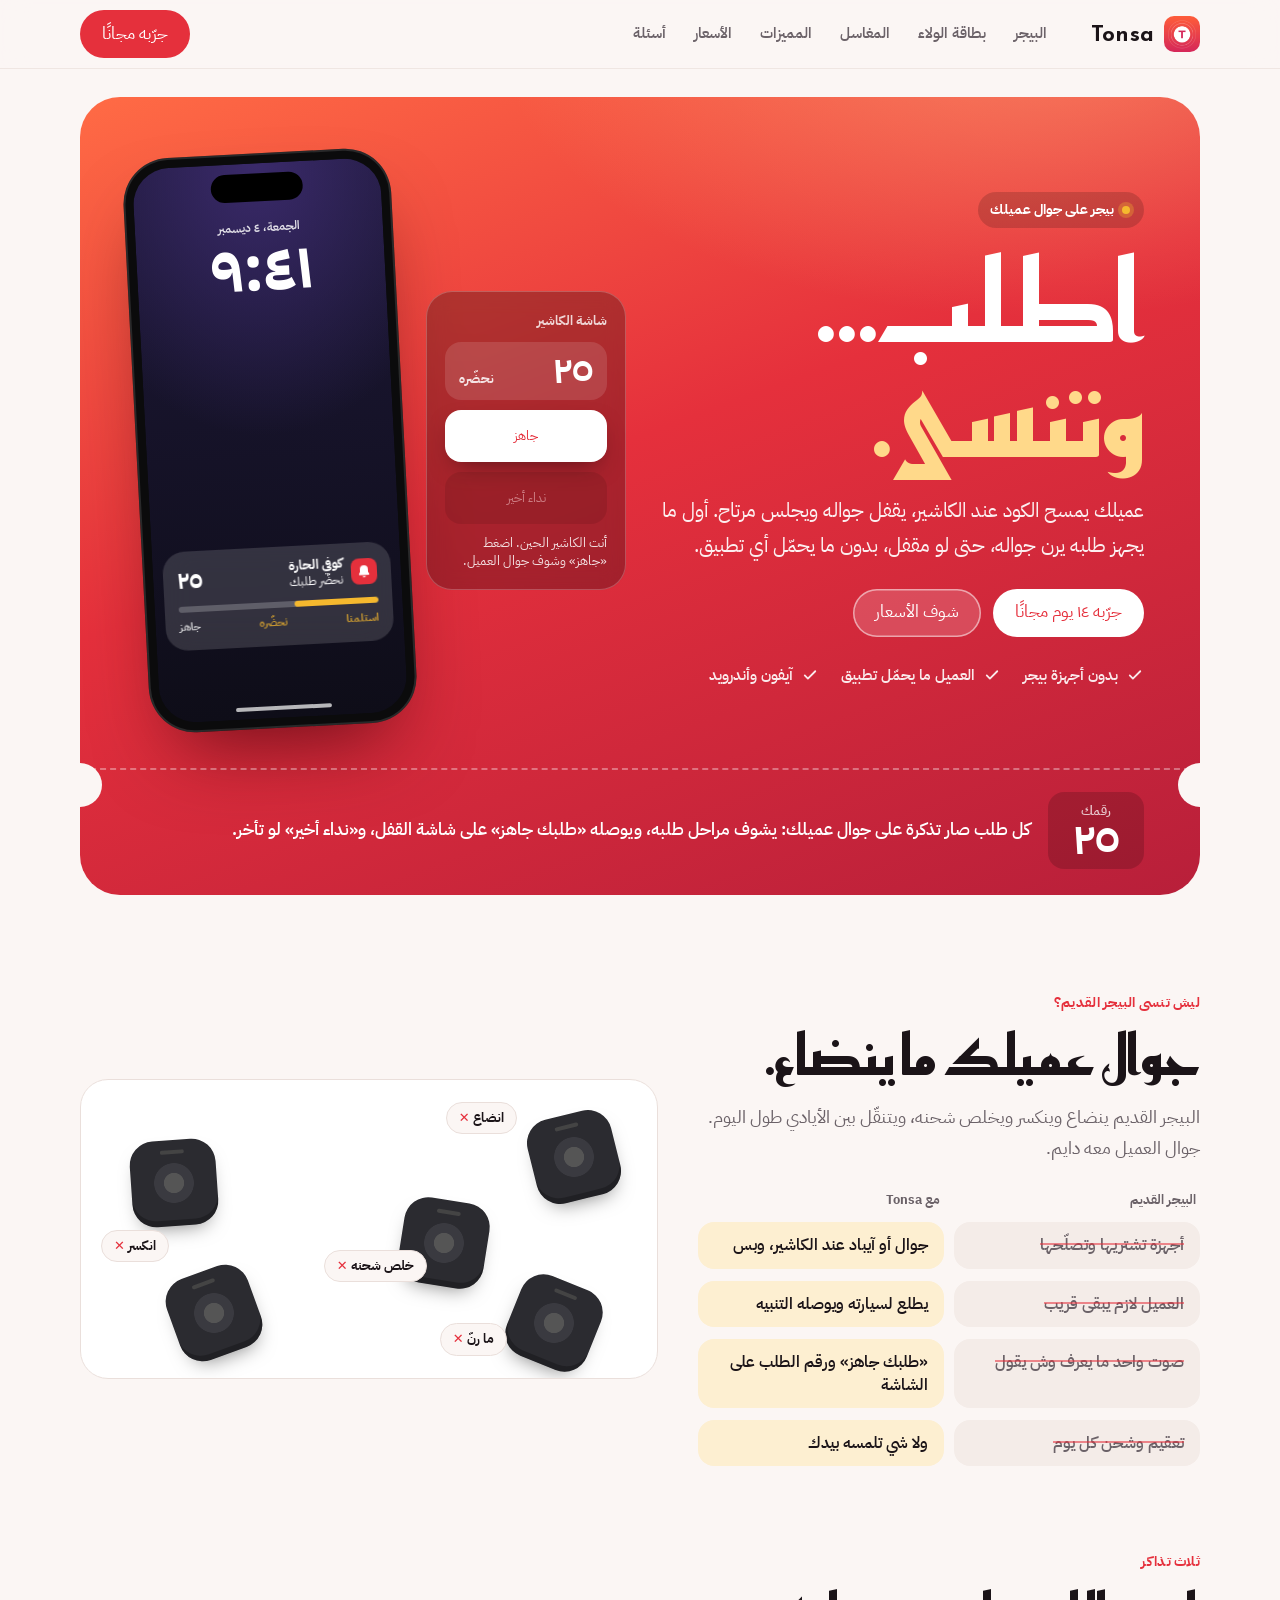
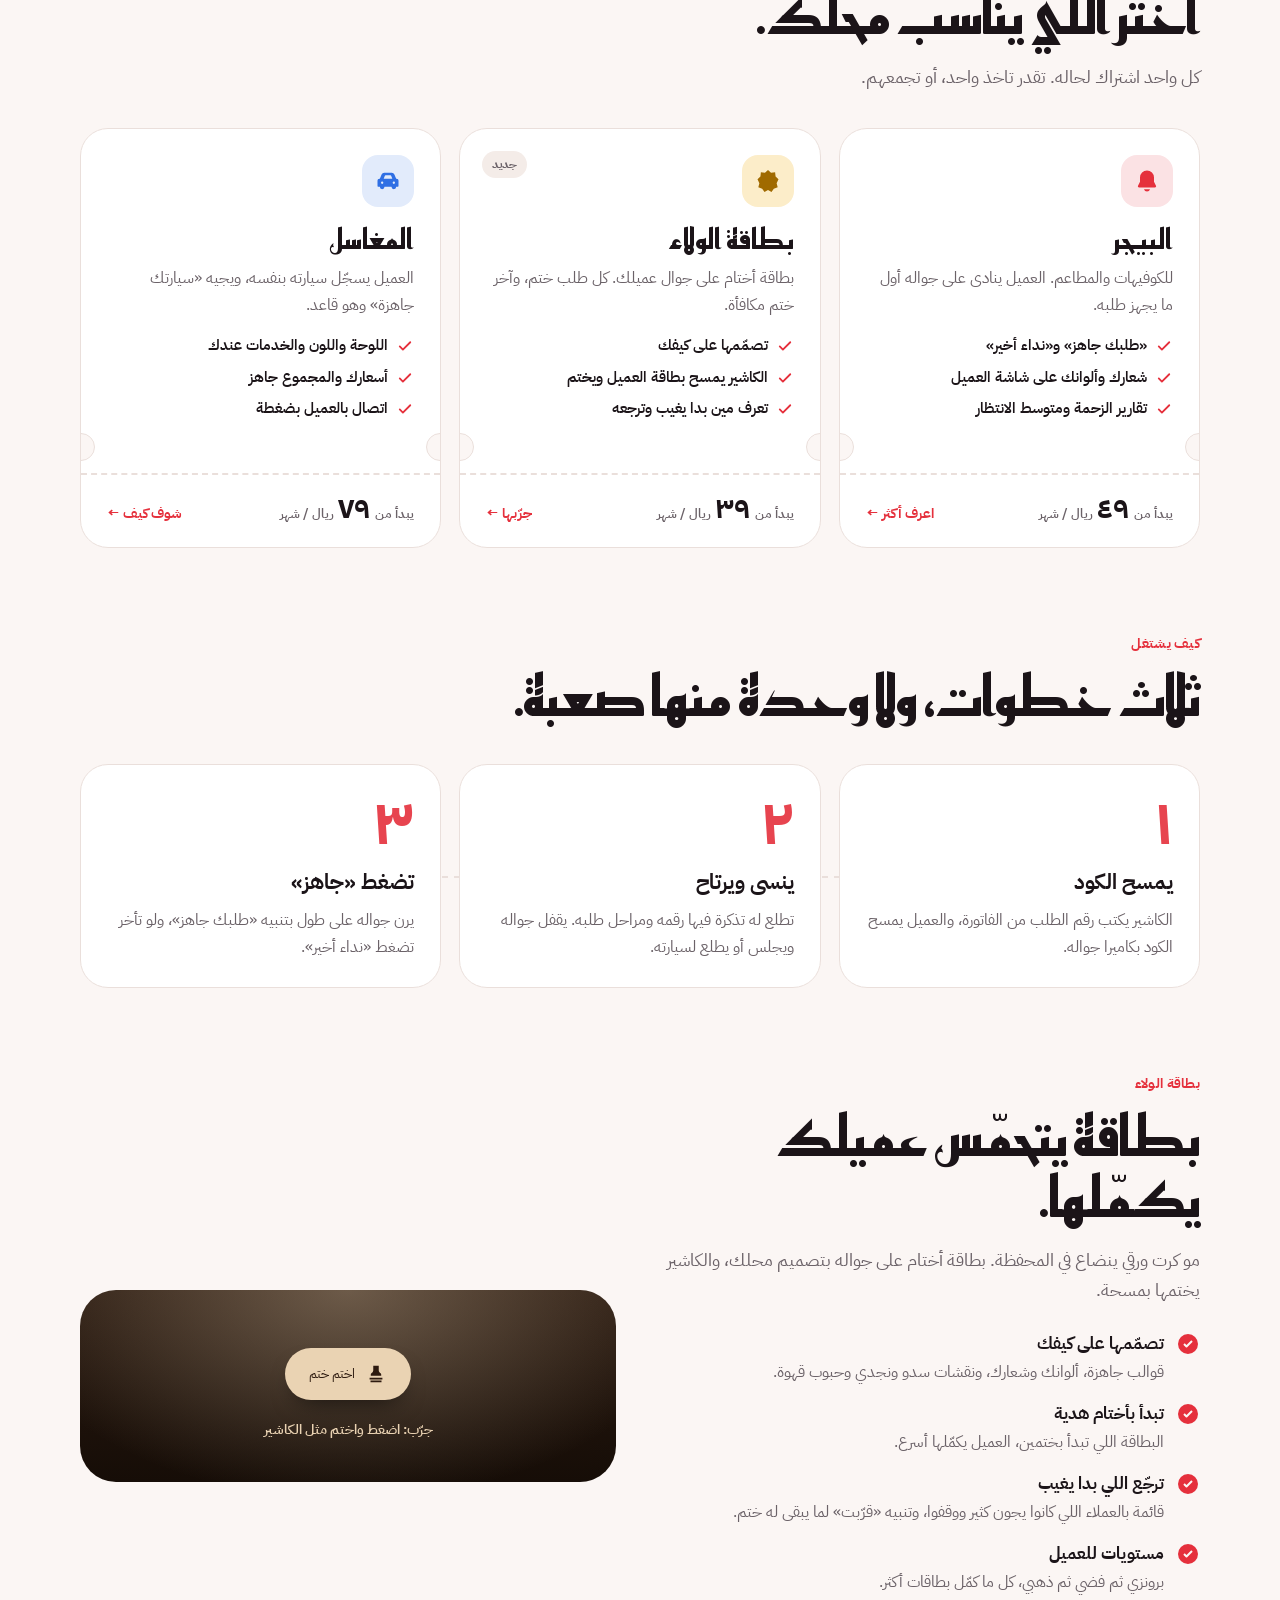
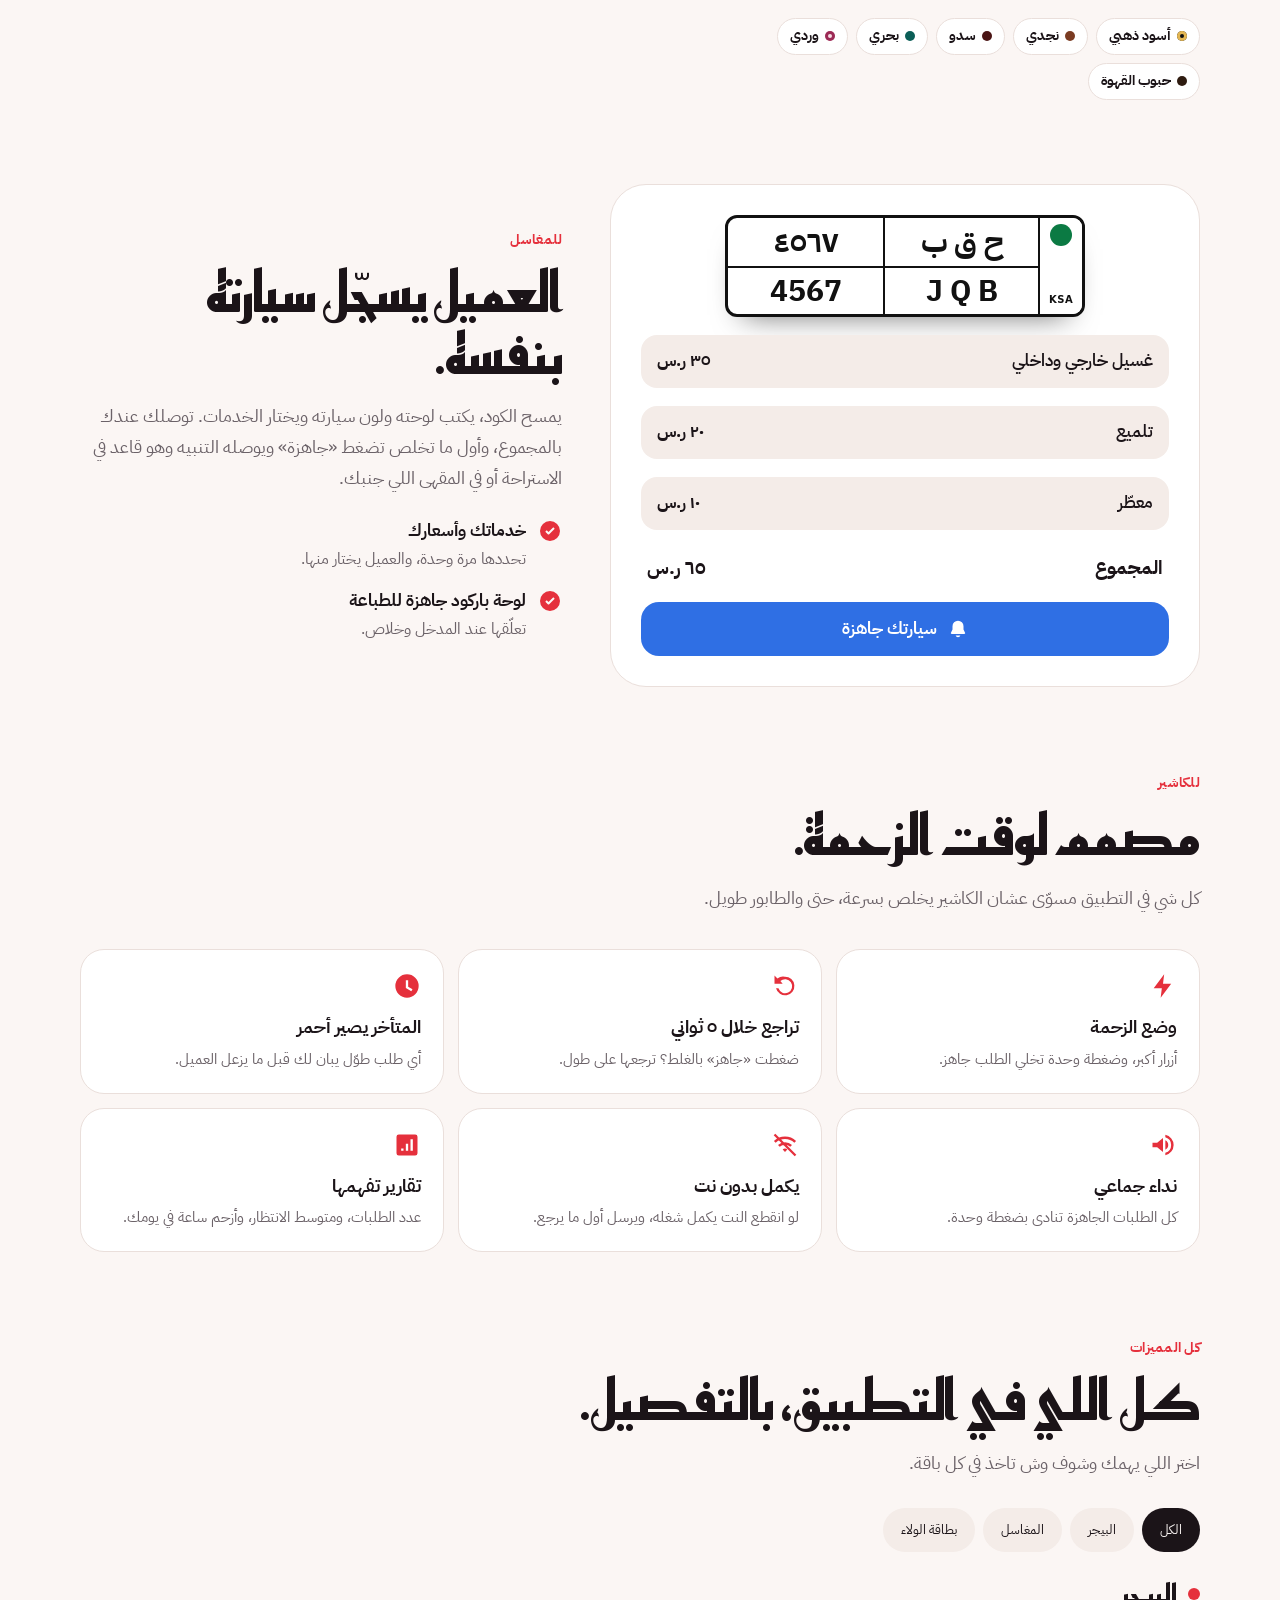
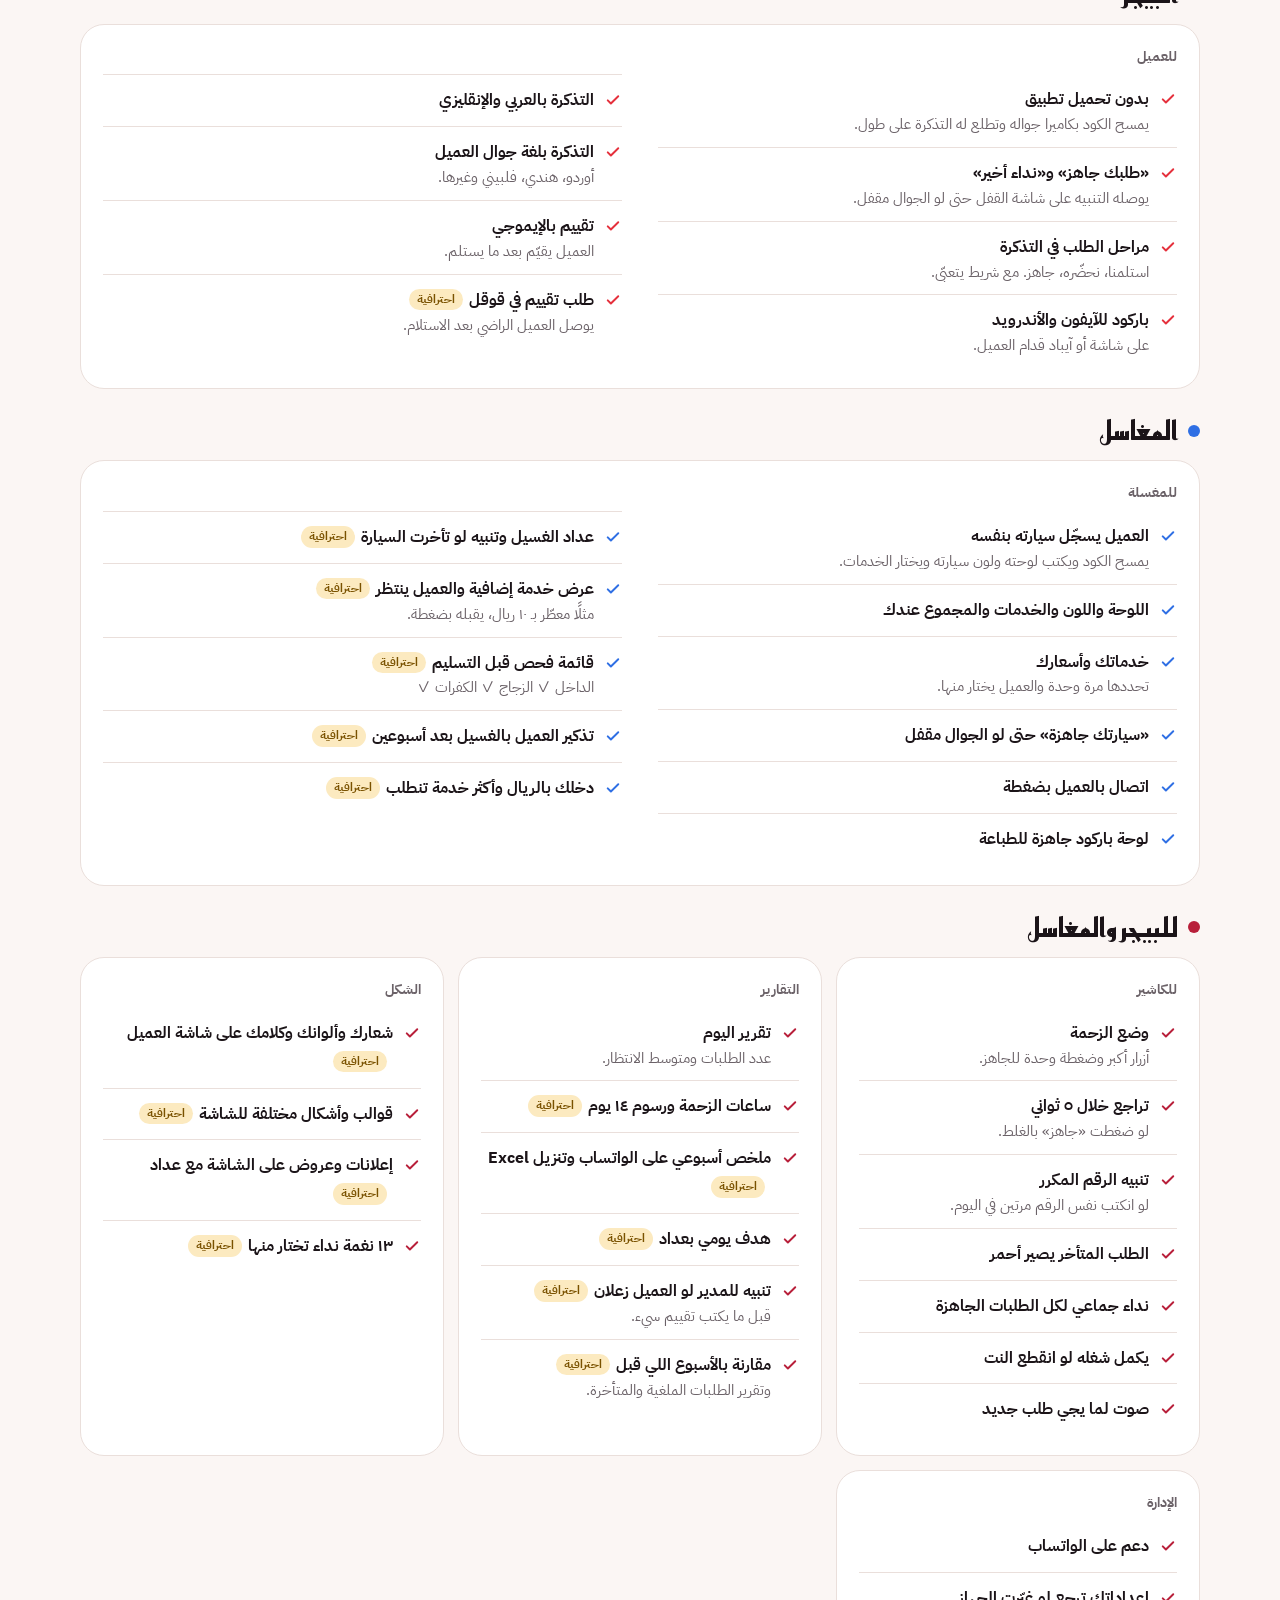
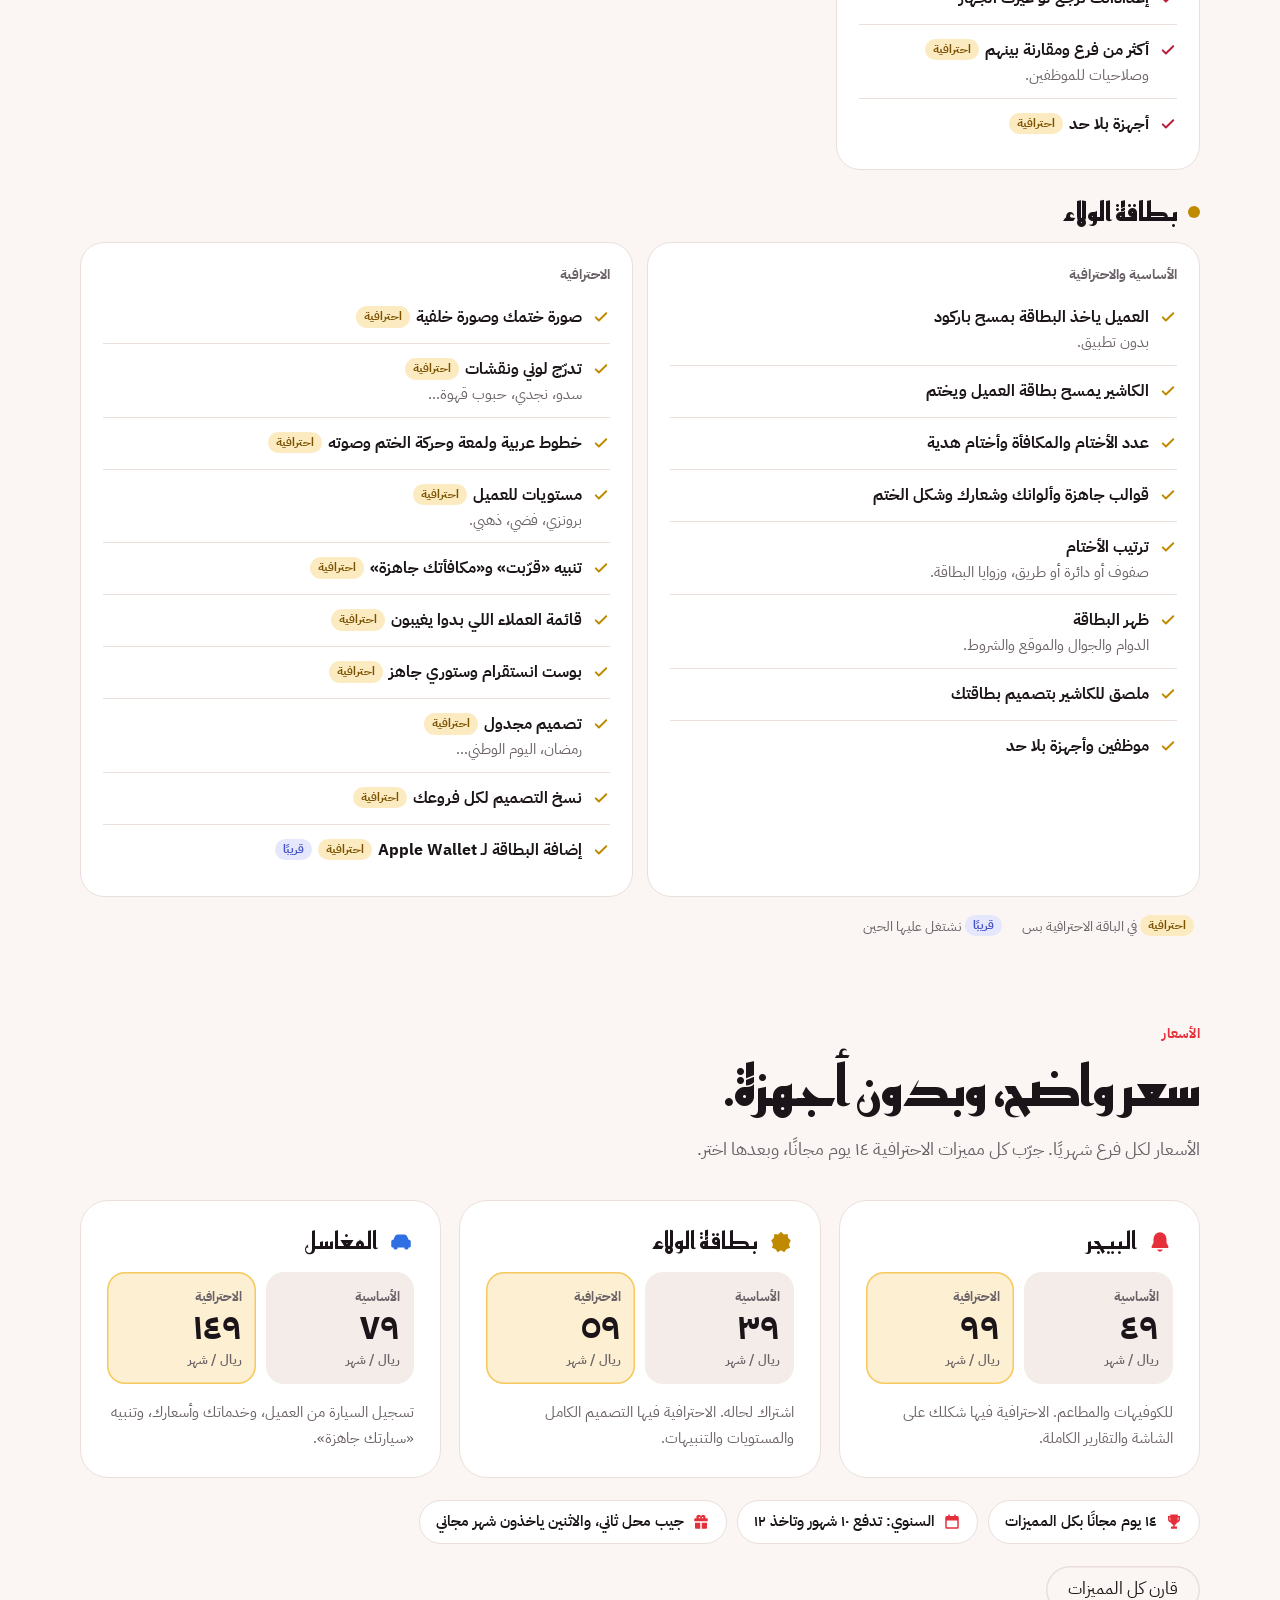
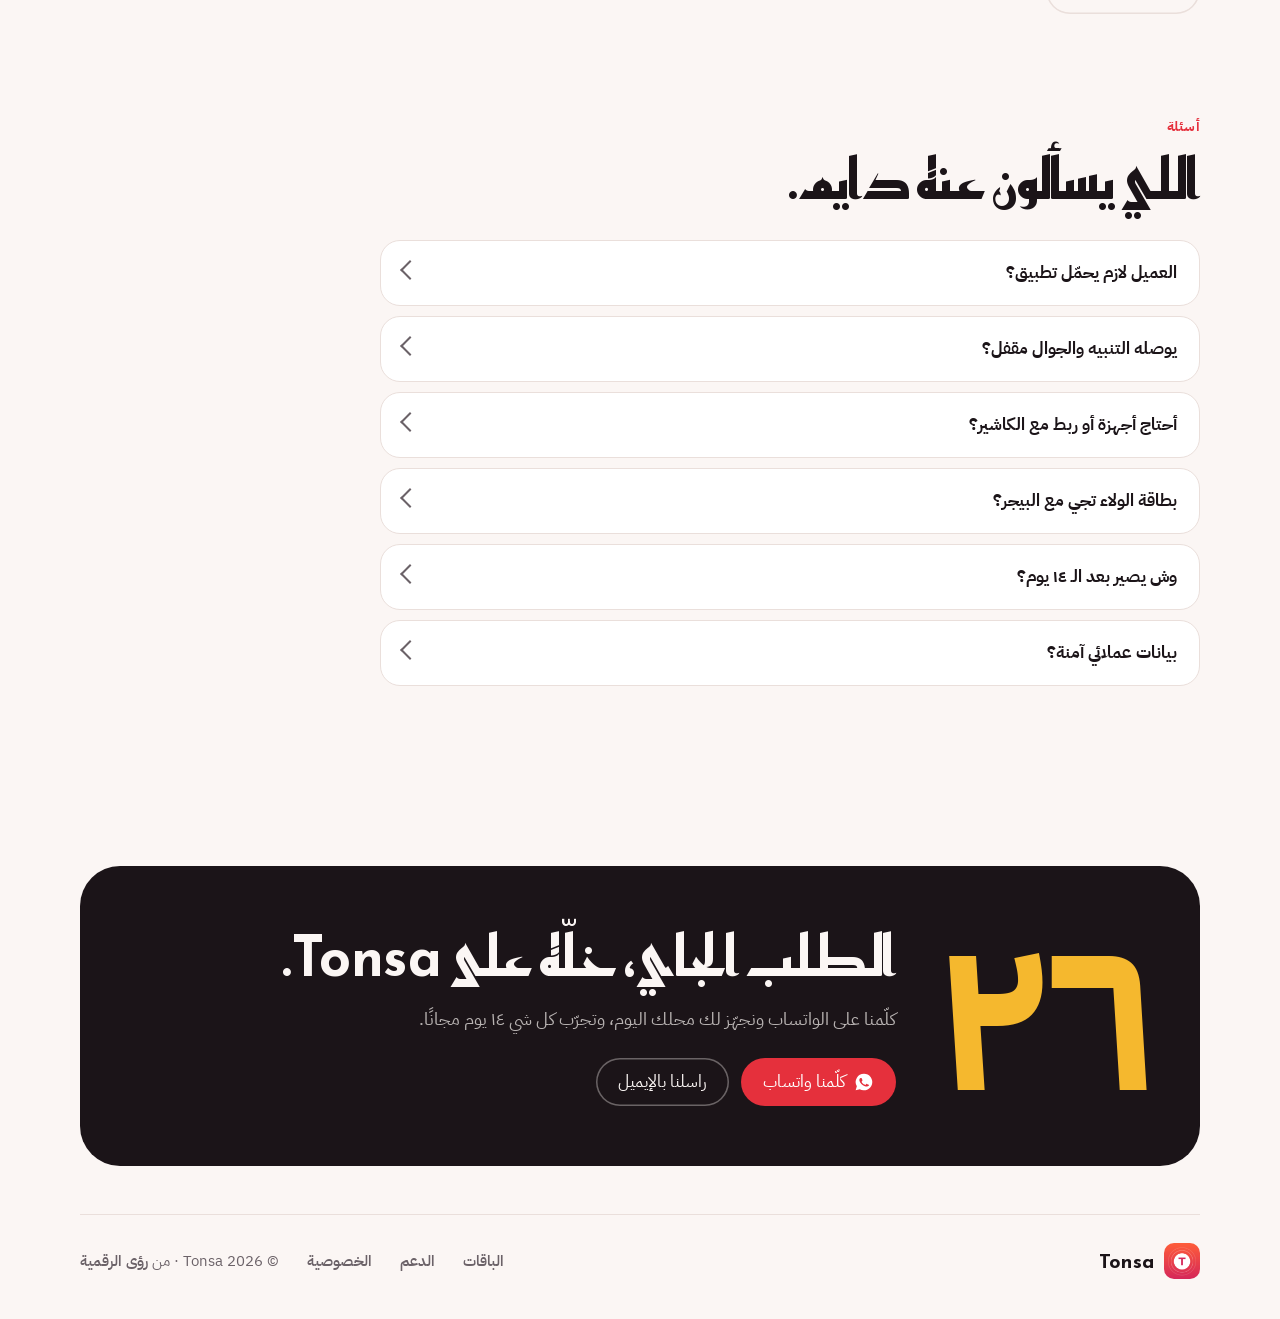
<file: index.html>
<!DOCTYPE html>
<html lang="ar" dir="rtl">
<head>
<meta charset="utf-8">
<meta name="viewport" content="width=device-width,initial-scale=1,viewport-fit=cover">
<meta name="theme-color" content="#E5303C">
<title>Tonsa — اطلب وتنسى. بيجر على جوال عميلك</title>
<meta name="description" content="Tonsa يحوّل جوال عميلك لبيجر: يمسح الكود عند الكاشير، ويرن جواله أول ما يجهز طلبه حتى لو مقفل. بدون تطبيق وبدون أجهزة. للكوفيهات والمطاعم والمغاسل، ومعه بطاقة ولاء بالأختام.">
<meta property="og:title" content="Tonsa — اطلب وتنسى">
<meta property="og:description" content="جوال عميلك هو البيجر. يرن أول ما يجهز طلبه، بدون تطبيق.">
<meta property="og:image" content="https://tonsa-app.github.io/icon.png">
<link rel="icon" href="favicon.png"><link rel="apple-touch-icon" href="apple-touch-icon.png">
<link rel="preconnect" href="https://fonts.googleapis.com"><link rel="preconnect" href="https://fonts.gstatic.com" crossorigin>
<link href="https://fonts.googleapis.com/css2?family=IBM+Plex+Sans+Arabic:wght@400;600;700&family=Reem+Kufi:wght@600;700&display=swap" rel="stylesheet">
<style>
:root{
  --red:#E5303C;--red-deep:#B81F3A;--coral:#FF6B45;--saffron:#F5B82E;
  --ink:#1B1418;--muted:#6B6268;--paper:#FFFFFF;--ground:#FBF6F4;--line:#EADFDB;--soft:#F4ECE8;
  --display:"Reem Kufi","IBM Plex Sans Arabic",system-ui,sans-serif;
  --r:28px;
  --num:"IBM Plex Sans Arabic",system-ui,sans-serif;
}
@media (prefers-color-scheme:dark){:root{--ink:#F6EFEC;--muted:#B5AAAE;--paper:#211A1D;--ground:#140F11;--line:#3A2F33;--soft:#2A2125}}
*{box-sizing:border-box}
html{-webkit-text-size-adjust:100%;scroll-behavior:smooth}
body{margin:0;background:var(--ground);color:var(--ink);font:17px/1.7 "IBM Plex Sans Arabic",system-ui,-apple-system,sans-serif;overflow-x:hidden}
a{color:inherit}
img,svg{display:block}
.wrap{width:min(1120px,100% - 40px);margin-inline:auto}
:focus-visible{outline:3px solid var(--saffron);outline-offset:3px;border-radius:8px}
.sr{position:absolute;width:1px;height:1px;overflow:hidden;clip:rect(0 0 0 0)}

/* ===== الرأس ===== */
.top{position:sticky;top:0;z-index:20;backdrop-filter:saturate(1.4) blur(14px);-webkit-backdrop-filter:saturate(1.4) blur(14px);background:color-mix(in srgb,var(--ground) 82%,transparent);border-bottom:1px solid color-mix(in srgb,var(--line) 70%,transparent)}
.top .wrap{display:flex;align-items:center;gap:20px;height:68px}
.brand{display:flex;align-items:center;gap:10px;text-decoration:none;font:700 22px/1 var(--display);letter-spacing:.01em}
.brand img{width:36px;height:36px;border-radius:10px}
.top nav{display:flex;gap:4px;margin-inline-start:12px}
.top nav a{text-decoration:none;color:var(--muted);font-weight:600;font-size:15px;padding:10px 12px;border-radius:999px}
.top nav a:hover{color:var(--ink);background:var(--soft)}
.top .cta{margin-inline-start:auto}
@media (max-width:820px){.top nav{display:none}}

.btn{display:inline-flex;align-items:center;justify-content:center;gap:8px;min-height:48px;padding:0 22px;border-radius:999px;font:700 16px/1 inherit;font-family:inherit;text-decoration:none;border:0;cursor:pointer;transition:transform .15s ease,background .2s}
.btn:active{transform:scale(.97)}
.btn-red{background:var(--red);color:#fff}.btn-red:hover{background:#d22633}
.btn-ink{background:var(--ink);color:var(--ground)}
.btn-ghost{background:rgba(255,255,255,.16);color:#fff;box-shadow:inset 0 0 0 1.5px rgba(255,255,255,.5)}
.btn-ghost:hover{background:rgba(255,255,255,.24)}
.btn-line{background:transparent;color:var(--ink);box-shadow:inset 0 0 0 1.5px var(--line)}
.btn-line:hover{background:var(--soft)}
.btn svg{width:20px;height:20px}

/* ===== البطل: تذكرة حمراء كبيرة ===== */
.hero{padding:28px 0 12px}
.ticket-hero{position:relative;color:#fff;border-radius:40px;background:
  radial-gradient(900px 500px at 85% -10%,rgba(255,170,120,.55),transparent 60%),
  linear-gradient(160deg,var(--coral),var(--red) 45%,var(--red-deep));
  overflow:hidden;isolation:isolate}
/* قصّات التذكرة على الجنبين */
.ticket-hero::before,.ticket-hero::after{content:"";position:absolute;top:calc(100% - 132px);width:44px;height:44px;border-radius:50%;background:var(--ground);z-index:2}
.ticket-hero::before{left:-22px}.ticket-hero::after{right:-22px}
.hero-grid{display:grid;grid-template-columns:1.05fr .95fr;gap:24px;align-items:center;padding:56px 56px 40px}
.eyebrow{display:inline-flex;align-items:center;gap:8px;font-weight:700;font-size:14px;background:rgba(0,0,0,.16);padding:6px 14px 6px 12px;border-radius:999px}
.eyebrow i{width:8px;height:8px;border-radius:50%;background:var(--saffron);box-shadow:0 0 0 4px rgba(245,184,46,.3)}
.hero h1{font:700 clamp(54px,9vw,112px)/1.02 var(--display);margin:18px 0 18px;letter-spacing:-.01em}
.hero h1 .fade{display:inline-block;color:#FFD98A;position:relative}
.hero h1 .fade{animation:drift 1.2s .5s cubic-bezier(.2,.8,.2,1) both}
@keyframes drift{from{opacity:0;transform:translateY(.25em);filter:blur(6px)}to{opacity:1;transform:none;filter:none}}
.hero p.lead{font-size:clamp(17px,2vw,20px);line-height:1.75;max-width:30em;margin:0 0 26px;color:rgba(255,255,255,.92)}
.hero .actions{display:flex;flex-wrap:wrap;gap:12px}
.hero .btn-white{background:#fff;color:var(--red)}
.perks{display:flex;flex-wrap:wrap;gap:8px 22px;margin:26px 0 0;padding:0;list-style:none;font-size:15px;font-weight:600;color:rgba(255,255,255,.9)}
.perks li{display:flex;align-items:center;gap:8px}
.perks svg{width:18px;height:18px;flex:none}

/* الشريط المثقّب تحت التذكرة */
.stub{position:relative;border-top:2px dashed rgba(255,255,255,.35);padding:22px 56px 26px;display:flex;align-items:center;gap:18px;flex-wrap:wrap;font-weight:600}
.stub .num{font:700 44px/1 var(--num);font-variant-numeric:tabular-nums;background:rgba(0,0,0,.16);border-radius:16px;padding:12px 18px 8px;min-width:96px;text-align:center}
.stub small{display:block;font-size:13px;opacity:.75;font-weight:600}
.stub .say{flex:1;min-width:220px;font-size:17px}

/* ===== العرض الحي: الكاشير والجوال ===== */
.demo{position:relative;display:grid;grid-template-columns:auto 1fr;align-items:center;gap:22px;justify-items:center}
.pad{background:rgba(20,6,10,.28);backdrop-filter:blur(10px);-webkit-backdrop-filter:blur(10px);border:1px solid rgba(255,255,255,.22);border-radius:26px;padding:18px;width:200px;display:flex;flex-direction:column;gap:10px;align-self:center;z-index:1}
.pad h3{margin:0;font-size:13px;font-weight:700;opacity:.8}
.pad .order{display:flex;align-items:baseline;justify-content:space-between;background:rgba(255,255,255,.12);border-radius:16px;padding:10px 14px}
.pad .order b{font:700 38px/1 var(--num);font-variant-numeric:tabular-nums}
.pad .order span{font-size:13px;font-weight:700;opacity:.85}
.pad button{min-height:52px;border-radius:16px;border:0;font:700 18px/1 inherit;font-family:inherit;cursor:pointer;transition:transform .15s,opacity .2s,background .2s}
.pad button:active{transform:scale(.96)}
.pad .go{background:#fff;color:var(--red);box-shadow:0 10px 24px -10px rgba(0,0,0,.5)}
.pad .go.pulse{animation:pulse 1.8s ease-in-out infinite}
@keyframes pulse{0%,100%{box-shadow:0 0 0 0 rgba(255,255,255,.55),0 10px 24px -10px rgba(0,0,0,.5)}50%{box-shadow:0 0 0 10px rgba(255,255,255,0),0 10px 24px -10px rgba(0,0,0,.5)}}
.pad .last{background:rgba(0,0,0,.22);color:#fff}
.pad .reset{background:transparent;color:#fff;min-height:40px;font-size:14px;opacity:.85;text-decoration:underline;text-underline-offset:4px}
.pad button:disabled{opacity:.4;cursor:default}
.pad .hint{font-size:12.5px;line-height:1.5;opacity:.85;margin:0}

.phone{position:relative;width:268px;aspect-ratio:9/19.3;border-radius:46px;background:#0b0b0c;padding:10px;box-shadow:0 40px 80px -30px rgba(60,0,10,.7),0 0 0 2px rgba(255,255,255,.12) inset;transform:rotate(-3deg);transition:transform .5s cubic-bezier(.3,1.4,.5,1)}
.phone.ring{animation:buzz .5s linear 3}
@keyframes buzz{0%,100%{transform:rotate(-3deg) translateX(0)}20%{transform:rotate(-4.5deg) translateX(-5px)}40%{transform:rotate(-1.5deg) translateX(5px)}60%{transform:rotate(-4deg) translateX(-4px)}80%{transform:rotate(-2deg) translateX(4px)}}
.screen{position:relative;height:100%;border-radius:37px;overflow:hidden;color:#fff;
  background:radial-gradient(120% 70% at 50% 0%,#3a2a6a,transparent 70%),linear-gradient(180deg,#1d1838,#0e0d18);transition:background .6s}
.phone.ready .screen{background:radial-gradient(120% 70% at 50% 0%,#ffcf5a,transparent 70%),linear-gradient(180deg,#b9721a,#2a1606)}
.island{position:absolute;top:10px;left:50%;transform:translateX(-50%);width:92px;height:28px;border-radius:20px;background:#000;z-index:3;display:flex;align-items:center;justify-content:space-between;padding:0 10px;overflow:hidden;transition:width .55s cubic-bezier(.3,1.3,.5,1),height .55s cubic-bezier(.3,1.3,.5,1),border-radius .5s}
.island .il{opacity:0;transition:opacity .3s;display:flex;align-items:center;gap:6px;font-size:11px;font-weight:700;white-space:nowrap}
.island .il b{color:var(--saffron);font-family:var(--num);font-size:14px}
.phone.ready .island{width:212px;height:40px;border-radius:22px}
.phone.ready .island .il{opacity:1;transition-delay:.25s}
.clock{text-align:center;margin-top:58px;line-height:1}
.clock small{display:block;font-size:12px;font-weight:600;opacity:.85;margin-bottom:4px}
.clock b{font:700 64px/1 "IBM Plex Sans Arabic",system-ui;letter-spacing:-.02em;font-variant-numeric:tabular-nums}
/* النشاط المباشر على شاشة القفل */
.live{position:absolute;inset-inline:10px;bottom:72px;background:rgba(255,255,255,.14);backdrop-filter:blur(16px);-webkit-backdrop-filter:blur(16px);border-radius:22px;padding:12px 14px 14px;font-size:12px;transition:background .5s}
.phone.ready .live{background:rgba(255,236,190,.92);color:#2a1606}
.live .row{display:flex;align-items:center;gap:8px}
.live .logo{width:26px;height:26px;border-radius:8px;background:var(--red);display:grid;place-items:center;flex:none}
.live .logo svg{width:16px;height:16px}
.live .t{flex:1;line-height:1.3}
.live .t b{display:block;font-size:13px}
.live .no{font:700 24px/1 var(--num);font-variant-numeric:tabular-nums}
.live .bar{height:6px;border-radius:9px;background:rgba(255,255,255,.22);margin-top:10px;overflow:hidden}
.phone.ready .live .bar{background:rgba(42,22,6,.15)}
.live .bar i{display:block;height:100%;width:30%;border-radius:9px;background:var(--saffron);transition:width .8s cubic-bezier(.3,1,.4,1)}
.phone.ready .live .bar i{background:var(--red)}
.live .steps{display:flex;justify-content:space-between;margin-top:6px;font-size:10.5px;font-weight:700;opacity:.8}
.live .steps span.on{opacity:1;color:var(--saffron)}
.phone.ready .live .steps span.on{color:var(--red)}
/* بانر التنبيه */
.banner{position:absolute;inset-inline:10px;top:150px;background:rgba(250,248,252,.96);color:#141014;border-radius:20px;padding:10px 12px;display:flex;gap:10px;align-items:center;box-shadow:0 14px 30px -12px rgba(0,0,0,.6);transform:translateY(-24px) scale(.96);opacity:0;transition:transform .5s cubic-bezier(.3,1.4,.5,1),opacity .3s;z-index:2}
.phone.ready .banner{transform:none;opacity:1}
.banner .logo{width:34px;height:34px;border-radius:9px;background:var(--red);display:grid;place-items:center;flex:none}
.banner .logo svg{width:20px;height:20px}
.banner b{display:block;font-size:13px}.banner span{font-size:12px;color:#5d555b}
.banner time{margin-inline-start:auto;align-self:flex-start;font-size:10.5px;color:#8a8289}
.phone.final .banner{background:#fff3f1}
.phone.final .banner b{color:var(--red)}
.home{position:absolute;bottom:8px;left:50%;transform:translateX(-50%);width:96px;height:4px;border-radius:9px;background:rgba(255,255,255,.7)}
.phone.ready .home{background:rgba(42,22,6,.5)}
.ripple{position:absolute;inset:0;border-radius:46px;pointer-events:none}
.phone.ring .ripple{animation:ripple 1.4s ease-out}
@keyframes ripple{0%{box-shadow:0 0 0 0 rgba(255,214,120,.8)}100%{box-shadow:0 0 0 60px rgba(255,214,120,0)}}

@media (max-width:980px){
  .hero-grid{grid-template-columns:1fr;padding:40px 26px 30px}
  .stub{padding:20px 26px 24px}
  .ticket-hero::before,.ticket-hero::after{top:calc(100% - 140px)}
}
@media (max-width:560px){
  .demo{grid-template-columns:1fr;gap:18px}
  .pad{width:100%;max-width:330px;order:2}
  .phone{width:240px}
  .ticket-hero{border-radius:30px}
}

/* ===== الأقسام ===== */
section{padding:84px 0 0}
.kicker{font-weight:700;font-size:14px;color:var(--red);letter-spacing:.02em;margin:0 0 10px}
h2{font:700 clamp(34px,5vw,56px)/1.1 var(--display);margin:0 0 16px;letter-spacing:-.005em}
.sub{font-size:18px;color:var(--muted);max-width:36em;margin:0}

/* البيجر القديم */
.old{display:grid;grid-template-columns:1fr 1.15fr;gap:40px;align-items:center}
.graveyard{position:relative;background:var(--paper);border-radius:var(--r);padding:30px;border:1px solid var(--line);min-height:300px;overflow:hidden}
.graveyard .pg{position:absolute;width:86px;height:86px;border-radius:24px;background:#2b2b30;box-shadow:inset 0 -6px 0 rgba(0,0,0,.25),0 10px 20px -10px rgba(0,0,0,.5);display:grid;place-items:center}
.graveyard .pg::before{content:"";width:46px;height:46px;border-radius:50%;background:radial-gradient(circle,#555 30%,#3a3a40 32%,#3a3a40 60%,#2b2b30 62%)}
.graveyard .pg i{position:absolute;top:10px;width:24px;height:4px;border-radius:9px;background:#444}
.graveyard .tag{position:absolute;font-size:13px;font-weight:700;background:var(--ground);border:1px solid var(--line);border-radius:999px;padding:4px 12px;white-space:nowrap}
.graveyard .x{color:var(--red)}
.vs{list-style:none;margin:28px 0 0;padding:0;display:grid;gap:12px}
.vs li{display:grid;grid-template-columns:1fr 1fr;gap:10px}
.vs span{border-radius:16px;padding:12px 16px;font-weight:600;font-size:15.5px;line-height:1.45}
.vs .was{background:var(--soft);color:var(--muted);text-decoration:line-through;text-decoration-color:color-mix(in srgb,var(--red) 55%,transparent);text-decoration-thickness:2px}
.vs .now{background:color-mix(in srgb,var(--saffron) 22%,var(--paper));color:var(--ink)}
.vs .head span{background:none;padding:0 4px;font-size:13px;text-decoration:none;color:var(--muted);font-weight:700}

/* المنتجات: ثلاث تذاكر */
.tickets{display:grid;grid-template-columns:repeat(3,1fr);gap:18px;margin-top:36px}
.tk{position:relative;border-radius:var(--r);padding:26px 26px 0;display:flex;flex-direction:column;min-height:420px;overflow:hidden;text-decoration:none;color:var(--ink);background:var(--paper);border:1px solid var(--line);transition:transform .3s cubic-bezier(.3,1.4,.5,1),box-shadow .3s}
.tk:hover{transform:translateY(-6px) rotate(-.6deg);box-shadow:0 30px 50px -30px rgba(80,10,20,.35)}
.tk::before,.tk::after{content:"";position:absolute;bottom:86px;width:26px;height:26px;border-radius:50%;background:var(--ground);border:1px solid var(--line)}
.tk::before{left:-14px}.tk::after{right:-14px}
.tk .ic{width:52px;height:52px;border-radius:16px;display:grid;place-items:center;margin-bottom:16px}
.tk .ic svg{width:28px;height:28px}
.tk h3{font:700 28px/1.2 var(--display);margin:0 0 8px}
.tk p{margin:0;color:var(--muted);font-size:16px}
.tk ul{margin:14px 0 0;padding:0;list-style:none;font-size:15px;font-weight:600;display:grid;gap:6px}
.tk ul li{display:flex;gap:8px;align-items:flex-start}
.tk ul svg{width:18px;height:18px;flex:none;margin-top:4px;color:var(--red)}
.tk .foot{margin:auto -26px 0;border-top:2px dashed var(--line);padding:18px 26px 20px;display:flex;align-items:baseline;justify-content:space-between}
.tk .foot b{font:700 30px/1 var(--num);font-variant-numeric:tabular-nums}
.tk .foot small{color:var(--muted);font-weight:600;font-size:13px}
.tk .foot .go{font-weight:700;font-size:14px;color:var(--red)}
.tk.pager .ic{background:color-mix(in srgb,var(--red) 14%,var(--paper));color:var(--red)}
.tk.wash .ic{background:color-mix(in srgb,#2F6FE4 14%,var(--paper));color:#2F6FE4}
.tk.loy .ic{background:color-mix(in srgb,var(--saffron) 26%,var(--paper));color:#A06A00}
.tk .badge{position:absolute;top:22px;inset-inline-end:22px;font-size:12px;font-weight:700;border-radius:999px;padding:3px 10px;background:var(--soft);color:var(--muted)}

/* كيف يشتغل */
.how{display:grid;grid-template-columns:repeat(3,1fr);gap:18px;margin-top:36px;counter-reset:s}
.step{position:relative;background:var(--paper);border:1px solid var(--line);border-radius:var(--r);padding:26px}
.step .n{font:700 64px/1 var(--num);color:var(--red);opacity:.9;font-variant-numeric:tabular-nums}
.step h3{font-size:21px;margin:10px 0 6px}
.step p{margin:0;color:var(--muted);font-size:16px}
.step:not(:last-child)::after{content:"";position:absolute;top:50%;inset-inline-end:-18px;width:18px;border-top:2px dashed var(--line)}

/* الولاء: بطاقة حية */
.loyal{display:grid;grid-template-columns:1fr 1fr;gap:48px;align-items:center}
.loyal-stage{position:relative;border-radius:36px;padding:40px 24px;display:grid;place-items:center;gap:18px;background:
  radial-gradient(500px 300px at 50% 0%,rgba(234,211,179,.35),transparent 70%),linear-gradient(180deg,#2a1a10,#160d07);overflow:hidden}
.loyal-stage .lc-wrap{max-width:330px}
.stampbtn{display:inline-flex;align-items:center;gap:10px;min-height:52px;padding:0 24px;border-radius:999px;border:0;background:#EAD3B3;color:#2E1B10;font:700 17px/1 inherit;font-family:inherit;cursor:pointer;box-shadow:0 12px 24px -12px rgba(0,0,0,.7);transition:transform .15s}
.stampbtn:active{transform:scale(.95)}
.stampbtn svg{width:22px;height:22px}
.loyal-stage .note{color:#EAD3B3;font-size:14px;font-weight:600;min-height:1.6em;margin:0;text-align:center}
.checks{list-style:none;padding:0;margin:24px 0 0;display:grid;gap:14px}
.checks li{display:flex;gap:12px;align-items:flex-start;font-size:16.5px}
.checks svg{width:24px;height:24px;flex:none;color:var(--red);margin-top:2px}
.checks b{display:block}
.checks span{color:var(--muted);font-size:15.5px}
.chips{display:flex;flex-wrap:wrap;gap:8px;margin-top:22px}
.chips span{font-size:13.5px;font-weight:700;border-radius:999px;padding:6px 12px;border:1px solid var(--line);background:var(--paper)}
.chips span i{display:inline-block;width:10px;height:10px;border-radius:50%;margin-inline-end:6px;vertical-align:-1px}

/* المغسلة: لوحة سعودية */
.washsec{display:grid;grid-template-columns:1.1fr .9fr;gap:48px;align-items:center}
.carcard{background:var(--paper);border:1px solid var(--line);border-radius:36px;padding:30px;display:grid;gap:18px}
.plate{direction:ltr;display:grid;grid-template-columns:1fr 1fr 44px;width:min(360px,100%);margin-inline:auto;border:3px solid #111;border-radius:12px;background:#fff;color:#111;overflow:hidden;font-weight:700;box-shadow:0 16px 30px -18px rgba(0,0,0,.6)}
.plate div{display:grid;grid-template-rows:1fr 1fr;text-align:center}
.plate div span{display:grid;place-items:center;font-size:30px;line-height:1;padding:8px 4px;font-variant-numeric:tabular-nums}
.plate div span+span{border-top:2px solid #111}
.plate div+div{border-left:2px solid #111}
.plate .ksa{background:#fff;border-left:2px solid #111;display:flex;flex-direction:column;align-items:center;justify-content:space-between;padding:6px 0;font-size:10px;font-family:system-ui;letter-spacing:.05em}
.plate .ksa i{width:22px;height:22px;border-radius:50%;background:#0B7A43}
.wash-line{display:flex;justify-content:space-between;align-items:center;padding:12px 16px;border-radius:16px;background:var(--soft);font-weight:600}
.wash-line b{font-variant-numeric:tabular-nums}
.wash-total{display:flex;justify-content:space-between;align-items:center;padding:4px 6px 0;font-weight:700;font-size:19px}
.wash-ready{display:flex;align-items:center;justify-content:center;gap:10px;min-height:54px;border-radius:18px;background:#2F6FE4;color:#fff;font-weight:700;font-size:17px}

/* للموظفين */
.staff{display:grid;grid-template-columns:repeat(3,1fr);gap:14px;margin-top:36px}
.feat{background:var(--paper);border:1px solid var(--line);border-radius:24px;padding:22px}
.feat svg{width:28px;height:28px;color:var(--red)}
.feat h3{font-size:18px;margin:12px 0 4px}
.feat p{margin:0;color:var(--muted);font-size:15px;line-height:1.6}

/* كل المميزات (من features.js) */
.ftabs{display:flex;gap:8px;flex-wrap:wrap;margin:30px 0 22px}
.ftabs button{min-height:44px;padding:0 18px;border-radius:999px;border:0;background:var(--soft);color:var(--ink);font:700 15px/1 inherit;font-family:inherit;cursor:pointer}
.ftabs button[aria-pressed=true]{background:var(--ink);color:var(--ground)}
.fblock{margin-top:26px}
.fblock>h3{display:flex;align-items:center;gap:10px;font:700 26px/1.2 var(--display);margin:0 0 14px}
.fblock>h3 i{width:12px;height:12px;border-radius:50%}
.fgroups{display:grid;grid-template-columns:repeat(auto-fit,minmax(300px,1fr));gap:14px}
.fgroup{background:var(--paper);border:1px solid var(--line);border-radius:24px;padding:20px 22px}
.fgroup h4{margin:0 0 6px;font-size:14px;color:var(--muted);font-weight:700}
.fgroup ul{list-style:none;margin:0;padding:0}
.fgroup li{padding:11px 0;border-top:1px solid var(--line);display:flex;gap:10px;align-items:flex-start}
.fgroup li:first-child{border-top:0}
.fgroup li svg{width:18px;height:18px;flex:none;margin-top:5px}
.fgroup li b{font-size:16px;font-weight:700}
.fgroup li span.d{display:block;color:var(--muted);font-size:14.5px;line-height:1.5}
.fb{display:inline-block;font-size:11.5px;font-weight:700;border-radius:999px;padding:1px 8px;margin-inline-start:6px;vertical-align:2px}
.fb.pro{background:color-mix(in srgb,var(--saffron) 30%,var(--paper));color:#7A5200}
.fb.soon{background:color-mix(in srgb,#5B6CF0 16%,var(--paper));color:#4553C9}
@media (prefers-color-scheme:dark){.fb.pro{color:#F5C85A}.fb.soon{color:#9AA5FF}}
.fgroup li{break-inside:avoid}
@media (min-width:900px){.fgroup:only-child ul{columns:2;column-gap:36px}.fgroup:only-child li:nth-child(2){border-top:1px solid var(--line)}}
.flegend{display:flex;gap:14px;flex-wrap:wrap;color:var(--muted);font-size:14px;margin-top:18px}

/* الأسعار */
.prices{display:grid;grid-template-columns:repeat(3,1fr);gap:18px;margin-top:36px}
.price{background:var(--paper);border:1px solid var(--line);border-radius:var(--r);padding:26px;display:flex;flex-direction:column;gap:16px}
.price h3{margin:0;font:700 24px/1.2 var(--display);display:flex;align-items:center;gap:10px}
.price h3 svg{width:26px;height:26px}
.tiers{display:grid;grid-template-columns:1fr 1fr;gap:10px}
.tier{border-radius:18px;padding:14px;background:var(--soft)}
.tier.pro{background:color-mix(in srgb,var(--saffron) 22%,var(--paper));box-shadow:inset 0 0 0 1.5px color-mix(in srgb,var(--saffron) 70%,transparent)}
.tier small{display:block;font-weight:700;font-size:13px;color:var(--muted)}
.tier b{font:700 36px/1.1 var(--num);font-variant-numeric:tabular-nums}
.tier i{font-style:normal;font-size:12.5px;color:var(--muted);font-weight:600;display:block}
.price p{margin:0;color:var(--muted);font-size:15px}
.deals{display:flex;flex-wrap:wrap;gap:10px;margin-top:22px}
.deals span{display:inline-flex;align-items:center;gap:8px;font-weight:600;font-size:15px;background:var(--paper);border:1px solid var(--line);border-radius:999px;padding:8px 16px}
.deals svg{width:18px;height:18px;color:var(--red)}

/* الأسئلة */
.faq{max-width:820px;margin-top:30px;display:grid;gap:10px}
.faq details{background:var(--paper);border:1px solid var(--line);border-radius:20px;padding:0 22px}
.faq summary{cursor:pointer;list-style:none;display:flex;justify-content:space-between;align-items:center;gap:16px;min-height:64px;font-weight:700;font-size:17px}
.faq summary::-webkit-details-marker{display:none}
.faq summary::after{content:"";width:12px;height:12px;border-inline-end:2.5px solid var(--muted);border-bottom:2.5px solid var(--muted);transform:rotate(45deg);transition:transform .25s;flex:none;margin-top:-6px}
.faq details[open] summary::after{transform:rotate(225deg);margin-top:6px}
.faq details p{margin:0 0 20px;color:var(--muted)}

/* النهاية */
.final{margin:96px 0 0;position:relative;border-radius:40px;background:var(--ink);color:var(--ground);padding:60px 40px;display:grid;grid-template-columns:auto 1fr;gap:40px;align-items:center;overflow:hidden}
.final .big{font:700 clamp(120px,18vw,220px)/.8 var(--num);color:var(--saffron);font-variant-numeric:tabular-nums}
.final h2{color:var(--ground)}
.final p{margin:0 0 24px;color:color-mix(in srgb,var(--ground) 70%,transparent);font-size:18px}
.final .actions{display:flex;flex-wrap:wrap;gap:12px}
.final .btn-line{color:var(--ground);box-shadow:inset 0 0 0 1.5px color-mix(in srgb,var(--ground) 35%,transparent)}
.final .btn-line:hover{background:rgba(255,255,255,.08)}

footer{padding:48px 0 40px;color:var(--muted);font-size:15px}
footer .wrap{display:flex;flex-wrap:wrap;gap:12px 28px;align-items:center;border-top:1px solid var(--line);padding-top:28px}
footer a{text-decoration:none;font-weight:600}
footer a:hover{color:var(--ink)}
footer .brand{color:var(--ink);font-size:20px;margin-inline-end:auto}

/* ظهور الأقسام */
.js .rise{opacity:0;transform:translateY(24px);transition:opacity .7s ease,transform .7s cubic-bezier(.2,.8,.2,1)}
.js .rise.in{opacity:1;transform:none}

@media (max-width:980px){
  .old,.loyal,.washsec{grid-template-columns:1fr;gap:32px}
  .tickets,.how,.prices{grid-template-columns:1fr}
  .staff{grid-template-columns:1fr 1fr}
  .step:not(:last-child)::after{display:none}
  .final{grid-template-columns:1fr;padding:44px 26px;gap:10px}
  .tk{min-height:0}
}
@media (max-width:560px){.staff{grid-template-columns:1fr}.vs li{grid-template-columns:1fr}.vs .head{display:none}}
@media (prefers-reduced-motion:reduce){
  *,*::before,*::after{animation:none!important;transition:none!important}
  .js .rise{opacity:1;transform:none}
  html{scroll-behavior:auto}
}
</style>
</head>
<body>
<script>document.documentElement.classList.add("js")</script>

<header class="top">
  <div class="wrap">
    <a class="brand" href="./"><img src="https://tonsa-app.github.io/icon.png" alt="">Tonsa</a>
    <nav aria-label="الأقسام">
      <a href="#pager">البيجر</a>
      <a href="#loyalty">بطاقة الولاء</a>
      <a href="#wash">المغاسل</a>
      <a href="#features">المميزات</a>
      <a href="#prices">الأسعار</a>
      <a href="#faq">أسئلة</a>
    </nav>
    <a class="btn btn-red cta" href="https://wa.me/966505484034?text=%D8%A3%D8%A8%D9%8A%20%D8%A3%D8%AC%D8%B1%D8%A8%20Tonsa%20%D9%85%D8%AC%D8%A7%D9%86%D9%8B%D8%A7">جرّبه مجانًا</a>
  </div>
</header>

<main>
<!-- ===== البطل ===== -->
<div class="hero wrap" id="pager">
  <div class="ticket-hero">
    <div class="hero-grid">
      <div>
        <span class="eyebrow"><i></i>بيجر على جوال عميلك</span>
        <h1>اطلب…<br><span class="fade">وتنسى.</span></h1>
        <p class="lead">عميلك يمسح الكود عند الكاشير، يقفل جواله ويجلس مرتاح. أول ما يجهز طلبه يرن جواله، حتى لو مقفل، بدون ما يحمّل أي تطبيق.</p>
        <div class="actions">
          <a class="btn btn-white" href="https://wa.me/966505484034?text=%D8%A3%D8%A8%D9%8A%20%D8%A3%D8%AC%D8%B1%D8%A8%20Tonsa%20%D9%85%D8%AC%D8%A7%D9%86%D9%8B%D8%A7">جرّبه ١٤ يوم مجانًا</a>
          <a class="btn btn-ghost" href="#prices">شوف الأسعار</a>
        </div>
        <ul class="perks">
          <li><svg viewBox="0 0 24 24" fill="none" stroke="currentColor" stroke-width="2.4" stroke-linecap="round" stroke-linejoin="round" aria-hidden="true"><path d="m5 12.5 4.2 4.2L19 7"/></svg>بدون أجهزة بيجر</li>
          <li><svg viewBox="0 0 24 24" fill="none" stroke="currentColor" stroke-width="2.4" stroke-linecap="round" stroke-linejoin="round" aria-hidden="true"><path d="m5 12.5 4.2 4.2L19 7"/></svg>العميل ما يحمّل تطبيق</li>
          <li><svg viewBox="0 0 24 24" fill="none" stroke="currentColor" stroke-width="2.4" stroke-linecap="round" stroke-linejoin="round" aria-hidden="true"><path d="m5 12.5 4.2 4.2L19 7"/></svg>آيفون وأندرويد</li>
        </ul>
      </div>

      <!-- العرض الحي -->
      <div class="demo" aria-label="جرّب النداء">
        <div class="pad">
          <h3>شاشة الكاشير</h3>
          <div class="order"><b id="ordNo">٢٥</b><span id="ordState">نحضّره</span></div>
          <button class="go pulse" id="btnReady" type="button">جاهز</button>
          <button class="last" id="btnLast" type="button" disabled>نداء أخير</button>
          <button class="reset" id="btnReset" type="button" hidden>طلب جديد</button>
          <p class="hint" id="hint">أنت الكاشير الحين. اضغط «جاهز» وشوف جوال العميل.</p>
        </div>
        <div class="phone" id="phone" aria-hidden="true">
          <div class="ripple"></div>
          <div class="screen">
            <div class="island"><span class="il"><b id="isNo">٢٥</b>طلبك جاهز</span><span class="il">☕</span></div>
            <div class="clock"><small id="pDate">الجمعة ٢٧ نوفمبر</small><b>٩:٤١</b></div>
            <div class="banner">
              <span class="logo"><svg viewBox="0 0 24 24" fill="#fff"><path d="M12 3a6 6 0 0 0-6 6v3.6L4.3 16a1 1 0 0 0 .9 1.5h13.6a1 1 0 0 0 .9-1.5L18 12.6V9a6 6 0 0 0-6-6Zm-2.6 16a2.7 2.7 0 0 0 5.2 0Z"/></svg></span>
              <div><b id="bTitle">طلبك جاهز</b><span id="bBody">رقم ٢٥ · تفضّل استلمه من الكاشير</span></div>
              <time>الحين</time>
            </div>
            <div class="live">
              <div class="row">
                <span class="logo"><svg viewBox="0 0 24 24" fill="#fff"><path d="M12 3a6 6 0 0 0-6 6v3.6L4.3 16a1 1 0 0 0 .9 1.5h13.6a1 1 0 0 0 .9-1.5L18 12.6V9a6 6 0 0 0-6-6Zm-2.6 16a2.7 2.7 0 0 0 5.2 0Z"/></svg></span>
                <div class="t"><b>كوفي الحارة</b><span id="lState">نحضّر طلبك</span></div>
                <span class="no" id="lNo">٢٥</span>
              </div>
              <div class="bar"><i id="lBar"></i></div>
              <div class="steps"><span class="on">استلمنا</span><span class="on" id="s2">نحضّره</span><span id="s3">جاهز</span></div>
            </div>
            <div class="home"></div>
          </div>
        </div>
        <p class="sr" aria-live="polite" id="live"></p>
      </div>
    </div>
    <div class="stub">
      <div class="num"><small>رقمك</small><span id="stubNo">٢٥</span></div>
      <div class="say">كل طلب صار تذكرة على جوال عميلك: يشوف مراحل طلبه، ويوصله «طلبك جاهز» على شاشة القفل، و«نداء أخير» لو تأخر.</div>
    </div>
  </div>
</div>

<!-- ===== البيجر القديم ===== -->
<section class="wrap rise">
  <div class="old">
    <div>
      <p class="kicker">ليش تنسى البيجر القديم؟</p>
      <h2>جوال عميلك ما ينضاع.</h2>
      <p class="sub">البيجر القديم ينضاع وينكسر ويخلص شحنه، ويتنقّل بين الأيادي طول اليوم. جوال العميل معه دايم.</p>
      <ul class="vs">
        <li class="head"><span>البيجر القديم</span><span>مع Tonsa</span></li>
        <li><span class="was">أجهزة تشتريها وتصلّحها</span><span class="now">جوال أو آيباد عند الكاشير، وبس</span></li>
        <li><span class="was">العميل لازم يبقى قريب</span><span class="now">يطلع لسيارته ويوصله التنبيه</span></li>
        <li><span class="was">صوت واحد ما يعرف وش يقول</span><span class="now">«طلبك جاهز» ورقم الطلب على الشاشة</span></li>
        <li><span class="was">تعقيم وشحن كل يوم</span><span class="now">ولا شي تلمسه بيدك</span></li>
      </ul>
    </div>
    <div class="graveyard" aria-hidden="true" id="grave">
      <div class="pg" style="top:34px;right:40px;transform:rotate(-14deg)"><i></i></div>
      <div class="pg" style="top:120px;right:170px;transform:rotate(9deg)"><i></i></div>
      <div class="pg" style="top:200px;right:60px;transform:rotate(22deg)"><i></i></div>
      <div class="pg" style="top:60px;left:50px;transform:rotate(-4deg)"><i></i></div>
      <div class="pg" style="top:190px;left:90px;transform:rotate(-20deg)"><i></i></div>
      <span class="tag" style="top:22px;right:140px">انضاع <b class="x">✕</b></span>
      <span class="tag" style="top:170px;right:230px">خلص شحنه <b class="x">✕</b></span>
      <span class="tag" style="top:150px;left:20px">انكسر <b class="x">✕</b></span>
      <span class="tag" style="bottom:22px;right:150px">ما رنّ <b class="x">✕</b></span>
    </div>
  </div>
</section>

<!-- ===== المنتجات ===== -->
<section class="wrap rise">
  <p class="kicker">ثلاث تذاكر</p>
  <h2>اختر اللي يناسب محلك.</h2>
  <p class="sub">كل واحد اشتراك لحاله. تقدر تاخذ واحد، أو تجمعهم.</p>
  <div class="tickets">
    <a class="tk pager" href="#pager">
      <span class="ic"><svg viewBox="0 0 24 24" fill="currentColor" aria-hidden="true"><path d="M12 3a6 6 0 0 0-6 6v3.6L4.3 16a1 1 0 0 0 .9 1.5h13.6a1 1 0 0 0 .9-1.5L18 12.6V9a6 6 0 0 0-6-6Zm-2.6 16a2.7 2.7 0 0 0 5.2 0Z"/></svg></span>
      <h3>البيجر</h3>
      <p>للكوفيهات والمطاعم. العميل ينادى على جواله أول ما يجهز طلبه.</p>
      <ul>
        <li><svg viewBox="0 0 24 24" fill="none" stroke="currentColor" stroke-width="2.4" stroke-linecap="round" stroke-linejoin="round" aria-hidden="true"><path d="m5 12.5 4.2 4.2L19 7"/></svg>«طلبك جاهز» و«نداء أخير»</li>
        <li><svg viewBox="0 0 24 24" fill="none" stroke="currentColor" stroke-width="2.4" stroke-linecap="round" stroke-linejoin="round" aria-hidden="true"><path d="m5 12.5 4.2 4.2L19 7"/></svg>شعارك وألوانك على شاشة العميل</li>
        <li><svg viewBox="0 0 24 24" fill="none" stroke="currentColor" stroke-width="2.4" stroke-linecap="round" stroke-linejoin="round" aria-hidden="true"><path d="m5 12.5 4.2 4.2L19 7"/></svg>تقارير الزحمة ومتوسط الانتظار</li>
      </ul>
      <div class="foot"><span><small>يبدأ من</small> <b>٤٩</b> <small>ريال / شهر</small></span><span class="go">اعرف أكثر ←</span></div>
    </a>
    <a class="tk loy" href="#loyalty">
      <span class="badge">جديد</span>
      <span class="ic"><svg viewBox="0 0 24 24" fill="currentColor" aria-hidden="true"><path d="M12 2.5 14.6 5l3.5-.4.4 3.5L21 10.6 19.4 14l.9 3.4-3.3 1.2L15 21.5l-3-1.8-3 1.8-2-2.9-3.3-1.2.9-3.4L3 10.6l2.5-2.5.4-3.5 3.5.4Z"/></svg></span>
      <h3>بطاقة الولاء</h3>
      <p>بطاقة أختام على جوال عميلك. كل طلب ختم، وآخر ختم مكافأة.</p>
      <ul>
        <li><svg viewBox="0 0 24 24" fill="none" stroke="currentColor" stroke-width="2.4" stroke-linecap="round" stroke-linejoin="round" aria-hidden="true"><path d="m5 12.5 4.2 4.2L19 7"/></svg>تصمّمها على كيفك</li>
        <li><svg viewBox="0 0 24 24" fill="none" stroke="currentColor" stroke-width="2.4" stroke-linecap="round" stroke-linejoin="round" aria-hidden="true"><path d="m5 12.5 4.2 4.2L19 7"/></svg>الكاشير يمسح بطاقة العميل ويختم</li>
        <li><svg viewBox="0 0 24 24" fill="none" stroke="currentColor" stroke-width="2.4" stroke-linecap="round" stroke-linejoin="round" aria-hidden="true"><path d="m5 12.5 4.2 4.2L19 7"/></svg>تعرف مين بدا يغيب وترجعه</li>
      </ul>
      <div class="foot"><span><small>يبدأ من</small> <b>٣٩</b> <small>ريال / شهر</small></span><span class="go">جرّبها ←</span></div>
    </a>
    <a class="tk wash" href="#wash">
      <span class="ic"><svg viewBox="0 0 24 24" fill="currentColor" aria-hidden="true"><path d="M6.5 6.5A2.5 2.5 0 0 1 8.8 5h6.4a2.5 2.5 0 0 1 2.3 1.5L19 10h.5A1.5 1.5 0 0 1 21 11.5V16a1 1 0 0 1-1 1h-1a2 2 0 0 1-4 0H9a2 2 0 0 1-4 0H4a1 1 0 0 1-1-1v-4.5A1.5 1.5 0 0 1 4.5 10H5Zm1.8 3.5h7.4l-1-2.6a.6.6 0 0 0-.6-.4H9.9a.6.6 0 0 0-.6.4ZM7 12.5a1 1 0 1 0 0 2 1 1 0 0 0 0-2Zm10 0a1 1 0 1 0 0 2 1 1 0 0 0 0-2Z"/></svg></span>
      <h3>المغاسل</h3>
      <p>العميل يسجّل سيارته بنفسه، ويجيه «سيارتك جاهزة» وهو قاعد.</p>
      <ul>
        <li><svg viewBox="0 0 24 24" fill="none" stroke="currentColor" stroke-width="2.4" stroke-linecap="round" stroke-linejoin="round" aria-hidden="true"><path d="m5 12.5 4.2 4.2L19 7"/></svg>اللوحة واللون والخدمات عندك</li>
        <li><svg viewBox="0 0 24 24" fill="none" stroke="currentColor" stroke-width="2.4" stroke-linecap="round" stroke-linejoin="round" aria-hidden="true"><path d="m5 12.5 4.2 4.2L19 7"/></svg>أسعارك والمجموع جاهز</li>
        <li><svg viewBox="0 0 24 24" fill="none" stroke="currentColor" stroke-width="2.4" stroke-linecap="round" stroke-linejoin="round" aria-hidden="true"><path d="m5 12.5 4.2 4.2L19 7"/></svg>اتصال بالعميل بضغطة</li>
      </ul>
      <div class="foot"><span><small>يبدأ من</small> <b>٧٩</b> <small>ريال / شهر</small></span><span class="go">شوف كيف ←</span></div>
    </a>
  </div>
</section>

<!-- ===== كيف يشتغل ===== -->
<section class="wrap rise">
  <p class="kicker">كيف يشتغل</p>
  <h2>ثلاث خطوات، ولا وحدة منها صعبة.</h2>
  <div class="how">
    <div class="step"><span class="n">١</span><h3>يمسح الكود</h3><p>الكاشير يكتب رقم الطلب من الفاتورة، والعميل يمسح الكود بكاميرا جواله.</p></div>
    <div class="step"><span class="n">٢</span><h3>ينسى ويرتاح</h3><p>تطلع له تذكرة فيها رقمه ومراحل طلبه. يقفل جواله ويجلس أو يطلع لسيارته.</p></div>
    <div class="step"><span class="n">٣</span><h3>تضغط «جاهز»</h3><p>يرن جواله على طول بتنبيه «طلبك جاهز»، ولو تأخر تضغط «نداء أخير».</p></div>
  </div>
</section>

<!-- ===== بطاقة الولاء ===== -->
<section class="wrap rise" id="loyalty">
  <div class="loyal">
    <div>
      <p class="kicker">بطاقة الولاء</p>
      <h2>بطاقة يتحمّس عميلك يكمّلها.</h2>
      <p class="sub">مو كرت ورقي ينضاع في المحفظة. بطاقة أختام على جواله بتصميم محلك، والكاشير يختمها بمسحة.</p>
      <ul class="checks">
        <li><svg viewBox="0 0 24 24" fill="currentColor" aria-hidden="true"><path d="M12 2a10 10 0 1 0 0 20 10 10 0 0 0 0-20Zm4.7 7.7-5.5 5.5a1 1 0 0 1-1.4 0l-2.5-2.5 1.4-1.4 1.8 1.8 4.8-4.8Z"/></svg><div><b>تصمّمها على كيفك</b><span>قوالب جاهزة، ألوانك وشعارك، ونقشات سدو ونجدي وحبوب قهوة.</span></div></li>
        <li><svg viewBox="0 0 24 24" fill="currentColor" aria-hidden="true"><path d="M12 2a10 10 0 1 0 0 20 10 10 0 0 0 0-20Zm4.7 7.7-5.5 5.5a1 1 0 0 1-1.4 0l-2.5-2.5 1.4-1.4 1.8 1.8 4.8-4.8Z"/></svg><div><b>تبدأ بأختام هدية</b><span>البطاقة اللي تبدأ بختمين، العميل يكمّلها أسرع.</span></div></li>
        <li><svg viewBox="0 0 24 24" fill="currentColor" aria-hidden="true"><path d="M12 2a10 10 0 1 0 0 20 10 10 0 0 0 0-20Zm4.7 7.7-5.5 5.5a1 1 0 0 1-1.4 0l-2.5-2.5 1.4-1.4 1.8 1.8 4.8-4.8Z"/></svg><div><b>ترجّع اللي بدا يغيب</b><span>قائمة بالعملاء اللي كانوا يجون كثير ووقفوا، وتنبيه «قرّبت» لما يبقى له ختم.</span></div></li>
        <li><svg viewBox="0 0 24 24" fill="currentColor" aria-hidden="true"><path d="M12 2a10 10 0 1 0 0 20 10 10 0 0 0 0-20Zm4.7 7.7-5.5 5.5a1 1 0 0 1-1.4 0l-2.5-2.5 1.4-1.4 1.8 1.8 4.8-4.8Z"/></svg><div><b>مستويات للعميل</b><span>برونزي ثم فضي ثم ذهبي، كل ما كمّل بطاقات أكثر.</span></div></li>
      </ul>
      <div class="chips" aria-label="من القوالب">
        <span><i style="background:#0F0F10;box-shadow:inset 0 0 0 3px #E3B653"></i>أسود ذهبي</span>
        <span><i style="background:#7A3B22"></i>نجدي</span>
        <span><i style="background:#4A1414"></i>سدو</span>
        <span><i style="background:#0B5E57"></i>بحري</span>
        <span><i style="background:#F6DCE4;box-shadow:inset 0 0 0 3px #9C2A55"></i>وردي</span>
        <span><i style="background:#2E1B10"></i>حبوب القهوة</span>
      </div>
    </div>
    <div class="loyal-stage">
      <div id="card"></div>
      <button class="stampbtn" id="stamp" type="button"><svg viewBox="0 0 24 24" fill="currentColor" aria-hidden="true"><path d="M9 3h6v5.2a3 3 0 0 0 1 2.2l1 .9a2 2 0 0 1 .7 1.5V14H6.3v-1.2a2 2 0 0 1 .7-1.5l1-.9a3 3 0 0 0 1-2.2ZM5 16h14v2H5Zm1 3h12v2H6Z"/></svg>اختم ختم</button>
      <p class="note" id="cardNote" aria-live="polite">جرّب: اضغط واختم مثل الكاشير</p>
    </div>
  </div>
</section>

<!-- ===== المغسلة ===== -->
<section class="wrap rise" id="wash">
  <div class="washsec">
    <div class="carcard" aria-label="مثال طلب مغسلة">
      <div class="plate" role="img" aria-label="لوحة سيارة: ح ق ب ٤٥٦٧">
        <div><span>٤٥٦٧</span><span>4567</span></div>
        <div><span>ح ق ب</span><span>J Q B</span></div>
        <div class="ksa"><i></i>KSA</div>
      </div>
      <div class="wash-line"><span>غسيل خارجي وداخلي</span><b>٣٥ ر.س</b></div>
      <div class="wash-line"><span>تلميع</span><b>٢٠ ر.س</b></div>
      <div class="wash-line"><span>معطّر</span><b>١٠ ر.س</b></div>
      <div class="wash-total"><span>المجموع</span><span>٦٥ ر.س</span></div>
      <div class="wash-ready"><svg viewBox="0 0 24 24" width="22" height="22" fill="currentColor" aria-hidden="true"><path d="M12 3a6 6 0 0 0-6 6v3.6L4.3 16a1 1 0 0 0 .9 1.5h13.6a1 1 0 0 0 .9-1.5L18 12.6V9a6 6 0 0 0-6-6Zm-2.6 16a2.7 2.7 0 0 0 5.2 0Z"/></svg>سيارتك جاهزة</div>
    </div>
    <div>
      <p class="kicker">للمغاسل</p>
      <h2>العميل يسجّل سيارته بنفسه.</h2>
      <p class="sub">يمسح الكود، يكتب لوحته ولون سيارته ويختار الخدمات. توصلك عندك بالمجموع، وأول ما تخلص تضغط «جاهزة» ويوصله التنبيه وهو قاعد في الاستراحة أو في المقهى اللي جنبك.</p>
      <ul class="checks">
        <li><svg viewBox="0 0 24 24" fill="currentColor" aria-hidden="true"><path d="M12 2a10 10 0 1 0 0 20 10 10 0 0 0 0-20Zm4.7 7.7-5.5 5.5a1 1 0 0 1-1.4 0l-2.5-2.5 1.4-1.4 1.8 1.8 4.8-4.8Z"/></svg><div><b>خدماتك وأسعارك</b><span>تحددها مرة وحدة، والعميل يختار منها.</span></div></li>
        <li><svg viewBox="0 0 24 24" fill="currentColor" aria-hidden="true"><path d="M12 2a10 10 0 1 0 0 20 10 10 0 0 0 0-20Zm4.7 7.7-5.5 5.5a1 1 0 0 1-1.4 0l-2.5-2.5 1.4-1.4 1.8 1.8 4.8-4.8Z"/></svg><div><b>لوحة باركود جاهزة للطباعة</b><span>تعلّقها عند المدخل وخلاص.</span></div></li>
      </ul>
    </div>
  </div>
</section>

<!-- ===== للموظفين ===== -->
<section class="wrap rise">
  <p class="kicker">للكاشير</p>
  <h2>مصمم لوقت الزحمة.</h2>
  <p class="sub">كل شي في التطبيق مسوّى عشان الكاشير يخلص بسرعة، حتى والطابور طويل.</p>
  <div class="staff">
    <div class="feat"><svg viewBox="0 0 24 24" fill="currentColor" aria-hidden="true"><path d="M13 2 4 14h7l-1 8 9-12h-7Z"/></svg><h3>وضع الزحمة</h3><p>أزرار أكبر، وضغطة وحدة تخلي الطلب جاهز.</p></div>
    <div class="feat"><svg viewBox="0 0 24 24" fill="currentColor" aria-hidden="true"><path d="M12 4a8 8 0 1 1-7.7 10H6.4A6 6 0 1 0 8 7.8L10 10H3V3l2.5 2.5A8 8 0 0 1 12 4Z"/></svg><h3>تراجع خلال ٥ ثواني</h3><p>ضغطت «جاهز» بالغلط؟ ترجعها على طول.</p></div>
    <div class="feat"><svg viewBox="0 0 24 24" fill="currentColor" aria-hidden="true"><path d="M12 2a10 10 0 1 0 0 20 10 10 0 0 0 0-20Zm1 5v5.6l3.7 2.2-1 1.7L11 13.7V7Z"/></svg><h3>المتأخر يصير أحمر</h3><p>أي طلب طوّل يبان لك قبل ما يزعل العميل.</p></div>
    <div class="feat"><svg viewBox="0 0 24 24" fill="currentColor" aria-hidden="true"><path d="M3 10v4h4l5 4V6L7 10Zm13.5 2A4.5 4.5 0 0 0 14 8v8a4.5 4.5 0 0 0 2.5-4ZM14 3.2v2.1a7 7 0 0 1 0 13.4v2.1a9 9 0 0 0 0-17.6Z"/></svg><h3>نداء جماعي</h3><p>كل الطلبات الجاهزة تنادى بضغطة وحدة.</p></div>
    <div class="feat"><svg viewBox="0 0 24 24" fill="currentColor" aria-hidden="true"><path d="M2.5 8.5a14 14 0 0 1 19 0L20 10a12 12 0 0 0-16 0Zm3.5 3.5a9 9 0 0 1 12 0l-1.5 1.5a7 7 0 0 0-9 0ZM12 15a3 3 0 0 1 2 .8L12 18l-2-2.2A3 3 0 0 1 12 15ZM3.7 2.3l18 18-1.4 1.4-18-18Z"/></svg><h3>يكمل بدون نت</h3><p>لو انقطع النت يكمل شغله، ويرسل أول ما يرجع.</p></div>
    <div class="feat"><svg viewBox="0 0 24 24" fill="currentColor" aria-hidden="true"><path d="M5 3h14a2 2 0 0 1 2 2v14a2 2 0 0 1-2 2H5a2 2 0 0 1-2-2V5a2 2 0 0 1 2-2Zm2 12v2h2v-2Zm4-4v6h2v-6Zm4-4v10h2V7Z"/></svg><h3>تقارير تفهمها</h3><p>عدد الطلبات، ومتوسط الانتظار، وأزحم ساعة في يومك.</p></div>
  </div>
</section>

<!-- ===== كل المميزات ===== -->
<!-- ✏️ القائمة نفسها تتعدّل من ملف features.js -->
<section class="wrap rise" id="features">
  <p class="kicker">كل المميزات</p>
  <h2>كل اللي في التطبيق، بالتفصيل.</h2><!-- ✏️ -->
  <p class="sub">اختر اللي يهمك وشوف وش تاخذ في كل باقة.</p>
  <div class="ftabs" role="group" aria-label="اختر المنتج">
    <button type="button" data-f="all" aria-pressed="true">الكل</button>
    <button type="button" data-f="pager" aria-pressed="false">البيجر</button>
    <button type="button" data-f="wash" aria-pressed="false">المغاسل</button>
    <button type="button" data-f="loyalty" aria-pressed="false">بطاقة الولاء</button>
  </div>
  <div id="flist"></div>
  <div class="flegend"><span><span class="fb pro">احترافية</span> في الباقة الاحترافية بس</span><span><span class="fb soon">قريبًا</span> نشتغل عليها الحين</span></div>
</section>

<!-- ===== الأسعار ===== -->
<section class="wrap rise" id="prices">
  <p class="kicker">الأسعار</p>
  <h2>سعر واضح، وبدون أجهزة.</h2>
  <p class="sub">الأسعار لكل فرع شهريًا. جرّب كل مميزات الاحترافية ١٤ يوم مجانًا، وبعدها اختر.</p>
  <div class="prices">
    <div class="price">
      <h3><svg viewBox="0 0 24 24" fill="var(--red)" aria-hidden="true"><path d="M12 3a6 6 0 0 0-6 6v3.6L4.3 16a1 1 0 0 0 .9 1.5h13.6a1 1 0 0 0 .9-1.5L18 12.6V9a6 6 0 0 0-6-6Zm-2.6 16a2.7 2.7 0 0 0 5.2 0Z"/></svg>البيجر</h3>
      <div class="tiers">
        <div class="tier"><small>الأساسية</small><b>٤٩</b><i>ريال / شهر</i></div>
        <div class="tier pro"><small>الاحترافية</small><b>٩٩</b><i>ريال / شهر</i></div>
      </div>
      <p>للكوفيهات والمطاعم. الاحترافية فيها شكلك على الشاشة والتقارير الكاملة.</p>
    </div>
    <div class="price">
      <h3><svg viewBox="0 0 24 24" fill="#C08A00" aria-hidden="true"><path d="M12 2.5 14.6 5l3.5-.4.4 3.5L21 10.6 19.4 14l.9 3.4-3.3 1.2L15 21.5l-3-1.8-3 1.8-2-2.9-3.3-1.2.9-3.4L3 10.6l2.5-2.5.4-3.5 3.5.4Z"/></svg>بطاقة الولاء</h3>
      <div class="tiers">
        <div class="tier"><small>الأساسية</small><b>٣٩</b><i>ريال / شهر</i></div>
        <div class="tier pro"><small>الاحترافية</small><b>٥٩</b><i>ريال / شهر</i></div>
      </div>
      <p>اشتراك لحاله. الاحترافية فيها التصميم الكامل والمستويات والتنبيهات.</p>
    </div>
    <div class="price">
      <h3><svg viewBox="0 0 24 24" fill="#2F6FE4" aria-hidden="true"><path d="M6.5 6.5A2.5 2.5 0 0 1 8.8 5h6.4a2.5 2.5 0 0 1 2.3 1.5L19 10h.5A1.5 1.5 0 0 1 21 11.5V16a1 1 0 0 1-1 1h-1a2 2 0 0 1-4 0H9a2 2 0 0 1-4 0H4a1 1 0 0 1-1-1v-4.5A1.5 1.5 0 0 1 4.5 10H5Z"/></svg>المغاسل</h3>
      <div class="tiers">
        <div class="tier"><small>الأساسية</small><b>٧٩</b><i>ريال / شهر</i></div>
        <div class="tier pro"><small>الاحترافية</small><b>١٤٩</b><i>ريال / شهر</i></div>
      </div>
      <p>تسجيل السيارة من العميل، وخدماتك وأسعارك، وتنبيه «سيارتك جاهزة».</p>
    </div>
  </div>
  <div class="deals">
    <span><svg viewBox="0 0 24 24" fill="currentColor" aria-hidden="true"><path d="M7 2h10v2h3v4a5 5 0 0 1-4.1 4.9A5 5 0 0 1 13 15.9V18h3v3H8v-3h3v-2.1a5 5 0 0 1-2.9-3A5 5 0 0 1 4 8V4h3Zm0 4H6v2a3 3 0 0 0 1 2.2Zm10 0v4.2A3 3 0 0 0 18 8V6Z"/></svg>١٤ يوم مجانًا بكل المميزات</span>
    <span><svg viewBox="0 0 24 24" fill="currentColor" aria-hidden="true"><path d="M7 2v2H5a2 2 0 0 0-2 2v13a2 2 0 0 0 2 2h14a2 2 0 0 0 2-2V6a2 2 0 0 0-2-2h-2V2h-2v2H9V2Zm-2 8h14v9H5Z"/></svg>السنوي: تدفع ١٠ شهور وتاخذ ١٢</span>
    <span><svg viewBox="0 0 24 24" fill="currentColor" aria-hidden="true"><path d="M20 7h-2.2A3 3 0 0 0 12 4.4 3 3 0 0 0 6.2 7H4a1 1 0 0 0-1 1v3h18V8a1 1 0 0 0-1-1Zm-11-1a1 1 0 0 1 2 1H9a1 1 0 0 1 0-1Zm6 0a1 1 0 0 1 0 1h-2a1 1 0 0 1 2-1ZM4 13v7a1 1 0 0 0 1 1h6v-8Zm9 8h6a1 1 0 0 0 1-1v-7h-7Z"/></svg>جيب محل ثاني، والاثنين ياخذون شهر مجاني</span>
  </div>
  <p style="margin-top:22px"><a class="btn btn-line" href="pricing.html">قارن كل المميزات</a></p>
</section>

<!-- ===== الأسئلة ===== -->
<section class="wrap rise" id="faq">
  <p class="kicker">أسئلة</p>
  <h2>اللي يسألون عنه دايم.</h2>
  <div class="faq">
    <details><summary>العميل لازم يحمّل تطبيق؟</summary><p>لا. يمسح الكود بكاميرا جواله وتطلع له التذكرة على طول. يشتغل على الآيفون والأندرويد.</p></details>
    <details><summary>يوصله التنبيه والجوال مقفل؟</summary><p>إيه. يطلع «طلبك جاهز» على شاشة القفل مع صوت، ولو تأخر تضغط «نداء أخير» ويوصله مرة ثانية.</p></details>
    <details><summary>أحتاج أجهزة أو ربط مع الكاشير؟</summary><p>لا. جوال أو آيباد عند الكاشير وكود مطبوع، وبس. الكاشير يكتب رقم الطلب من الفاتورة.</p></details>
    <details><summary>بطاقة الولاء تجي مع البيجر؟</summary><p>لا، بطاقة الولاء اشتراك لحاله. تقدر تشترك فيها لحالها، أو تجمعها مع البيجر.</p></details>
    <details><summary>وش يصير بعد الـ ١٤ يوم؟</summary><p>تختار الباقة اللي تناسبك وتكمل، وكل إعداداتك وتصميمك يبقى مثل ما هو.</p></details>
    <details><summary>بيانات عملائي آمنة؟</summary><p>ما نطلب من العميل يسوّي حساب. نحفظ بس اللي يحتاجه الطلب أو البطاقة، وتقدر تقرأ التفاصيل في <a href="privacy.html">صفحة الخصوصية</a>.</p></details>
  </div>
</section>

<!-- ===== النهاية ===== -->
<section class="wrap rise">
  <div class="final">
    <div class="big" aria-hidden="true" id="finalNo">٢٦</div>
    <div>
      <h2>الطلب الجاي، خلّه على Tonsa.</h2>
      <p>كلّمنا على الواتساب ونجهّز لك محلك اليوم، وتجرّب كل شي ١٤ يوم مجانًا.</p>
      <div class="actions">
        <a class="btn btn-red" href="https://wa.me/966505484034?text=%D8%A3%D8%A8%D9%8A%20%D8%A3%D8%AC%D8%B1%D8%A8%20Tonsa%20%D9%85%D8%AC%D8%A7%D9%86%D9%8B%D8%A7"><svg viewBox="0 0 24 24" fill="currentColor" aria-hidden="true"><path d="M12 2a10 10 0 0 0-8.6 15.1L2 22l5-1.3A10 10 0 1 0 12 2zm5.3 14.2c-.2.6-1.3 1.2-1.8 1.2-.5.1-1 .2-3.3-.7-2.8-1.1-4.5-3.9-4.7-4.1-.1-.2-1.1-1.5-1.1-2.9s.7-2 1-2.3c.2-.3.5-.3.7-.3h.5c.2 0 .4 0 .6.5l.9 2.1c.1.2.1.4 0 .6l-.4.6-.4.4c-.1.2-.3.3-.1.6.2.3.8 1.3 1.7 2.1 1.2 1 2.1 1.3 2.4 1.5.3.1.5.1.6-.1l.9-1c.2-.3.4-.2.7-.1l2 1c.3.1.5.2.5.3.1.2.1.8-.1 1.4z"/></svg>كلّمنا واتساب</a>
        <a class="btn btn-line" href="mailto:waled26252@gmail.com">راسلنا بالإيميل</a>
      </div>
    </div>
  </div>
</section>
</main>

<footer>
  <div class="wrap">
    <a class="brand" href="./"><img src="https://tonsa-app.github.io/icon.png" alt="">Tonsa</a>
    <a href="pricing.html">الباقات</a>
    <a href="support.html">الدعم</a>
    <a href="privacy.html">الخصوصية</a>
    <span>© 2026 Tonsa · من <a href="https://digitalinsights.sa">رؤى الرقمية</a></span>
  </div>
</footer>

<script src="https://tonsa-app.github.io/features.js"></script>
<script src="https://tonsa-app.github.io/loyal.js"></script>
<script>
(()=>{
  const $=id=>document.getElementById(id);
  const AR=n=>String(n).replace(/\d/g,d=>'٠١٢٣٤٥٦٧٨٩'[d]);
  const reduce=matchMedia('(prefers-reduced-motion: reduce)').matches;

  // ===== ظهور الأقسام =====
  if(!reduce && 'IntersectionObserver' in window){
    const io=new IntersectionObserver(es=>es.forEach(e=>{if(e.isIntersecting){e.target.classList.add('in');io.unobserve(e.target)}}),{threshold:.12});
    document.querySelectorAll('.rise').forEach(el=>io.observe(el));
  }else document.querySelectorAll('.rise').forEach(el=>el.classList.add('in'));


  // ===== كل المميزات (من features.js) =====
  const F=window.TONSA_FEATURES||[];
  const esc=t=>String(t??'').replace(/[&<>"]/g,c=>({'&':'&amp;','<':'&lt;','>':'&gt;','"':'&quot;'}[c]));
  const tick='<svg viewBox="0 0 24 24" fill="none" stroke="currentColor" stroke-width="2.6" stroke-linecap="round" stroke-linejoin="round" aria-hidden="true"><path d="m5 12.5 4.2 4.2L19 7"/></svg>';
  function showF(k){
    const want=k==='all'?F:F.filter(p=>p.id===k||(p.id==='both'&&(k==='pager'||k==='wash')));
    $('flist').innerHTML=want.map(p=>`<div class="fblock"><h3><i style="background:${esc(p.color)}"></i>${esc(p.name)}</h3><div class="fgroups">${
      p.groups.map(g=>`<div class="fgroup"><h4>${esc(g.title)}</h4><ul>${
        g.items.map(it=>`<li style="color:${esc(p.color)}">${tick}<div style="color:var(--ink)"><b>${esc(it.t)}</b>${it.pro?'<span class="fb pro">احترافية</span>':''}${it.soon?'<span class="fb soon">قريبًا</span>':''}${it.d?`<span class="d">${esc(it.d)}</span>`:''}</div></li>`).join('')
      }</ul></div>`).join('')
    }</div></div>`).join('');
  }
  document.querySelectorAll('.ftabs button').forEach(b=>b.onclick=()=>{
    document.querySelectorAll('.ftabs button').forEach(x=>x.setAttribute('aria-pressed',x===b));showF(b.dataset.f)});
  showF('all');

  // ===== تاريخ الجوال في العرض =====
  try{$('pDate').textContent=new Intl.DateTimeFormat('ar-SA-u-ca-gregory-nu-arab',{weekday:'long',day:'numeric',month:'long'}).format(new Date())}catch(e){}

  // ===== العرض الحي للنداء =====
  let no=25, stage=0, timer;
  const phone=$('phone'), bar=$('lBar');
  function setNo(){['ordNo','isNo','lNo','stubNo'].forEach(i=>$(i).textContent=AR(no));$('finalNo').textContent=AR(no+1)}
  function chime(final){
    try{
      const ctx=new (window.AudioContext||window.webkitAudioContext)();
      const notes=final?[880,660,880,660]:[784,988,1175];
      notes.forEach((f,i)=>{const o=ctx.createOscillator(),g=ctx.createGain();o.type='sine';o.frequency.value=f;
        const t=ctx.currentTime+i*.16;g.gain.setValueAtTime(0,t);g.gain.linearRampToValueAtTime(.18,t+.02);g.gain.exponentialRampToValueAtTime(.001,t+.5);
        o.connect(g).connect(ctx.destination);o.start(t);o.stop(t+.55)});
    }catch(e){}
    if(navigator.vibrate) navigator.vibrate(final?[200,100,200,100,300]:[180,80,180]);
  }
  function ring(){phone.classList.remove('ring');void phone.offsetWidth;phone.classList.add('ring')}
  // التقدم يمشي لحاله قبل «جاهز»
  function creep(){clearInterval(timer);let w=30;bar.style.width=w+'%';timer=setInterval(()=>{if(stage===0){w=Math.min(78,w+4);bar.style.width=w+'%'}},900)}
  creep();
  $('btnReady').onclick=()=>{
    if(stage!==0) return; stage=1; clearInterval(timer);
    bar.style.width='100%';
    phone.classList.add('ready'); ring(); chime(false);
    $('ordState').textContent='جاهز'; $('lState').textContent='طلبك جاهز! تفضّل'; $('s3').classList.add('on');
    $('bTitle').textContent='طلبك جاهز'; $('bBody').textContent=`رقم ${AR(no)} · تفضّل استلمه من الكاشير`;
    $('btnReady').disabled=true; $('btnReady').classList.remove('pulse'); $('btnLast').disabled=false; $('btnReset').hidden=false;
    $('hint').textContent='وصل التنبيه حتى والجوال مقفل. لو العميل تأخر، جرّب «نداء أخير».';
    $('live').textContent=`وصل للعميل: طلبك جاهز، رقم ${no}`;
  };
  $('btnLast').onclick=()=>{
    if(stage!==1) return; stage=2;
    phone.classList.add('final'); ring(); chime(true);
    $('bTitle').textContent='نداء أخير'; $('bBody').textContent=`طلبك رقم ${AR(no)} ينتظرك عند الكاشير`;
    $('ordState').textContent='نداء أخير'; $('btnLast').disabled=true;
    $('hint').textContent='هذا كل شي. بدون بيجر، وبدون ما ينادي أحد بصوت عالي.';
    $('live').textContent=`نداء أخير للطلب رقم ${no}`;
  };
  $('btnReset').onclick=()=>{
    stage=0; no++; setNo();
    phone.classList.remove('ready','final','ring');
    $('ordState').textContent='نحضّره'; $('lState').textContent='نحضّر طلبك'; $('s3').classList.remove('on');
    $('btnReady').disabled=false; $('btnReady').classList.add('pulse'); $('btnLast').disabled=true; $('btnReset').hidden=true;
    $('hint').textContent='طلب جديد. اضغط «جاهز» لما يخلص.';
    creep();
  };
  setNo();

  // ===== بطاقة الولاء الحية =====
  if(window.LoyalCard){
  const st=document.createElement('style'); st.textContent=LoyalCard.css; document.head.appendChild(st);
  const card={stamps:2,rewards:0,redeemed:3,visits:9,name:'',member:'',
    shop:{name:'كوفي الحارة'},
    cfg:{goal:8,icon:'cup',reward_ar:'قهوتك علينا',title:'نادي القهوة',message:'أول ختمين علينا',
      color:'#2E1B10',color2:'#5A3A22',accent:'#EAD3B3',pattern:'beans',font:'kufi',corners:'ticket',anim:'ink',tiers:true,
      hours:'07:00-01:00',terms:'ختم لكل طلب'}};
  let prev=null;
  function draw(){
    $('card').innerHTML=LoyalCard.html(card,{ar:true,qr:false,prev,width:294});
    LoyalCard.attach($('card'));
  }
  draw();
  $('stamp').onclick=()=>{
    const goal=card.cfg.goal;
    if(card.stamps>=goal){card.stamps=0;card.rewards=0;card.redeemed++;prev=null;$('cardNote').textContent='بطاقة جديدة! والمستوى يرتفع كل ما كمّل.';draw();return}
    prev=card.stamps; card.stamps++;
    if(card.stamps>=goal){card.rewards=1;$('cardNote').textContent='كمّلت البطاقة. قهوتك علينا!';$('stamp').lastChild.textContent='ابدأ بطاقة جديدة'}
    else{$('cardNote').textContent=goal-card.stamps===1?'باقي ختم واحد! هنا يوصله تنبيه «قرّبت».':`باقي ${AR(goal-card.stamps)} وتاخذ المكافأة`;$('stamp').lastChild.textContent='اختم ختم'}
    draw();
  };
  }

})();
</script>
</body>
</html>
</file>
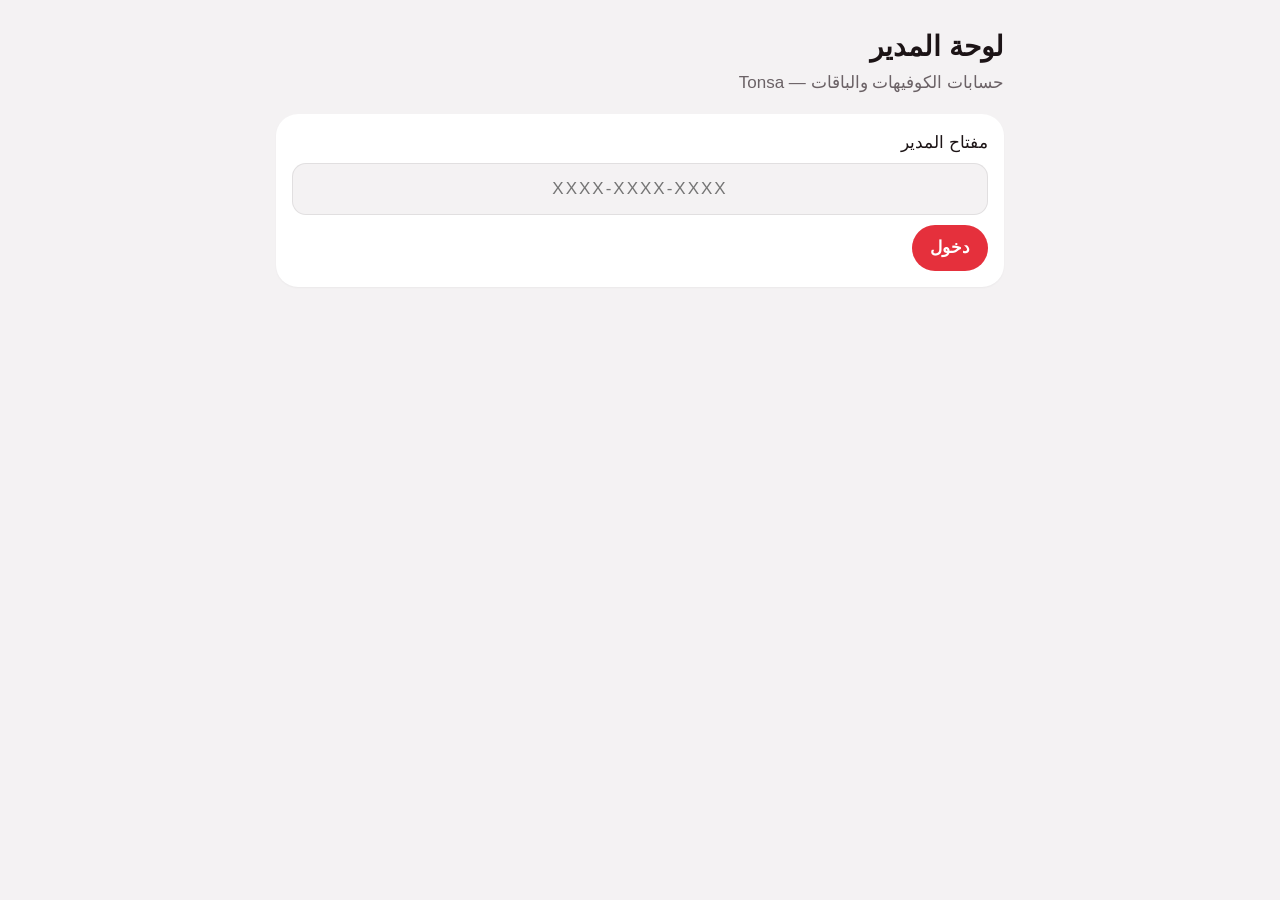
<file: admin/index.html>
<!doctype html>
<html lang="ar" dir="rtl">
<head>
<meta charset="utf-8">
<meta name="viewport" content="width=device-width,initial-scale=1,viewport-fit=cover">
<meta name="robots" content="noindex,nofollow">
<meta name="theme-color" content="#F03842">
<title>لوحة المدير — Tonsa</title>
<link rel="icon" href="/favicon.png">
<link rel="apple-touch-icon" href="/apple-touch-icon.png">
<style>
:root{--red:#E5303C;--saffron:#F5B82E;--teal:#0E8C7E;--ink:#1C1416;--muted:#6B6266;--bg:#F4F2F3;--card:#fff;--line:rgba(0,0,0,.08)}
@media (prefers-color-scheme:dark){:root{--ink:#F4F0F1;--muted:#A69DA1;--bg:#120E10;--card:#1E191B;--line:rgba(255,255,255,.09);--teal:#1FA89A}}
*{box-sizing:border-box}
body{margin:0;font:17px/1.5 -apple-system,"SF Arabic","Segoe UI",Tahoma,sans-serif;background:var(--bg);color:var(--ink);-webkit-text-size-adjust:100%}
main{max-width:760px;margin:auto;padding:max(20px,env(safe-area-inset-top)) 16px 60px}
h1{font-size:28px;margin:6px 0 2px}h2{font-size:20px;margin:28px 0 10px}
.sub{color:var(--muted);margin:0 0 18px}
.card{background:var(--card);border-radius:22px;padding:16px;margin:0 0 12px;box-shadow:0 1px 2px rgba(0,0,0,.04)}
input,select{font:inherit;color:inherit;background:var(--bg);border:1px solid var(--line);border-radius:14px;padding:12px 14px;width:100%;min-height:48px}
button{font:inherit;font-weight:700;border:0;border-radius:999px;padding:0 18px;min-height:46px;cursor:pointer;color:#fff;background:var(--red)}
button.soft{background:var(--bg);color:var(--ink);border:1px solid var(--line)}
button.gold{background:var(--saffron);color:#2A1A00}
button.teal{background:var(--teal)}
button:disabled{opacity:.5}
.row{display:flex;gap:10px;flex-wrap:wrap;align-items:center}
.row>*{flex:1 1 auto}
.grid{display:grid;grid-template-columns:1fr 1fr;gap:10px}
.pill{display:inline-flex;align-items:center;gap:6px;font-size:14px;font-weight:700;border-radius:999px;padding:3px 10px;background:var(--bg)}
.pill.pro{background:rgba(245,184,46,.2);color:#8A5A00}.pill.trial{background:rgba(91,108,240,.16);color:#3F4FD0}
.pill.basic{background:rgba(14,140,126,.16);color:var(--teal)}.pill.none{background:rgba(229,48,60,.14);color:var(--red)}
@media (prefers-color-scheme:dark){.pill.pro{color:#F5B82E}.pill.trial{color:#9AA6FF}}
.meta{color:var(--muted);font-size:15px}
.big{font-size:22px;font-weight:800;letter-spacing:1px;font-variant-numeric:tabular-nums}
.req{border:2px solid var(--saffron)}
.msg{white-space:pre-wrap;background:var(--bg);border-radius:14px;padding:12px;font-size:15px}
.err{color:var(--red);font-weight:700}
.hidden{display:none}
@media (max-width:520px){.grid.one{grid-template-columns:1fr}}
details summary{cursor:pointer;font-weight:700;min-height:44px;display:flex;align-items:center}
</style>
</head>
<body>
<main>
  <h1>لوحة المدير</h1>
  <p class="sub">حسابات الكوفيهات والباقات — Tonsa</p>

  <!-- الدخول -->
  <section id="login" class="card">
    <label for="key">مفتاح المدير</label>
    <div class="row" style="margin-top:8px">
      <input id="key" autocomplete="current-password" placeholder="XXXX-XXXX-XXXX" dir="ltr" style="text-align:center;letter-spacing:2px">
      <button id="enter" style="flex:0 0 auto">دخول</button>
    </div>
    <p id="loginErr" class="err hidden"></p>
  </section>

  <section id="app" class="hidden">
    <div id="reqs"></div>
    <div id="soon"></div>

    <h2>كوفي جديد</h2>
    <div class="card">
      <div class="grid one">
        <select id="newKind"><option value="cafe">☕ كوفي / مطعم</option><option value="carwash">🚗 مغسلة سيارات</option><option value="loyalty">🎟️ بطاقة ولاء بس</option></select>
        <input id="newName" placeholder="اسم المحل">
        <input id="newPhone" placeholder="جوال صاحب الكوفي (اختياري)" inputmode="tel" dir="ltr" style="text-align:right">
      </div>
      <p class="meta">ياخذ تجربة مجانية ١٤ يوم بكل مميزات الاحترافية.</p>
      <button id="create" style="width:100%">أنشئ الحساب</button>
      <div id="created" class="hidden" style="margin-top:14px"></div>
    </div>

    <h2>الكوفيهات <span id="count" class="meta"></span></h2>
    <div id="list"></div>
    <p class="meta" style="text-align:center"><button class="soft" id="logout">خروج</button></p>
  </section>
</main>

<script>
(() => {
const API = 'https://mqwtgwqyohrrvfjqwtgm.supabase.co/functions/v1/admin';
const KEY = 'sb_publishable_Dudu901qJs-L-_JqynRQ6Q_dYUVj0vX';
const $ = (id) => document.getElementById(id);
let adminKey = ''; try { adminKey = localStorage.getItem('tonsa-admin') || ''; } catch (e) {}
let cafes = [];

async function call(action, body = {}) {
  const r = await fetch(API, { method: 'POST', headers: { 'content-type': 'application/json', apikey: KEY },
    body: JSON.stringify({ key: adminKey, action, ...body }) });
  const j = await r.json().catch(() => ({ error: 'خطأ في الاتصال' }));
  if (j.error) throw new Error(j.error);
  return j;
}

const esc = (s) => String(s ?? '').replace(/[&<>"']/g, (c) => ({ '&': '&amp;', '<': '&lt;', '>': '&gt;', '"': '&quot;', "'": '&#39;' }[c]));
const days = (d) => d ? Math.ceil((new Date(d) - Date.now()) / 864e5) : null;
const date = (d) => d ? new Date(d).toLocaleDateString('ar-SA-u-ca-gregory-nu-latn', { day: 'numeric', month: 'short', year: 'numeric' }) : '—';

function planOf(c) {
  const now = Date.now(), paid = c.paid_until ? Date.parse(c.paid_until) : 0, trial = c.trial_until ? Date.parse(c.trial_until) : 0;
  if (paid > now) return c.plan === 'pro' ? ['pro', 'الاحترافية', `لين ${date(c.paid_until)} (باقي ${days(c.paid_until)} يوم)`]
                                         : ['basic', 'الأساسية', `لين ${date(c.paid_until)} (باقي ${days(c.paid_until)} يوم)`];
  if (trial > now) return ['trial', 'تجربة', `تنتهي ${date(c.trial_until)} (باقي ${days(c.trial_until)} يوم)`];
  if (c.loyalty_until && Date.parse(c.loyalty_until) > now) return ['basic', c.loyalty_tier === 'pro' ? 'ولاء احترافية' : 'ولاء أساسية', `بطاقة الولاء لين ${date(c.loyalty_until)} (باقي ${days(c.loyalty_until)} يوم)`];
  return ['none', 'منتهي', 'ما يقدر ينشئ طلبات'];
}

const planLabel = (p) => p === 'pro' ? 'الباقة الاحترافية' : p === 'loyalty' ? 'الولاء الأساسية (٣٩)' : p === 'loyalty_pro' ? 'الولاء الاحترافية (٥٩)' : 'الباقة الأساسية';
function welcome(c) {
  return `أهلًا ${c.name} 👋\nحسابكم في Tonsa جاهز:\n\n1) حمّلوا تطبيق Tonsa من App Store\n2) افتحوا التطبيق واضغطوا "للمحلات"\n3) رمز المحل: ${c.code}\n4) الرقم السري: ${c.staff_pin}\n\nعندكم تجربة مجانية ١٤ يوم بكل المميزات.\nأي سؤال كلمونا هنا 🙏`;
}
const wa = (phone, text) => {
  let p = String(phone || '').replace(/\D/g, ''); if (p.startsWith('05')) p = '966' + p.slice(1);
  return `https://wa.me/${p}?text=${encodeURIComponent(text)}`;
};

function render(data) {
  cafes = data.cafes;
  $('count').textContent = `(${cafes.length})`;
  const byId = Object.fromEntries(cafes.map((c) => [c.id, c]));
  $('reqs').innerHTML = data.requests.length ? `<h2>طلبات ترقية 🔔</h2>` + data.requests.map((r) => {
    const c = byId[r.cafe_id] || {};
    return `<div class="card req"><div class="row"><div><b>${esc(c.name)}</b> يبي <b>${planLabel(r.plan)}</b>
      <div class="meta">${date(r.created_at)} · رمز ${esc(c.code)}</div></div>
      ${c.owner_phone ? `<a href="${wa(c.owner_phone, `أهلًا ${c.name}، وصلنا طلبكم لـ${planLabel(r.plan)} 🙌`)}" target="_blank"><button class="teal" style="flex:0 0 auto">واتساب</button></a>` : ''}
      <button class="soft" style="flex:0 0 auto" data-dismiss="${r.id}">تجاهل</button></div>
      <p class="meta">بعد ما يدفع، فعّل الباقة من كرت الكوفي تحت.</p></div>`;
  }).join('') : '';

  // قرّب يخلص: اشتراكات تخلص خلال ٧ أيام، أو خلصت آخر ١٤ يوم وما تجددت
  const ends = [];
  for (const c of cafes) {
    const add = (what, d) => { const n = days(d); if (n !== null && n <= 7 && n >= -14) ends.push({ c, what, d, n }); };
    const paid = c.paid_until && Date.parse(c.paid_until), trial = c.trial_until && Date.parse(c.trial_until);
    if (paid) add(c.plan === 'pro' ? 'الاحترافية' : 'الأساسية', c.paid_until);
    else if (trial) add('التجربة', c.trial_until);
    if (c.loyalty_until) add(c.loyalty_tier === 'pro' ? 'الولاء الاحترافية' : 'الولاء الأساسية', c.loyalty_until);
  }
  ends.sort((a, b) => a.n - b.n);
  const remindTxt = (e) => e.n >= 0
    ? `أهلًا ${e.c.name} 👋\nحبينا نذكّركم إن ${e.what} في Tonsa تخلص ${e.n === 0 ? 'اليوم' : `بعد ${e.n} ${e.n === 1 ? 'يوم' : 'أيام'}`} (${date(e.d)}).\nتبون نجدّدها لكم؟ 🙏`
    : `أهلًا ${e.c.name} 👋\n${e.what} في Tonsa خلصت من ${-e.n} ${-e.n === 1 ? 'يوم' : 'أيام'}.\nتبون نرجّعها لكم؟ نجدّدها بدقيقة 🙏`;
  $('soon').innerHTML = ends.length ? `<h2>قرّب يخلص ⏳</h2>` + ends.map((e) => `<div class="card req"><div class="row">
      <div><b>${esc(e.c.name)}</b> · ${e.what}
        <div class="meta" style="color:${e.n < 0 ? 'var(--red)' : e.n <= 2 ? '#B7791F' : 'inherit'}">${e.n < 0 ? `خلصت من ${-e.n} يوم` : e.n === 0 ? 'تخلص اليوم' : `باقي ${e.n} يوم`} · ${date(e.d)}</div></div>
      ${e.c.owner_phone ? `<a href="${wa(e.c.owner_phone, remindTxt(e))}" target="_blank"><button class="teal" style="flex:0 0 auto">ذكّره</button></a>` : ''}
      <a href="#c-${e.c.id}"><button class="soft" style="flex:0 0 auto">الكرت</button></a></div></div>`).join('') : '';

  const groups = {}; cafes.forEach((c) => { if (c.owner_group) (groups[c.owner_group] ||= []).push(c.name); });
  $('list').innerHTML = cafes.map((c) => {
    const [k, name, detail] = planOf(c);
    const siblings = c.owner_group ? groups[c.owner_group].filter((n) => n !== c.name) : [];
    return `<div class="card" id="c-${c.id}">
      <div class="row"><div><b style="font-size:19px">${c.business_type === 'carwash' ? '🚗 ' : ''}${!c.trial_until && !c.paid_until && c.loyalty_until ? '🎟️ ' : ''}${esc(c.name)}</b><div class="meta">${c.orders_30d} طلب آخر ٣٠ يوم</div></div>
        <span class="pill ${k}" style="flex:0 0 auto">${name}</span></div>
      <p class="meta" style="margin:6px 0 10px">${detail}${k !== 'basic' || !c.loyalty_until ? (c.loyalty_until && Date.parse(c.loyalty_until) > Date.now() ? ` · 🎟️ ولاء لين ${date(c.loyalty_until)}` : '') : ''}</p>
      <div class="grid"><div><div class="meta">رمز المحل</div><div class="big">${esc(c.code)}</div></div>
        <div><div class="meta">${c.manager_pin ? 'رقم الكاشير' : 'الرقم السري'}</div><div class="big">${esc(c.staff_pin)}</div></div></div>
      ${c.manager_pin ? `<p class="meta">رقم المدير: <b dir="ltr">${esc(c.manager_pin)}</b></p>` : ''}
      ${siblings.length ? `<p class="meta">🏪 فروعه: ${siblings.map(esc).join('، ')} <button class="soft" style="min-height:34px;padding:0 10px;font-size:14px" data-unlink="${c.id}">افصل</button></p>` : ''}
      <details style="margin-top:8px"><summary>فعّل باقة بعد الدفع</summary>
        <div class="grid" style="margin:8px 0">
          <select data-plan><option value="pro">الاحترافية</option><option value="basic">الأساسية</option><option value="loyalty">الولاء الأساسية (٣٩)</option><option value="loyalty_pro">الولاء الاحترافية (٥٩)</option></select>
          <select data-months><option value="1">شهر</option><option value="3">٣ شهور</option><option value="6">٦ شهور</option><option value="12">سنة (يدفع ١٠ شهور)</option></select>
        </div>
        <button class="gold" style="width:100%" data-activate="${c.id}">فعّل</button>
        <p class="meta">التفعيل يبدأ من نهاية اشتراكه الحالي لو ما خلص.</p>
      </details>
      ${cafes.length > 1 ? `<details style="margin-top:4px"><summary>اربطه بفرع ثاني لنفس المالك</summary>
        <div class="row" style="margin:8px 0"><select data-with>${cafes.filter((x) => x.id !== c.id).map((x) => `<option value="${x.id}">${esc(x.name)} (${esc(x.code)})</option>`).join('')}</select>
        <button class="soft" style="flex:0 0 auto" data-link="${c.id}">اربط</button></div>
        <p class="meta">بعد الربط، المالك يشوف مقارنة الفروع في التقارير.</p></details>` : ''}
      <div class="row" style="margin-top:6px">
        <button class="soft" data-copy="${c.id}">انسخ رسالة الترحيب</button>
        ${c.owner_phone ? `<a href="${wa(c.owner_phone, welcome(c))}" target="_blank" style="flex:1 1 auto"><button class="teal" style="width:100%">أرسلها واتساب</button></a>` : ''}
        <button class="soft" data-pin="${c.id}">رقم سري جديد</button>
        <button class="soft" data-stop="${c.id}" style="color:var(--red)">أوقف</button>
      </div>
    </div>`;
  }).join('');
}

async function load() {
  try { render(await call('list')); $('login').classList.add('hidden'); $('app').classList.remove('hidden'); }
  catch (e) { $('login').classList.remove('hidden'); $('app').classList.add('hidden'); if (adminKey) { $('loginErr').textContent = e.message; $('loginErr').classList.remove('hidden'); } }
}

$('enter').onclick = () => { adminKey = $('key').value.trim().toUpperCase(); try { localStorage.setItem('tonsa-admin', adminKey); } catch (e) {} load(); };
$('key').addEventListener('keydown', (e) => { if (e.key === 'Enter') $('enter').click(); });
$('logout').onclick = () => { adminKey = ''; try { localStorage.removeItem('tonsa-admin'); } catch (e) {} location.reload(); };

$('create').onclick = async () => {
  const name = $('newName').value.trim(); if (!name) return $('newName').focus();
  $('create').disabled = true;
  try {
    const { cafe } = await call('create', { name, phone: $('newPhone').value, kind: $('newKind').value });
    const text = welcome(cafe), phone = $('newPhone').value;
    $('created').innerHTML = `<div class="grid"><div><div class="meta">رمز المحل</div><div class="big">${esc(cafe.code)}</div></div>
      <div><div class="meta">الرقم السري</div><div class="big">${esc(cafe.staff_pin)}</div></div></div>
      <p class="msg">${esc(text)}</p><div class="row"><button class="soft" id="copyNew">انسخ الرسالة</button>
      ${phone ? `<a href="${wa(phone, text)}" target="_blank" style="flex:1 1 auto"><button class="teal" style="width:100%">أرسلها واتساب</button></a>` : ''}</div>`;
    $('created').classList.remove('hidden');
    $('copyNew').onclick = () => navigator.clipboard.writeText(text).then(() => ($('copyNew').textContent = 'انسخت ✓'));
    $('newName').value = ''; $('newPhone').value = '';
    render(await call('list'));
  } catch (e) { alert(e.message); }
  $('create').disabled = false;
};

document.addEventListener('click', async (e) => {
  const b = e.target.closest('button'); if (!b) return;
  try {
    if (b.dataset.activate) {
      const card = $('c-' + b.dataset.activate);
      const plan = card.querySelector('[data-plan]').value, months = card.querySelector('[data-months]').value;
      const c = cafes.find((x) => x.id === b.dataset.activate);
      if (!confirm(`تفعّل ${planLabel(plan)} لـ ${c.name} مدة ${card.querySelector('[data-months]').selectedOptions[0].text}؟`)) return;
      b.disabled = true; await call('activate', { cafe_id: b.dataset.activate, plan, months }); render(await call('list'));
    } else if (b.dataset.copy) {
      const c = cafes.find((x) => x.id === b.dataset.copy);
      await navigator.clipboard.writeText(welcome(c)); b.textContent = 'انسخت ✓';
    } else if (b.dataset.pin) {
      if (!confirm('تبي رقم سري جديد؟ الأجهزة المسجلة بتطلب الرقم الجديد.')) return;
      await call('pin', { cafe_id: b.dataset.pin }); render(await call('list'));
    } else if (b.dataset.stop) {
      const c = cafes.find((x) => x.id === b.dataset.stop);
      const onlyLoy = c && !c.trial_until && !c.paid_until && c.loyalty_until;
      if (!confirm(onlyLoy ? 'توقف بطاقة الولاء لهالمحل الحين؟' : 'توقف اشتراك هالكوفي الحين؟ ما بيقدر ينشئ طلبات.')) return;
      await call('stop', { cafe_id: b.dataset.stop, plan: onlyLoy ? 'loyalty' : undefined }); render(await call('list'));
    } else if (b.dataset.link) {
      const card = $('c-' + b.dataset.link);
      await call('link', { cafe_id: b.dataset.link, with_id: card.querySelector('[data-with]').value }); render(await call('list'));
    } else if (b.dataset.unlink) {
      await call('unlink', { cafe_id: b.dataset.unlink }); render(await call('list'));
    } else if (b.dataset.dismiss) {
      await call('dismiss', { request_id: b.dataset.dismiss }); render(await call('list'));
    }
  } catch (err) { alert(err.message); b.disabled = false; }
});

if (adminKey) { $('key').value = adminKey; load(); }
})();
</script>
</body>
</html>
</file>
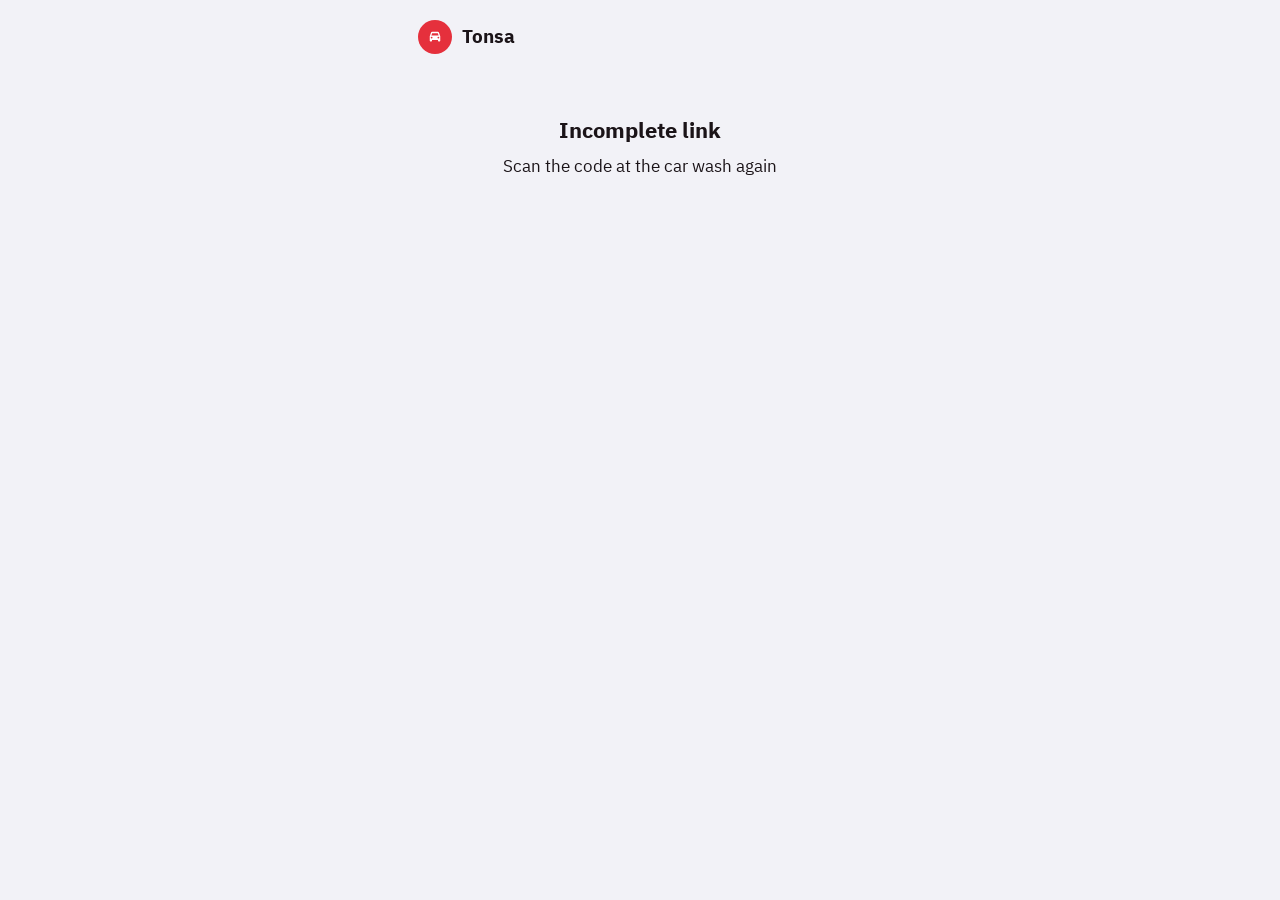
<file: w/index.html>
<!DOCTYPE html><html lang="ar" dir="rtl"><head><meta charset="utf-8">
<meta name="viewport" content="width=device-width,initial-scale=1,viewport-fit=cover">
<meta name="theme-color" content="#E5303C">
<title>سجّل سيارتك — Tonsa</title>
<link rel="icon" href="/favicon.png"><link rel="apple-touch-icon" href="/apple-touch-icon.png">
<link rel="preconnect" href="https://fonts.googleapis.com"><link rel="preconnect" href="https://fonts.gstatic.com" crossorigin>
<link href="https://fonts.googleapis.com/css2?family=IBM+Plex+Sans+Arabic:wght@400;600;700&display=swap" rel="stylesheet">
<style>
:root{--red:#E5303C;--saffron:#F5B82E;--sink:#1F1200;--ground:#F2F2F7;--paper:#fff;--ink:#1B1418;--muted:#6B6268;--line:rgba(127,127,127,.22)}
@media (prefers-color-scheme:dark){:root{--ground:#111;--paper:#1F1B1D;--ink:#F6EFEC;--muted:#B5AAAE}}
*{box-sizing:border-box}html,body{margin:0}
body{background:var(--ground);color:var(--ink);font:17px/1.55 "IBM Plex Sans Arabic",system-ui,sans-serif;
 padding:calc(20px + env(safe-area-inset-top)) 18px calc(120px + env(safe-area-inset-bottom));max-width:480px;margin:0 auto}
.shop{display:flex;align-items:center;gap:10px;font-weight:700;font-size:19px}
.shop i{width:34px;height:34px;border-radius:50%;background:var(--red);display:grid;place-items:center;overflow:hidden;flex:none}
.shop i img{width:100%;height:100%;object-fit:cover}
h1{font-size:28px;line-height:1.25;margin:18px 0 4px}
.lead{color:var(--muted);margin:0 0 18px}
/* اللوحة: العنصر المميز للصفحة */
.plate{direction:ltr;display:grid;grid-template-columns:1fr 1fr 46px;background:#fff;color:#111;border:3px solid #111;border-radius:14px;
 overflow:hidden;box-shadow:0 14px 30px rgba(0,0,0,.14);max-width:360px;margin:0 auto;font-variant-numeric:tabular-nums}
.plate .c{display:grid;grid-template-rows:1fr 1fr;text-align:center;border-right:2px solid #111}
.plate .c span{display:grid;place-items:center;font-weight:700;font-size:30px;letter-spacing:4px;min-height:52px;padding:0 6px}
.plate .c span+span{border-top:2px solid #111;font-family:ui-monospace,"SF Mono",Menlo,monospace;font-size:26px}
.plate .c span.ph{color:#c9c9c9}
.plate .k{background:#111;color:#fff;display:grid;place-items:center;text-align:center;font-size:11px;font-weight:700;line-height:1.2;padding:4px 2px}
.plate .k b{font-size:13px;letter-spacing:1px}
.card{background:var(--paper);border-radius:22px;padding:16px;margin-top:16px;box-shadow:0 4px 16px rgba(0,0,0,.05)}
.card h2{font-size:17px;margin:0 0 10px;display:flex;justify-content:space-between;align-items:baseline}
.card h2 small{color:var(--muted);font-weight:600;font-size:14px}
input[type=text],input[type=tel]{width:100%;min-height:54px;border-radius:14px;border:1.5px solid var(--line);background:transparent;color:var(--ink);
 font:inherit;font-size:22px;font-weight:700;padding:0 14px;text-align:center;letter-spacing:6px;direction:ltr}
input.soft{font-size:17px;letter-spacing:0;font-weight:600;text-align:start;direction:rtl}
input:focus{outline:none;border-color:var(--red)}
.keys{display:grid;grid-template-columns:repeat(6,1fr);gap:6px;margin-top:10px}
.keys button{min-height:48px;border:0;border-radius:12px;background:rgba(127,127,127,.12);color:var(--ink);font:inherit;font-size:20px;font-weight:700;cursor:pointer;line-height:1.1}
.keys button small{display:block;font-size:11px;color:var(--muted);font-weight:600}
.keys button.del{background:rgba(229,48,60,.12);color:var(--red);font-size:17px}
.keys button:active{transform:scale(.95)}
.colors{display:flex;flex-wrap:wrap;gap:10px}
.colors button{width:52px;height:52px;border-radius:50%;border:3px solid transparent;cursor:pointer;position:relative;box-shadow:inset 0 0 0 1.5px rgba(0,0,0,.12)}
.colors button[aria-pressed=true]{border-color:var(--red);box-shadow:inset 0 0 0 3px var(--paper)}
.colors button[aria-pressed=true]::after{content:"✓";position:absolute;inset:0;display:grid;place-items:center;font-weight:800;font-size:22px;color:#fff}
.colors button.lt[aria-pressed=true]::after{color:#111}
.cname{color:var(--muted);font-size:14px;margin-top:8px;min-height:22px}
.svc{display:flex;align-items:center;gap:12px;min-height:56px;padding:6px 4px;border-top:1px solid var(--line);cursor:pointer}
.svc:first-of-type{border-top:0}
.svc input{width:24px;height:24px;accent-color:var(--red);flex:none}
.svc span{flex:1;font-weight:600}
.svc b{font-variant-numeric:tabular-nums}
.bar{position:fixed;inset:auto 0 0 0;background:color-mix(in srgb,var(--paper) 92%,transparent);backdrop-filter:blur(14px);-webkit-backdrop-filter:blur(14px);
 border-top:1px solid var(--line);padding:12px 18px calc(12px + env(safe-area-inset-bottom))}
.bar .in{max-width:480px;margin:0 auto;display:flex;gap:12px;align-items:center}
.total{min-width:96px}.total small{display:block;color:var(--muted);font-size:13px}.total b{font-size:20px;font-variant-numeric:tabular-nums}
.go{flex:1;min-height:56px;border:0;border-radius:18px;background:var(--red);color:#fff;font:inherit;font-weight:700;font-size:18px;cursor:pointer}
.go:disabled{opacity:.45;cursor:default}
.pay{display:flex;gap:8px;align-items:center;color:var(--muted);font-size:14px;margin-top:12px}
.more{margin-top:16px}.more summary{list-style:none;cursor:pointer;min-height:54px;display:flex;align-items:center;justify-content:center;gap:8px;border-radius:18px;border:1.5px dashed var(--line);color:var(--muted);font-weight:700}
.more summary::-webkit-details-marker{display:none}.more summary::before{content:"+";font-size:22px}.more[open] summary::before{content:"−"}.more summary small{font-weight:600}
.err{color:var(--red);font-weight:700;text-align:center;min-height:24px;margin-top:10px}
.msg{text-align:center;margin-top:60px}.msg b{display:block;font-size:22px;margin-bottom:6px}
:focus-visible{outline:3px solid var(--saffron);outline-offset:3px}
[hidden]{display:none!important}
</style></head><body>
<div class="shop"><i aria-hidden="true"><svg width="18" height="18" viewBox="0 0 24 24" fill="#fff"><path d="M5 11l1.5-4.5A2 2 0 0 1 8.4 5h7.2a2 2 0 0 1 1.9 1.5L19 11v6a1 1 0 0 1-1 1h-1a1 1 0 0 1-1-1v-1H8v1a1 1 0 0 1-1 1H6a1 1 0 0 1-1-1zm2.2-1h9.6l-1-3H8.2zM7.5 14a1.2 1.2 0 1 0 0-2.4 1.2 1.2 0 0 0 0 2.4zm9 0a1.2 1.2 0 1 0 0-2.4 1.2 1.2 0 0 0 0 2.4z"/></svg></i><span id="shop">Tonsa</span></div>

<div id="loading" class="msg"><b>لحظة…</b></div>
<div id="bad" class="msg" hidden><b id="badT">الرابط ناقص</b><span id="badS">امسح الباركود اللي عند المغسلة مرة ثانية</span></div>

<form id="f" hidden autocomplete="off">
 <h1>سجّل سيارتك</h1>
 <p class="lead">اكتب أرقام لوحتك واختر الخدمة بس. نرسل لك أول ما تخلص.</p>

 <div class="plate" id="plate" role="img" aria-label="لوحة سيارتك">
  <div class="c"><span id="pArDigits" class="ph">٠٠٠٠</span><span id="pDigits" class="ph">0000</span></div>
  <div class="c"><span id="pArLetters" class="ph">ـ ـ ـ</span><span id="pLetters" class="ph">- - -</span></div>
  <div class="k"><div>السعودية<br><b>KSA</b></div></div>
 </div>

 <section class="card">
  <h2>أرقام اللوحة <small>١ إلى ٤ أرقام</small></h2>
  <input type="text" id="num" inputmode="numeric" pattern="[0-9]*" maxlength="4" placeholder="1234" aria-label="أرقام اللوحة">
 </section>

 <section class="card" id="svcCard">
  <h2>الخدمات</h2>
  <div id="svcs"></div>
  <div class="pay">💵 <span>الدفع عند السيارة لما تخلص</span></div>
 </section>
 <details class="more" id="more">
  <summary>أضف حروف اللوحة واللون <small>اختياري</small></summary>
 <section class="card">
  <h2>حروف اللوحة <small id="lcount">٠ من ٣</small></h2>
  <div class="keys" id="keys"></div>
 </section>

 <section class="card">
  <h2>لون السيارة</h2>
  <div class="colors" id="colors"></div>
  <div class="cname" id="cname"></div>
  <input type="text" id="type" class="soft" maxlength="30" placeholder="نوع السيارة (مثلاً: كامري) — اختياري" aria-label="نوع السيارة" style="margin-top:6px">
 </section>

 <section class="card">
  <h2>رقم جوالك <small>اختياري</small></h2>
  <input type="tel" id="phone" class="soft" inputmode="tel" maxlength="15" placeholder="05xxxxxxxx" aria-label="رقم جوالك" style="direction:ltr;text-align:center">
 </section>
 </details>
 <div class="err" id="err" role="alert"></div>
</form>

<div class="bar" id="bar" hidden><div class="in">
 <div class="total"><small>المجموع</small><b id="total">٠ ر.س</b></div>
 <button class="go" id="go" form="f" type="submit" disabled>سجّل سيارتي</button>
</div></div>

<script>
{
// اللغة: عربي، أوردو، هندي، فلبيني، بنغالي، وإلا إنقليزي
const L0=(navigator.languages&&navigator.languages[0]||navigator.language||'ar').toLowerCase();
const LANG=L0.startsWith('ar')?'ar':L0.startsWith('ur')?'ur':L0.startsWith('hi')?'hi':(L0.startsWith('fil')||L0.startsWith('tl'))?'tl':L0.startsWith('bn')?'bn':'en';
const isAr=LANG==='ar';
const EN={'سجّل سيارتك — Tonsa':'Register your car — Tonsa','سجّل سيارتك':'Register your car','اكتب أرقام لوحتك واختر الخدمة بس. نرسل لك أول ما تخلص.':'Just enter your plate numbers and pick a service. We\'ll alert you when it\'s done.',
'أرقام اللوحة':'Plate numbers','١ إلى ٤ أرقام':'1 to 4 digits','حروف اللوحة':'Plate letters','لون السيارة':'Car colour','الخدمات':'Services','💵':'💵','الدفع عند السيارة لما تخلص':'Pay at the car when it\'s done',
'رقم جوالك':'Your phone','أضف حروف اللوحة واللون':'Add plate letters and colour','اختياري':'optional','المجموع':'Total','سجّل سيارتي':'Register my car','لحظة…':'One moment…','الرابط ناقص':'Incomplete link','امسح الباركود اللي عند المغسلة مرة ثانية':'Scan the code at the car wash again',
'ما لقينا المغسلة':'Car wash not found','المغسلة موقفة الطلبات الحين':'This car wash isn\'t taking orders right now','كلّم الموظف عند المغسلة':'Please talk to the staff',
'اكتب أرقام اللوحة':'Enter the plate numbers','اختر خدمة وحدة على الأقل':'Pick at least one service','ما قدرنا نسجّل، جرّب مرة ثانية':'Couldn\'t register, please try again','نوع السيارة (مثلاً: كامري) — اختياري':'Car model (e.g. Camry) — optional',
'لوحة سيارتك':'Your plate','أرقام اللوحة ':'Plate numbers'};
const MORE={"ur": {"سجّل سيارتك — Tonsa": "اپنی گاڑی رجسٹر کریں — Tonsa", "سجّل سيارتك": "اپنی گاڑی رجسٹر کریں", "اكتب أرقام لوحتك واختر الخدمة بس. نرسل لك أول ما تخلص.": "بس اپنی نمبر پلیٹ کے نمبر لکھیں اور سروس چنیں۔ کام ختم ہوتے ہی اطلاع دیں گے۔", "أرقام اللوحة": "پلیٹ نمبر", "١ إلى ٤ أرقام": "1 سے 4 ہندسے", "حروف اللوحة": "پلیٹ کے حروف", "لون السيارة": "گاڑی کا رنگ", "الخدمات": "سروسز", "الدفع عند السيارة لما تخلص": "کام ختم ہونے پر گاڑی پر ادائیگی", "رقم جوالك": "آپ کا فون نمبر", "أضف حروف اللوحة واللون": "پلیٹ کے حروف اور رنگ شامل کریں", "اختياري": "اختیاری", "المجموع": "کل", "سجّل سيارتي": "میری گاڑی رجسٹر کریں", "لحظة…": "ایک لمحہ…", "الرابط ناقص": "لنک نامکمل ہے", "امسح الباركود اللي عند المغسلة مرة ثانية": "کار واش کا کوڈ دوبارہ اسکین کریں", "ما لقينا المغسلة": "کار واش نہیں ملا", "المغسلة موقفة الطلبات الحين": "کار واش ابھی آرڈر نہیں لے رہا", "كلّم الموظف عند المغسلة": "براہ کرم عملے سے بات کریں", "اكتب أرقام اللوحة": "پلیٹ نمبر لکھیں", "اختر خدمة وحدة على الأقل": "کم از کم ایک سروس چنیں", "ما قدرنا نسجّل، جرّب مرة ثانية": "رجسٹر نہیں ہو سکا، دوبارہ کوشش کریں", "نوع السيارة (مثلاً: كامري) — اختياري": "گاڑی کا ماڈل (مثلاً کیمری) — اختیاری", "لوحة سيارتك": "آپ کی پلیٹ"}, "hi": {"سجّل سيارتك — Tonsa": "अपनी गाड़ी दर्ज करें — Tonsa", "سجّل سيارتك": "अपनी गाड़ी दर्ज करें", "اكتب أرقام لوحتك واختر الخدمة بس. نرسل لك أول ما تخلص.": "बस नंबर प्लेट के अंक लिखें और सर्विस चुनें। काम पूरा होते ही सूचना देंगे।", "أرقام اللوحة": "प्लेट नंबर", "١ إلى ٤ أرقام": "1 से 4 अंक", "حروف اللوحة": "प्लेट के अक्षर", "لون السيارة": "गाड़ी का रंग", "الخدمات": "सर्विस", "الدفع عند السيارة لما تخلص": "काम पूरा होने पर गाड़ी पर भुगतान", "رقم جوالك": "आपका फ़ोन नंबर", "أضف حروف اللوحة واللون": "प्लेट के अक्षर और रंग जोड़ें", "اختياري": "वैकल्पिक", "المجموع": "कुल", "سجّل سيارتي": "मेरी गाड़ी दर्ज करें", "لحظة…": "एक पल…", "الرابط ناقص": "लिंक अधूरा है", "امسح الباركود اللي عند المغسلة مرة ثانية": "कार वॉश का कोड फिर से स्कैन करें", "ما لقينا المغسلة": "कार वॉश नहीं मिला", "المغسلة موقفة الطلبات الحين": "कार वॉश अभी ऑर्डर नहीं ले रहा", "كلّم الموظف عند المغسلة": "कृपया स्टाफ़ से बात करें", "اكتب أرقام اللوحة": "प्लेट नंबर लिखें", "اختر خدمة وحدة على الأقل": "कम से कम एक सर्विस चुनें", "ما قدرنا نسجّل، جرّب مرة ثانية": "दर्ज नहीं हो सका, फिर कोशिश करें", "نوع السيارة (مثلاً: كامري) — اختياري": "गाड़ी का मॉडल (जैसे कैमरी) — वैकल्पिक", "لوحة سيارتك": "आपकी प्लेट"}, "tl": {"سجّل سيارتك — Tonsa": "I-register ang sasakyan mo — Tonsa", "سجّل سيارتك": "I-register ang sasakyan mo", "اكتب أرقام لوحتك واختر الخدمة بس. نرسل لك أول ما تخلص.": "Ilagay lang ang numero ng plaka at pumili ng serbisyo. Aabisuhan ka namin kapag tapos na.", "أرقام اللوحة": "Numero ng plaka", "١ إلى ٤ أرقام": "1 hanggang 4 na numero", "حروف اللوحة": "Mga letra ng plaka", "لون السيارة": "Kulay ng sasakyan", "الخدمات": "Mga serbisyo", "الدفع عند السيارة لما تخلص": "Bayad sa sasakyan kapag tapos na", "رقم جوالك": "Numero ng telepono mo", "أضف حروف اللوحة واللون": "Idagdag ang letra ng plaka at kulay", "اختياري": "opsyonal", "المجموع": "Kabuuan", "سجّل سيارتي": "I-register ang sasakyan ko", "لحظة…": "Sandali…", "الرابط ناقص": "Kulang ang link", "امسح الباركود اللي عند المغسلة مرة ثانية": "I-scan ulit ang code sa car wash", "ما لقينا المغسلة": "Hindi nakita ang car wash", "المغسلة موقفة الطلبات الحين": "Hindi tumatanggap ng order ang car wash ngayon", "كلّم الموظف عند المغسلة": "Kausapin ang staff", "اكتب أرقام اللوحة": "Ilagay ang numero ng plaka", "اختر خدمة وحدة على الأقل": "Pumili ng kahit isang serbisyo", "ما قدرنا نسجّل، جرّب مرة ثانية": "Hindi na-register, subukan ulit", "نوع السيارة (مثلاً: كامري) — اختياري": "Modelo ng sasakyan (hal. Camry) — opsyonal", "لوحة سيارتك": "Ang plaka mo"}, "bn": {"سجّل سيارتك — Tonsa": "আপনার গাড়ি নিবন্ধন করুন — Tonsa", "سجّل سيارتك": "আপনার গাড়ি নিবন্ধন করুন", "اكتب أرقام لوحتك واختر الخدمة بس. نرسل لك أول ما تخلص.": "শুধু নম্বর প্লেটের সংখ্যা লিখুন আর সার্ভিস বাছুন। কাজ শেষ হলেই জানাব।", "أرقام اللوحة": "প্লেট নম্বর", "١ إلى ٤ أرقام": "১ থেকে ৪ সংখ্যা", "حروف اللوحة": "প্লেটের অক্ষর", "لون السيارة": "গাড়ির রং", "الخدمات": "সার্ভিস", "الدفع عند السيارة لما تخلص": "কাজ শেষে গাড়িতে পেমেন্ট", "رقم جوالك": "আপনার ফোন নম্বর", "أضف حروف اللوحة واللون": "প্লেটের অক্ষর ও রং যোগ করুন", "اختياري": "ঐচ্ছিক", "المجموع": "মোট", "سجّل سيارتي": "আমার গাড়ি নিবন্ধন করুন", "لحظة…": "এক মুহূর্ত…", "الرابط ناقص": "লিঙ্ক অসম্পূর্ণ", "امسح الباركود اللي عند المغسلة مرة ثانية": "কার ওয়াশের কোড আবার স্ক্যান করুন", "ما لقينا المغسلة": "কার ওয়াশ পাওয়া যায়নি", "المغسلة موقفة الطلبات الحين": "কার ওয়াশ এখন অর্ডার নিচ্ছে না", "كلّم الموظف عند المغسلة": "অনুগ্রহ করে কর্মীদের সাথে কথা বলুন", "اكتب أرقام اللوحة": "প্লেট নম্বর লিখুন", "اختر خدمة وحدة على الأقل": "অন্তত একটি সার্ভিস বাছুন", "ما قدرنا نسجّل، جرّب مرة ثانية": "নিবন্ধন হয়নি, আবার চেষ্টা করুন", "نوع السيارة (مثلاً: كامري) — اختياري": "গাড়ির মডেল (যেমন ক্যামরি) — ঐচ্ছিক", "لوحة سيارتك": "আপনার প্লেট"}};
const T=s=>isAr?s:((MORE[LANG]&&MORE[LANG][s])||EN[s]||s);
if(!isAr){document.documentElement.lang=LANG;document.documentElement.dir=LANG==='ur'?'rtl':'ltr';document.title=T(document.title);
 const w=document.createTreeWalker(document.body,NodeFilter.SHOW_TEXT);for(let n;(n=w.nextNode());){const k=n.nodeValue.trim();if(k&&T(k)!==k)n.nodeValue=n.nodeValue.replace(k,T(k));}
 document.querySelectorAll('[placeholder],[aria-label]').forEach(e=>{['placeholder','aria-label'].forEach(a=>{const v=e.getAttribute(a);if(v&&T(v)!==v)e.setAttribute(a,T(v))})});}

const SB='https://mqwtgwqyohrrvfjqwtgm.supabase.co', KEY='sb_publishable_Dudu901qJs-L-_JqynRQ6Q_dYUVj0vX';
const code=(new URLSearchParams(location.search).get('c')||'').trim();
const $=x=>document.getElementById(x);
const rpc=(fn,body)=>fetch(`${SB}/rest/v1/rpc/${fn}`,{method:'POST',headers:{'Content-Type':'application/json',apikey:KEY},body:JSON.stringify(body)}).then(r=>r.ok?r.json():null).catch(()=>null);
// حروف اللوحات السعودية ومقابلها الإنقليزي
const LET=[['أ','A'],['ب','B'],['ح','J'],['د','D'],['ر','R'],['س','S'],['ص','X'],['ط','T'],['ع','E'],['ق','G'],['ك','K'],['ل','L'],['م','Z'],['ن','N'],['هـ','H'],['و','U'],['ى','V']];
const AR_DIG='٠١٢٣٤٥٦٧٨٩', ar=s=>String(s).replace(/\d/g,d=>AR_DIG[d]);
const COLORS=[['white','أبيض','White','#FFFFFF'],['black','أسود','Black','#111111'],['silver','فضي','Silver','#C0C4CA'],['grey','رمادي','Grey','#6E7378'],['red','أحمر','Red','#C8202B'],
 ['blue','أزرق','Blue','#1F4FB8'],['green','أخضر','Green','#1F7A45'],['beige','بيج','Beige','#D8C7A4'],['brown','بني','Brown','#6B4325'],['gold','ذهبي','Gold','#C9A040']];
let letters=[], color='', services=[], picked=new Set();

function renderPlate(){
  const n=$('num').value.replace(/\D/g,'');
  $('pArDigits').textContent=n?ar(n):'٠٠٠٠'; $('pDigits').textContent=n||'0000';
  $('pArDigits').classList.toggle('ph',!n); $('pDigits').classList.toggle('ph',!n);
  $('pArLetters').textContent=letters.length?letters.map(l=>l[0]).join(' '):'ـ ـ ـ';
  $('pLetters').textContent=letters.length?letters.map(l=>l[1]).join(' '):'- - -';
  $('pArLetters').classList.toggle('ph',!letters.length); $('pLetters').classList.toggle('ph',!letters.length);
  $('lcount').textContent=isAr?`${ar(letters.length)} من ٣`:`${letters.length} of 3`;
  $('plate').setAttribute('aria-label',(isAr?'لوحة سيارتك: ':'Your plate: ')+letters.map(l=>l[0]).join(' ')+' '+n);
  check();
}
function check(){
  const ok=/^\d{1,4}$/.test($('num').value) && (!services.length || picked.size>0);
  $('go').disabled=!ok;
  const tot=services.filter(s=>picked.has(s.id)).reduce((a,s)=>a+Number(s.price),0);
  $('total').textContent=isAr?`${ar(tot)} ر.س`:`${tot} SAR`;
}
function build(){
  const k=$('keys');
  LET.forEach(l=>{const b=document.createElement('button');b.type='button';b.innerHTML=`${l[0]}<small>${l[1]}</small>`;b.setAttribute('aria-label',l[0]+' '+l[1]);
    b.onclick=()=>{if(letters.length<3){letters.push(l);renderPlate();navigator.vibrate&&navigator.vibrate(8);}};k.appendChild(b);});
  const d=document.createElement('button');d.type='button';d.className='del';d.textContent='⌫';d.setAttribute('aria-label',isAr?'امسح حرف':'Delete letter');
  d.onclick=()=>{letters.pop();renderPlate();};k.appendChild(d);
  const c=$('colors');
  COLORS.forEach(x=>{const b=document.createElement('button');b.type='button';b.style.background=x[3];if(['white','silver','beige'].includes(x[0]))b.className='lt';b.setAttribute('aria-pressed','false');b.setAttribute('aria-label',isAr?x[1]:x[2]);
    b.onclick=()=>{color=x[0];c.querySelectorAll('button').forEach(o=>o.setAttribute('aria-pressed',String(o===b)));$('cname').textContent=isAr?x[1]:x[2];};c.appendChild(b);});
  $('num').addEventListener('input',e=>{e.target.value=e.target.value.replace(/[٠-٩]/g,d=>AR_DIG.indexOf(d)).replace(/\D/g,'').slice(0,4);renderPlate();});
}
function renderServices(){
  const box=$('svcs'); box.textContent='';
  if(!services.length){$('svcCard').hidden=true;return;}
  services.forEach((s,i)=>{const l=document.createElement('label');l.className='svc';
    const cb=document.createElement('input');cb.type='checkbox';cb.onchange=()=>{cb.checked?picked.add(s.id):picked.delete(s.id);check();};
    if(i===0){cb.checked=true;picked.add(s.id);}
    const n=document.createElement('span');n.textContent=s.name;
    const p=document.createElement('b');p.textContent=isAr?`${ar(Number(s.price))} ر.س`:`${Number(s.price)} SAR`;
    l.append(cb,n,p);box.appendChild(l);});
}
function fail(t,s){$('loading').hidden=true;$('f').hidden=true;$('bar').hidden=true;$('bad').hidden=false;$('badT').textContent=T(t);$('badS').textContent=T(s);}
const HEX=/^#[0-9a-fA-F]{6}$/;
async function init(){
  if(!code) return fail('الرابط ناقص','امسح الباركود اللي عند المغسلة مرة ثانية');
  const j=await rpc('get_shop',{p_code:code});
  if(!j||j.type!=='carwash') return fail('ما لقينا المغسلة','امسح الباركود اللي عند المغسلة مرة ثانية');
  if(!j.active) return fail('المغسلة موقفة الطلبات الحين','كلّم الموظف عند المغسلة');
  $('shop').textContent=j.name; document.title=j.name+' — '+T('سجّل سيارتك');
  const t=j.theme||{}; if(HEX.test(t.primary||'')){document.documentElement.style.setProperty('--red',t.primary);document.querySelector('meta[name=theme-color]').content=t.primary;}
  if(typeof j.logo==='string'&&/^data:image\/(png|jpeg|webp);base64,[A-Za-z0-9+/=]+$/.test(j.logo)){const i=document.querySelector('.shop i');i.textContent='';const im=document.createElement('img');im.src=j.logo;im.alt='';i.appendChild(im);}
  services=j.services||[]; build(); renderServices(); renderPlate();
  $('loading').hidden=true; $('f').hidden=false; $('bar').hidden=false;
}
$('f').addEventListener('submit',async e=>{
  e.preventDefault(); $('err').textContent='';
  if(!/^\d{1,4}$/.test($('num').value)){$('err').textContent=T('اكتب أرقام اللوحة');return;}
  if(services.length&&!picked.size){$('err').textContent=T('اختر خدمة وحدة على الأقل');return;}
  const go=$('go'); go.disabled=true; go.textContent=T('لحظة…');
  const r=await rpc('create_car_order',{p_code:code,p_plate_num:$('num').value,p_plate_letters:letters.map(l=>l[0]).join(' '),p_color:color,
    p_type:$('type').value.trim(),p_phone:$('phone').value.trim(),p_services:[...picked],p_lang:LANG});
  if(r&&r.id){ try{localStorage.setItem('tonsa-car-'+code,r.id)}catch(_){} location.href='/o/?id='+r.id; return; }
  if(r&&r.error==='inactive') return fail('المغسلة موقفة الطلبات الحين','كلّم الموظف عند المغسلة');
  $('err').textContent=T(r&&r.error==='plate'?'اكتب أرقام اللوحة':'ما قدرنا نسجّل، جرّب مرة ثانية'); go.disabled=false; go.textContent=T('سجّل سيارتي');
});
init();
}
</script>
</body></html>
</file>
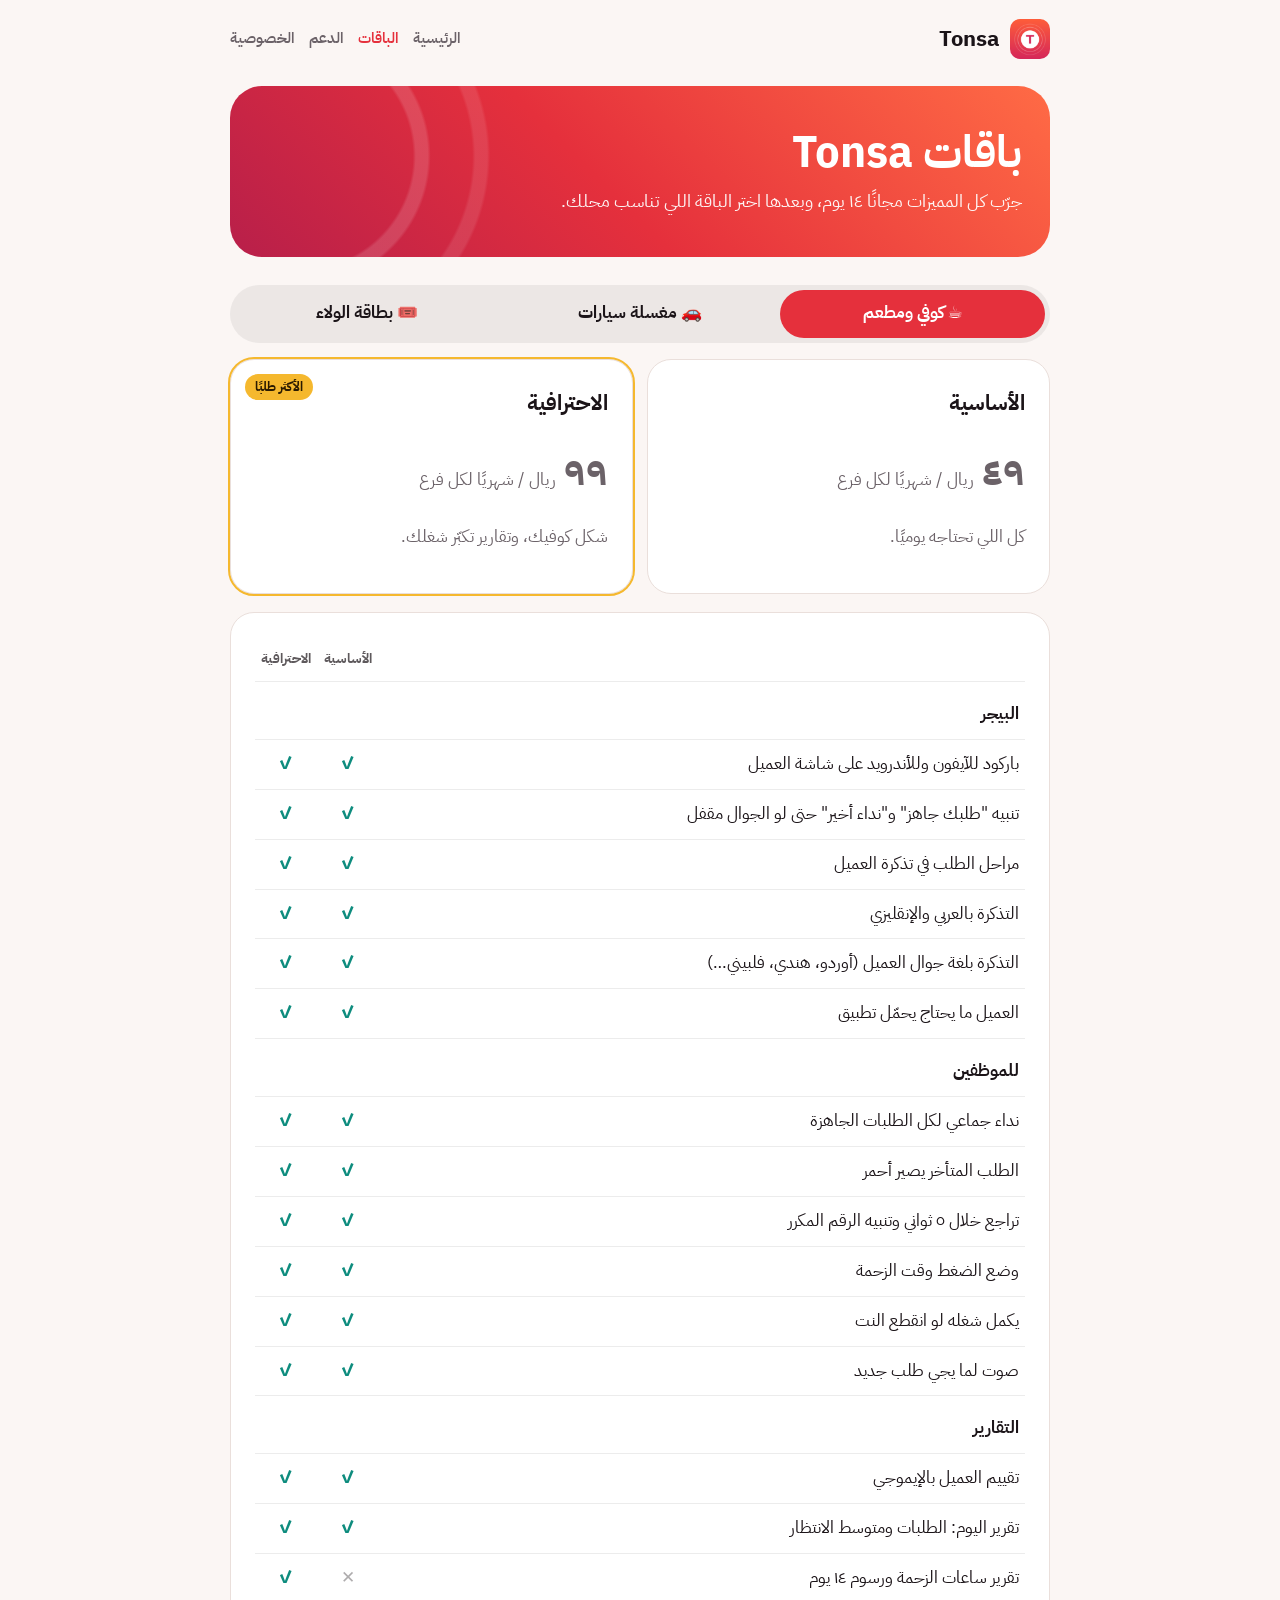
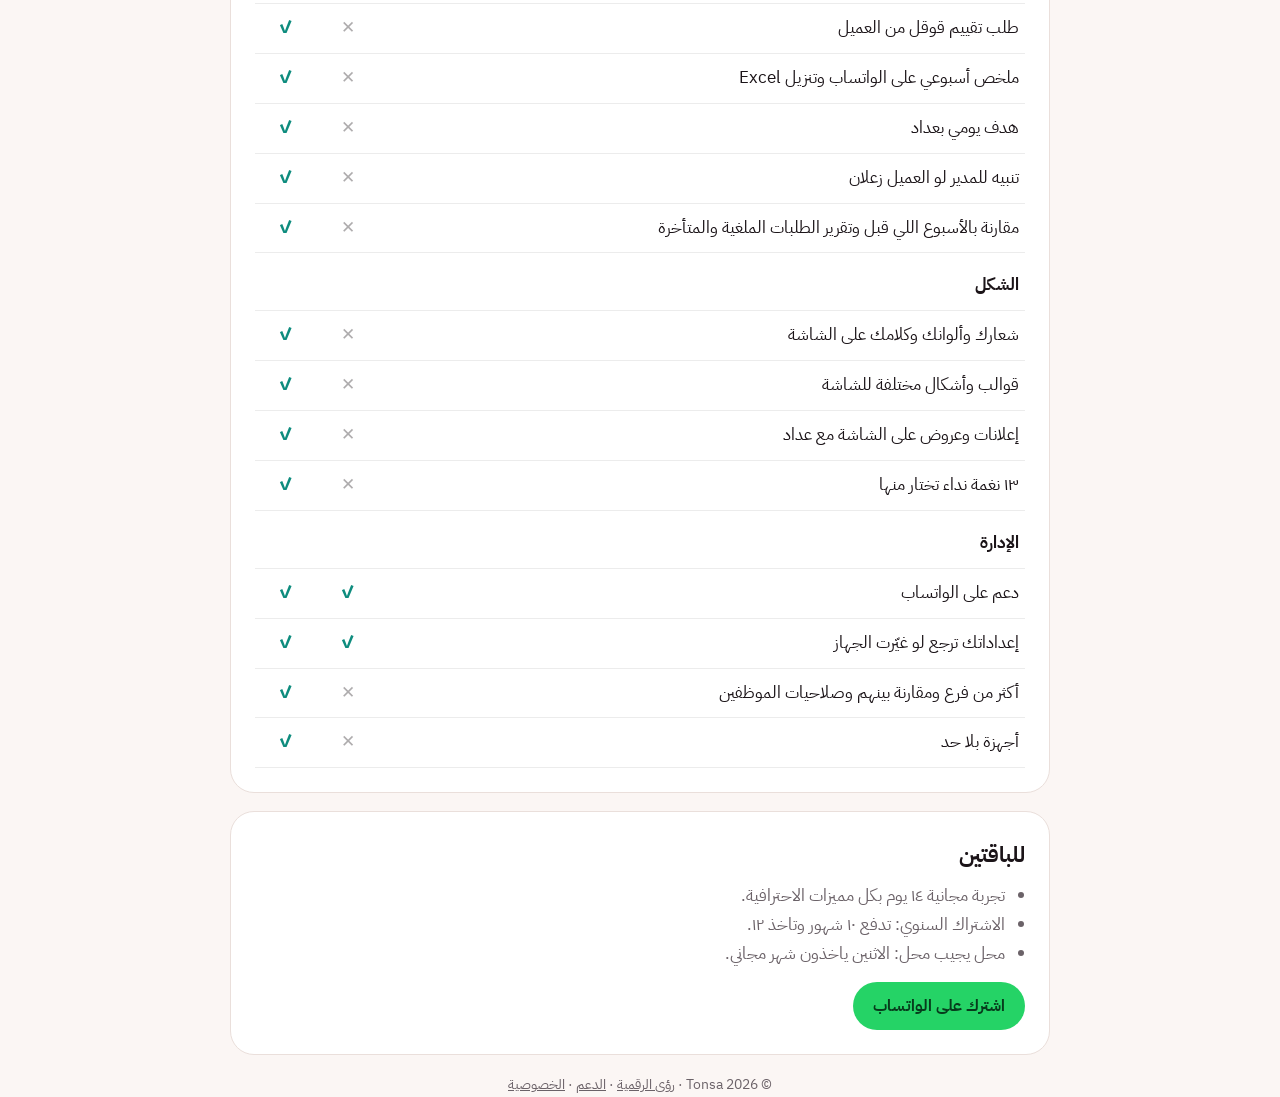
<file: pricing.html>
<!DOCTYPE html><html lang="ar" dir="rtl"><head><meta charset="utf-8"><meta name="viewport" content="width=device-width,initial-scale=1"><meta name="theme-color" content="#E5303C">
<link rel="icon" href="favicon.png"><link rel="apple-touch-icon" href="apple-touch-icon.png">
<link rel="preconnect" href="https://fonts.googleapis.com"><link rel="preconnect" href="https://fonts.gstatic.com" crossorigin>
<link href="https://fonts.googleapis.com/css2?family=IBM+Plex+Sans+Arabic:wght@400;600;700&display=swap" rel="stylesheet"><link rel="stylesheet" href="style.css"><title>الباقات — Tonsa</title></head><body>
<header class="top wrap"><a class="brand" href="./"><img src="icon.png" alt="">Tonsa</a>
<nav><a href="./" >الرئيسية</a><a href="pricing.html" aria-current=page>الباقات</a><a href="support.html">الدعم</a><a href="privacy.html" >الخصوصية</a></nav></header>
<main class="wrap">
<section class="hero"><h1>باقات Tonsa</h1><p>جرّب كل المميزات مجانًا ١٤ يوم، وبعدها اختر الباقة اللي تناسب محلك.</p></section>
<div class="kinds" role="tablist" aria-label="نوع المحل">
 <button role="tab" id="t-cafe" aria-controls="p-cafe" aria-selected="true">☕ كوفي ومطعم</button>
 <button role="tab" id="t-wash" aria-controls="p-wash" aria-selected="false">🚗 مغسلة سيارات</button>
 <button role="tab" id="t-loyal" aria-controls="p-loyal" aria-selected="false">🎟️ بطاقة الولاء</button>
</div>
<div class="panel" id="p-cafe">
<section class="plans">
 <div class="card plan"><h2>الأساسية</h2><p class="price"><b>٤٩</b> ريال / شهريًا لكل فرع</p><p>كل اللي تحتاجه يوميًا.</p></div>
 <div class="card plan pro"><span class="tag">الأكثر طلبًا</span><h2>الاحترافية</h2><p class="price"><b>٩٩</b> ريال / شهريًا لكل فرع</p><p>شكل كوفيك، وتقارير تكبّر شغلك.</p></div>
</section>
<section class="card"><table class="cmp"><thead><tr><th></th><th>الأساسية</th><th>الاحترافية</th></tr></thead><tbody><tr class="sec"><th colspan="3">البيجر</th></tr><tr><td>باركود للآيفون وللأندرويد على شاشة العميل</td><td class="y" aria-label="موجودة">✓</td><td class="y" aria-label="موجودة">✓</td></tr><tr><td>تنبيه "طلبك جاهز" و"نداء أخير" حتى لو الجوال مقفل</td><td class="y" aria-label="موجودة">✓</td><td class="y" aria-label="موجودة">✓</td></tr><tr><td>مراحل الطلب في تذكرة العميل</td><td class="y" aria-label="موجودة">✓</td><td class="y" aria-label="موجودة">✓</td></tr><tr><td>التذكرة بالعربي والإنقليزي</td><td class="y" aria-label="موجودة">✓</td><td class="y" aria-label="موجودة">✓</td></tr><tr><td>التذكرة بلغة جوال العميل (أوردو، هندي، فلبيني…)</td><td class="y" aria-label="موجودة">✓</td><td class="y" aria-label="موجودة">✓</td></tr><tr><td>العميل ما يحتاج يحمّل تطبيق</td><td class="y" aria-label="موجودة">✓</td><td class="y" aria-label="موجودة">✓</td></tr><tr class="sec"><th colspan="3">للموظفين</th></tr><tr><td>نداء جماعي لكل الطلبات الجاهزة</td><td class="y" aria-label="موجودة">✓</td><td class="y" aria-label="موجودة">✓</td></tr><tr><td>الطلب المتأخر يصير أحمر</td><td class="y" aria-label="موجودة">✓</td><td class="y" aria-label="موجودة">✓</td></tr><tr><td>تراجع خلال ٥ ثواني وتنبيه الرقم المكرر</td><td class="y" aria-label="موجودة">✓</td><td class="y" aria-label="موجودة">✓</td></tr><tr><td>وضع الضغط وقت الزحمة</td><td class="y" aria-label="موجودة">✓</td><td class="y" aria-label="موجودة">✓</td></tr><tr><td>يكمل شغله لو انقطع النت</td><td class="y" aria-label="موجودة">✓</td><td class="y" aria-label="موجودة">✓</td></tr><tr><td>صوت لما يجي طلب جديد</td><td class="y" aria-label="موجودة">✓</td><td class="y" aria-label="موجودة">✓</td></tr><tr class="sec"><th colspan="3">التقارير</th></tr><tr><td>تقييم العميل بالإيموجي</td><td class="y" aria-label="موجودة">✓</td><td class="y" aria-label="موجودة">✓</td></tr><tr><td>تقرير اليوم: الطلبات ومتوسط الانتظار</td><td class="y" aria-label="موجودة">✓</td><td class="y" aria-label="موجودة">✓</td></tr><tr><td>تقرير ساعات الزحمة ورسوم ١٤ يوم</td><td class="n" aria-label="غير موجودة">✕</td><td class="y" aria-label="موجودة">✓</td></tr><tr><td>طلب تقييم قوقل من العميل</td><td class="n" aria-label="غير موجودة">✕</td><td class="y" aria-label="موجودة">✓</td></tr><tr><td>ملخص أسبوعي على الواتساب وتنزيل Excel</td><td class="n" aria-label="غير موجودة">✕</td><td class="y" aria-label="موجودة">✓</td></tr><tr><td>هدف يومي بعداد</td><td class="n" aria-label="غير موجودة">✕</td><td class="y" aria-label="موجودة">✓</td></tr><tr><td>تنبيه للمدير لو العميل زعلان</td><td class="n" aria-label="غير موجودة">✕</td><td class="y" aria-label="موجودة">✓</td></tr><tr><td>مقارنة بالأسبوع اللي قبل وتقرير الطلبات الملغية والمتأخرة</td><td class="n" aria-label="غير موجودة">✕</td><td class="y" aria-label="موجودة">✓</td></tr><tr class="sec"><th colspan="3">الشكل</th></tr><tr><td>شعارك وألوانك وكلامك على الشاشة</td><td class="n" aria-label="غير موجودة">✕</td><td class="y" aria-label="موجودة">✓</td></tr><tr><td>قوالب وأشكال مختلفة للشاشة</td><td class="n" aria-label="غير موجودة">✕</td><td class="y" aria-label="موجودة">✓</td></tr><tr><td>إعلانات وعروض على الشاشة مع عداد</td><td class="n" aria-label="غير موجودة">✕</td><td class="y" aria-label="موجودة">✓</td></tr><tr><td>١٣ نغمة نداء تختار منها</td><td class="n" aria-label="غير موجودة">✕</td><td class="y" aria-label="موجودة">✓</td></tr><tr class="sec"><th colspan="3">الإدارة</th></tr><tr><td>دعم على الواتساب</td><td class="y" aria-label="موجودة">✓</td><td class="y" aria-label="موجودة">✓</td></tr><tr><td>إعداداتك ترجع لو غيّرت الجهاز</td><td class="y" aria-label="موجودة">✓</td><td class="y" aria-label="موجودة">✓</td></tr><tr><td>أكثر من فرع ومقارنة بينهم وصلاحيات الموظفين</td><td class="n" aria-label="غير موجودة">✕</td><td class="y" aria-label="موجودة">✓</td></tr><tr><td>أجهزة بلا حد</td><td class="n" aria-label="غير موجودة">✕</td><td class="y" aria-label="موجودة">✓</td></tr></tbody></table></section></div><div class="panel" id="p-wash" hidden>
<section class="plans">
 <div class="card plan"><h2>الأساسية</h2><p class="price"><b>٧٩</b> ريال / شهريًا لكل فرع</p><p>كل اللي تحتاجه يوميًا.</p></div>
 <div class="card plan pro"><span class="tag">الأكثر طلبًا</span><h2>الاحترافية</h2><p class="price"><b>١٤٩</b> ريال / شهريًا لكل فرع</p><p>شكل مغسلتك، وأدوات تزيد دخلك.</p></div>
</section>
<section class="card"><table class="cmp"><thead><tr><th></th><th>الأساسية</th><th>الاحترافية</th></tr></thead><tbody><tr class="sec"><th colspan="3">المغسلة</th></tr><tr><td>باركود المغسلة: العميل يسجّل سيارته بنفسه</td><td class="y" aria-label="موجودة">✓</td><td class="y" aria-label="موجودة">✓</td></tr><tr><td>اللوحة واللون والخدمات والمجموع عند الموظف</td><td class="y" aria-label="موجودة">✓</td><td class="y" aria-label="موجودة">✓</td></tr><tr><td>خدماتك وأسعارك</td><td class="y" aria-label="موجودة">✓</td><td class="y" aria-label="موجودة">✓</td></tr><tr><td>تنبيه "سيارتك جاهزة" حتى لو الجوال مقفل</td><td class="y" aria-label="موجودة">✓</td><td class="y" aria-label="موجودة">✓</td></tr><tr><td>اتصال بالعميل بضغطة</td><td class="y" aria-label="موجودة">✓</td><td class="y" aria-label="موجودة">✓</td></tr><tr><td>لوحة باركود جاهزة للطباعة</td><td class="y" aria-label="موجودة">✓</td><td class="y" aria-label="موجودة">✓</td></tr><tr><td>العميل ما يحتاج يحمّل تطبيق</td><td class="y" aria-label="موجودة">✓</td><td class="y" aria-label="موجودة">✓</td></tr><tr><td>التذكرة بلغة جوال العميل (أوردو، هندي، فلبيني…)</td><td class="y" aria-label="موجودة">✓</td><td class="y" aria-label="موجودة">✓</td></tr><tr class="sec"><th colspan="3">للمغسلة الاحترافية</th></tr><tr><td>عداد الغسيل وتنبيه لو تأخرت السيارة</td><td class="n" aria-label="غير موجودة">✕</td><td class="y" aria-label="موجودة">✓</td></tr><tr><td>عرض خدمة إضافية والعميل ينتظر</td><td class="n" aria-label="غير موجودة">✕</td><td class="y" aria-label="موجودة">✓</td></tr><tr><td>قائمة فحص قبل التسليم</td><td class="n" aria-label="غير موجودة">✕</td><td class="y" aria-label="موجودة">✓</td></tr><tr><td>تذكير العميل بالغسيل بعد أسبوعين</td><td class="n" aria-label="غير موجودة">✕</td><td class="y" aria-label="موجودة">✓</td></tr><tr class="sec"><th colspan="3">للموظفين</th></tr><tr><td>نداء جماعي لكل الطلبات الجاهزة</td><td class="y" aria-label="موجودة">✓</td><td class="y" aria-label="موجودة">✓</td></tr><tr><td>الطلب المتأخر يصير أحمر</td><td class="y" aria-label="موجودة">✓</td><td class="y" aria-label="موجودة">✓</td></tr><tr><td>تراجع خلال ٥ ثواني وتنبيه الرقم المكرر</td><td class="y" aria-label="موجودة">✓</td><td class="y" aria-label="موجودة">✓</td></tr><tr><td>وضع الضغط وقت الزحمة</td><td class="y" aria-label="موجودة">✓</td><td class="y" aria-label="موجودة">✓</td></tr><tr><td>يكمل شغله لو انقطع النت</td><td class="y" aria-label="موجودة">✓</td><td class="y" aria-label="موجودة">✓</td></tr><tr><td>صوت لما يجي طلب جديد</td><td class="y" aria-label="موجودة">✓</td><td class="y" aria-label="موجودة">✓</td></tr><tr class="sec"><th colspan="3">التقارير</th></tr><tr><td>تقييم العميل بالإيموجي</td><td class="y" aria-label="موجودة">✓</td><td class="y" aria-label="موجودة">✓</td></tr><tr><td>تقرير اليوم: السيارات ومتوسط الانتظار</td><td class="y" aria-label="موجودة">✓</td><td class="y" aria-label="موجودة">✓</td></tr><tr><td>دخلك بالريال وأكثر خدمة تنطلب</td><td class="n" aria-label="غير موجودة">✕</td><td class="y" aria-label="موجودة">✓</td></tr><tr><td>تقرير ساعات الزحمة ورسوم ١٤ يوم</td><td class="n" aria-label="غير موجودة">✕</td><td class="y" aria-label="موجودة">✓</td></tr><tr><td>طلب تقييم قوقل من العميل</td><td class="n" aria-label="غير موجودة">✕</td><td class="y" aria-label="موجودة">✓</td></tr><tr><td>ملخص أسبوعي على الواتساب وتنزيل Excel</td><td class="n" aria-label="غير موجودة">✕</td><td class="y" aria-label="موجودة">✓</td></tr><tr><td>تنبيه للمدير لو العميل زعلان</td><td class="n" aria-label="غير موجودة">✕</td><td class="y" aria-label="موجودة">✓</td></tr><tr><td>مقارنة بالأسبوع اللي قبل وتقرير الطلبات الملغية والمتأخرة</td><td class="n" aria-label="غير موجودة">✕</td><td class="y" aria-label="موجودة">✓</td></tr><tr class="sec"><th colspan="3">الشكل</th></tr><tr><td>شعارك وألوانك وكلامك على الشاشة</td><td class="n" aria-label="غير موجودة">✕</td><td class="y" aria-label="موجودة">✓</td></tr><tr><td>قوالب وأشكال مختلفة للشاشة</td><td class="n" aria-label="غير موجودة">✕</td><td class="y" aria-label="موجودة">✓</td></tr><tr><td>إعلانات وعروض على الشاشة مع عداد</td><td class="n" aria-label="غير موجودة">✕</td><td class="y" aria-label="موجودة">✓</td></tr><tr><td>١٣ نغمة نداء تختار منها</td><td class="n" aria-label="غير موجودة">✕</td><td class="y" aria-label="موجودة">✓</td></tr><tr class="sec"><th colspan="3">الإدارة</th></tr><tr><td>دعم على الواتساب</td><td class="y" aria-label="موجودة">✓</td><td class="y" aria-label="موجودة">✓</td></tr><tr><td>إعداداتك ترجع لو غيّرت الجهاز</td><td class="y" aria-label="موجودة">✓</td><td class="y" aria-label="موجودة">✓</td></tr><tr><td>أكثر من فرع ومقارنة بينهم وصلاحيات الموظفين</td><td class="n" aria-label="غير موجودة">✕</td><td class="y" aria-label="موجودة">✓</td></tr><tr><td>أجهزة بلا حد</td><td class="n" aria-label="غير موجودة">✕</td><td class="y" aria-label="موجودة">✓</td></tr></tbody></table></section></div>
<section class="card"><h2>للباقتين</h2><ul><li>تجربة مجانية ١٤ يوم بكل مميزات الاحترافية.</li><li>الاشتراك السنوي: تدفع ١٠ شهور وتاخذ ١٢.</li><li>محل يجيب محل: الاثنين ياخذون شهر مجاني.</li></ul>
<div class="contact"><a class="btn wa" href="https://wa.me/966505484034?text=%D8%A3%D8%A8%D9%8A%20%D8%A3%D8%B4%D8%AA%D8%B1%D9%83%20%D9%81%D9%8A%20Tonsa">اشترك على الواتساب</a></div></section>
<div class="panel" id="p-loyal" hidden>
<section class="plans">
 <div class="card plan"><h2>الولاء الأساسية</h2><p class="price"><b>٣٩</b> ريال / شهريًا لكل فرع</p><p>كل اللي تحتاجه بطاقة الأختام، بتصميمك وألوانك.</p></div>
 <div class="card plan pro"><h2>الولاء الاحترافية</h2><p class="price"><b>٥٩</b> ريال / شهريًا لكل فرع</p><p>تصميم على كيفك بالكامل، وأدوات ترجّع العميل.</p></div>
</section>
<p style="text-align:center;opacity:.8">اشتراك لحاله، مو مع باقة البيجر. تقدر تشترك فيه لحاله أو مع البيجر.</p>
<section class="card"><table class="cmp"><thead><tr><th></th><th>الأساسية</th><th>الاحترافية</th></tr></thead><tbody><tr><td>العميل ياخذ البطاقة بمسح باركود، بدون تطبيق</td><td class="y" aria-label="موجودة">✓</td><td class="y" aria-label="موجودة">✓</td></tr><tr><td>الكاشير يمسح بطاقة العميل ويحط الختم</td><td class="y" aria-label="موجودة">✓</td><td class="y" aria-label="موجودة">✓</td></tr><tr><td>عدد الأختام والمكافأة وأختام هدية</td><td class="y" aria-label="موجودة">✓</td><td class="y" aria-label="موجودة">✓</td></tr><tr><td>قوالب جاهزة، ألوانك وشعارك وشكل الختم</td><td class="y" aria-label="موجودة">✓</td><td class="y" aria-label="موجودة">✓</td></tr><tr><td>ترتيب الأختام: صفوف أو دائرة أو طريق، وزوايا البطاقة</td><td class="y" aria-label="موجودة">✓</td><td class="y" aria-label="موجودة">✓</td></tr><tr><td>ظهر البطاقة: الدوام والجوال والموقع والشروط</td><td class="y" aria-label="موجودة">✓</td><td class="y" aria-label="موجودة">✓</td></tr><tr><td>ملصق للكاشير بتصميم بطاقتك</td><td class="y" aria-label="موجودة">✓</td><td class="y" aria-label="موجودة">✓</td></tr><tr><td>أرقام البطاقة، وموظفين وأجهزة بلا حد</td><td class="y" aria-label="موجودة">✓</td><td class="y" aria-label="موجودة">✓</td></tr><tr><td>صورة ختمك وصورة خلفية</td><td class="n" aria-label="غير موجودة">✕</td><td class="y" aria-label="موجودة">✓</td></tr><tr><td>تدرّج لوني ونقشات (سدو، نجدي، حبوب قهوة…)</td><td class="n" aria-label="غير موجودة">✕</td><td class="y" aria-label="موجودة">✓</td></tr><tr><td>خطوط عربية، ولمعة، وحركة الختم وصوته</td><td class="n" aria-label="غير موجودة">✕</td><td class="y" aria-label="موجودة">✓</td></tr><tr><td>مستويات للعميل (برونزي، فضي، ذهبي)</td><td class="n" aria-label="غير موجودة">✕</td><td class="y" aria-label="موجودة">✓</td></tr><tr><td>تنبيه "قرّبت" و"مكافأتك جاهزة"</td><td class="n" aria-label="غير موجودة">✕</td><td class="y" aria-label="موجودة">✓</td></tr><tr><td>قائمة العملاء اللي بدوا يغيبون</td><td class="n" aria-label="غير موجودة">✕</td><td class="y" aria-label="موجودة">✓</td></tr><tr><td>بوست انستقرام وستوري جاهز</td><td class="n" aria-label="غير موجودة">✕</td><td class="y" aria-label="موجودة">✓</td></tr><tr><td>تصميم مجدول (رمضان، اليوم الوطني…)</td><td class="n" aria-label="غير موجودة">✕</td><td class="y" aria-label="موجودة">✓</td></tr><tr><td>نسخ التصميم لكل فروعك</td><td class="n" aria-label="غير موجودة">✕</td><td class="y" aria-label="موجودة">✓</td></tr><tr><td>إضافة البطاقة لـ Apple Wallet <span class="soon">قريبًا</span></td><td class="n" aria-label="غير موجودة">✕</td><td class="y" aria-label="موجودة">✓</td></tr></tbody></table></section></div>
</main>
<style>
.plans{display:grid;grid-template-columns:1fr 1fr;gap:14px}@media(max-width:620px){.plans{grid-template-columns:1fr}}
.plan{position:relative}.plan.pro{outline:2px solid #F5B82E}.tag{position:absolute;top:14px;left:14px;background:#F5B82E;color:#2A1A00;font-weight:700;font-size:13px;border-radius:999px;padding:2px 10px}
.kinds{display:flex;gap:8px;margin:0 0 16px;background:rgba(127,127,127,.12);padding:5px;border-radius:999px}
.kinds button{flex:1;min-height:48px;border:0;border-radius:999px;background:transparent;color:inherit;font:inherit;font-weight:700;font-size:17px;cursor:pointer}
.kinds button[aria-selected=true]{background:#E5303C;color:#fff}
.soon{display:inline-block;font-size:12px;font-weight:700;color:#5B6CF0;background:rgba(91,108,240,.12);border-radius:999px;padding:1px 8px;margin-inline-start:6px}
[hidden]{display:none!important}
.price{font-size:17px}.price b{font-size:40px;margin-left:4px}
.cmp{width:100%;border-collapse:collapse}.cmp th,.cmp td{padding:10px 6px;text-align:right;border-bottom:1px solid rgba(127,127,127,.15)}
.cmp thead th{font-size:14px;opacity:.7;text-align:center}.cmp td.y,.cmp td.n{text-align:center;width:62px;font-weight:700;padding:10px 2px}
.cmp td.y{color:#0E8C7E}.cmp td.n{opacity:.35}.cmp tr.sec th{padding-top:18px;font-size:17px}
</style>
<script>
(function(){const tabs=[...document.querySelectorAll('.kinds button')];
function show(k){tabs.forEach(t=>{const on=t.getAttribute('aria-controls')===k;t.setAttribute('aria-selected',on);document.getElementById(t.getAttribute('aria-controls')).hidden=!on;});}
tabs.forEach(t=>t.onclick=()=>{const k=t.getAttribute('aria-controls');show(k);history.replaceState(null,'','#'+k.slice(2));});
if(location.hash==='#wash')show('p-wash');if(location.hash==='#loyal')show('p-loyal');})();
</script>
<footer class="wrap">© 2026 Tonsa · <a href="https://digitalinsights.sa">رؤى الرقمية</a> · <a href="support.html">الدعم</a> · <a href="privacy.html">الخصوصية</a></footer></body></html>
</file>
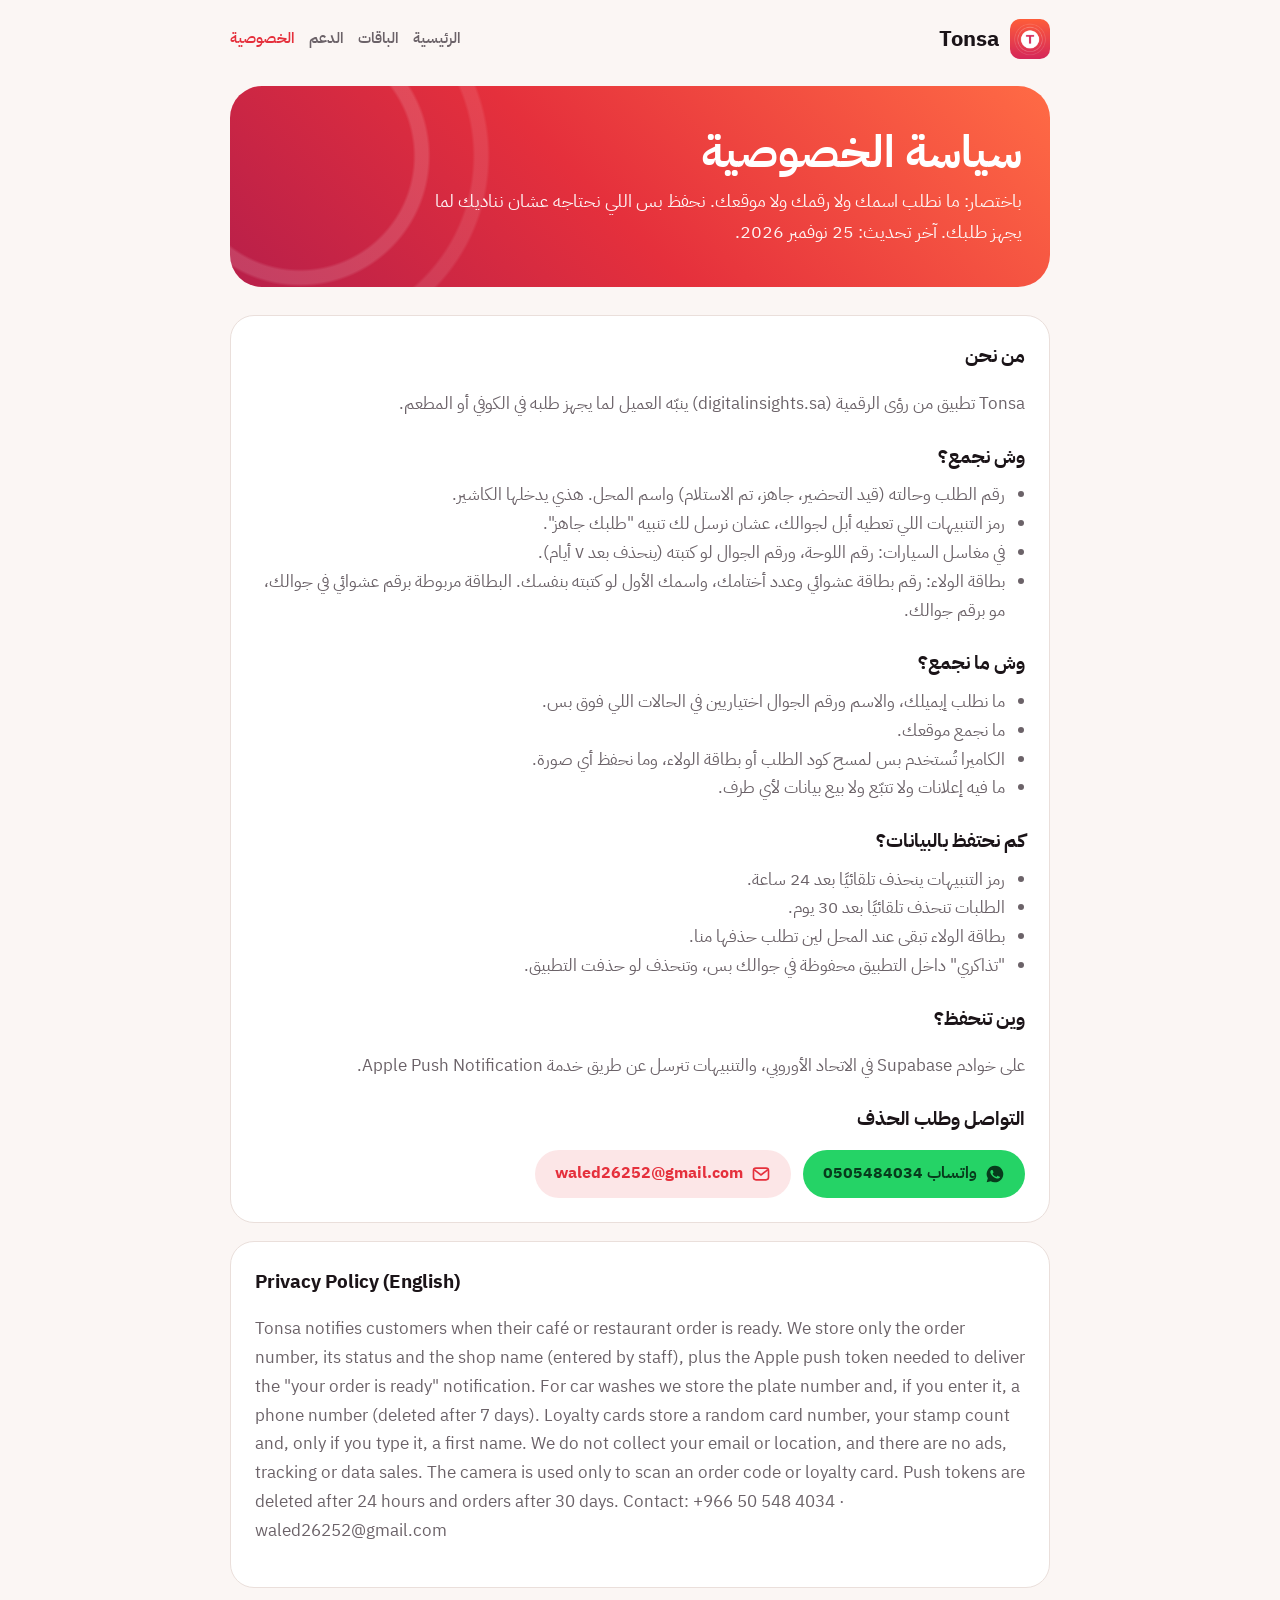
<file: privacy.html>
<!DOCTYPE html><html lang="ar" dir="rtl"><head><meta charset="utf-8"><meta name="viewport" content="width=device-width,initial-scale=1"><meta name="theme-color" content="#E5303C">
<link rel="icon" href="favicon.png"><link rel="apple-touch-icon" href="apple-touch-icon.png">
<link rel="preconnect" href="https://fonts.googleapis.com"><link rel="preconnect" href="https://fonts.gstatic.com" crossorigin>
<link href="https://fonts.googleapis.com/css2?family=IBM+Plex+Sans+Arabic:wght@400;600;700&display=swap" rel="stylesheet"><link rel="stylesheet" href="style.css"><title>سياسة الخصوصية — Tonsa</title></head><body>
<header class="top wrap"><a class="brand" href="./"><img src="icon.png" alt="">Tonsa</a>
<nav><a href="./" >الرئيسية</a><a href="pricing.html">الباقات</a><a href="support.html" >الدعم</a><a href="privacy.html" aria-current=page>الخصوصية</a></nav></header>
<main class="wrap">
<section class="hero"><h1>سياسة الخصوصية</h1><p>باختصار: ما نطلب اسمك ولا رقمك ولا موقعك. نحفظ بس اللي نحتاجه عشان نناديك لما يجهز طلبك. آخر تحديث: 25 نوفمبر 2026.</p></section>
<section class="card legal">
<h2>من نحن</h2><p>Tonsa تطبيق من رؤى الرقمية (digitalinsights.sa) ينبّه العميل لما يجهز طلبه في الكوفي أو المطعم.</p>
<h2>وش نجمع؟</h2><ul><li>رقم الطلب وحالته (قيد التحضير، جاهز، تم الاستلام) واسم المحل. هذي يدخلها الكاشير.</li><li>رمز التنبيهات اللي تعطيه أبل لجوالك، عشان نرسل لك تنبيه "طلبك جاهز".</li><li>في مغاسل السيارات: رقم اللوحة، ورقم الجوال لو كتبته (ينحذف بعد ٧ أيام).</li><li>بطاقة الولاء: رقم بطاقة عشوائي وعدد أختامك، واسمك الأول لو كتبته بنفسك. البطاقة مربوطة برقم عشوائي في جوالك، مو برقم جوالك.</li></ul>
<h2>وش ما نجمع؟</h2><ul><li>ما نطلب إيميلك، والاسم ورقم الجوال اختياريين في الحالات اللي فوق بس.</li><li>ما نجمع موقعك.</li><li>الكاميرا تُستخدم بس لمسح كود الطلب أو بطاقة الولاء، وما نحفظ أي صورة.</li><li>ما فيه إعلانات ولا تتبّع ولا بيع بيانات لأي طرف.</li></ul>
<h2>كم نحتفظ بالبيانات؟</h2><ul><li>رمز التنبيهات ينحذف تلقائيًا بعد 24 ساعة.</li><li>الطلبات تنحذف تلقائيًا بعد 30 يوم.</li><li>بطاقة الولاء تبقى عند المحل لين تطلب حذفها منا.</li><li>"تذاكري" داخل التطبيق محفوظة في جوالك بس، وتنحذف لو حذفت التطبيق.</li></ul>
<h2>وين تنحفظ؟</h2><p>على خوادم Supabase في الاتحاد الأوروبي، والتنبيهات تنرسل عن طريق خدمة Apple Push Notification.</p>
<h2>التواصل وطلب الحذف</h2><div class="contact"><a class="btn wa" href="https://wa.me/966505484034"><svg viewBox="0 0 24 24" fill="currentColor" aria-hidden="true"><path d="M12 2a10 10 0 0 0-8.6 15.1L2 22l5-1.3A10 10 0 1 0 12 2zm5.3 14.2c-.2.6-1.3 1.2-1.8 1.2-.5.1-1 .2-3.3-.7-2.8-1.1-4.5-3.9-4.7-4.1-.1-.2-1.1-1.5-1.1-2.9s.7-2 1-2.3c.2-.3.5-.3.7-.3h.5c.2 0 .4 0 .6.5l.9 2.1c.1.2.1.4 0 .6l-.4.6-.4.4c-.1.2-.3.3-.1.6.2.3.8 1.3 1.7 2.1 1.2 1 2.1 1.3 2.4 1.5.3.1.5.1.6-.1l.9-1c.2-.3.4-.2.7-.1l2 1c.3.1.5.2.5.3.1.2.1.8-.1 1.4z"/></svg> واتساب 0505484034</a><a class="btn mail" href="mailto:waled26252@gmail.com"><svg viewBox="0 0 24 24" fill="none" stroke="currentColor" stroke-width="2" aria-hidden="true"><rect x="3" y="5" width="18" height="14" rx="3"/><path d="m4 7 8 6 8-6"/></svg> waled26252@gmail.com</a></div>
</section>
<section class="card en legal"><h2>Privacy Policy (English)</h2><p>Tonsa notifies customers when their café or restaurant order is ready. We store only the order number, its status and the shop name (entered by staff), plus the Apple push token needed to deliver the "your order is ready" notification. For car washes we store the plate number and, if you enter it, a phone number (deleted after 7 days). Loyalty cards store a random card number, your stamp count and, only if you type it, a first name. We do not collect your email or location, and there are no ads, tracking or data sales. The camera is used only to scan an order code or loyalty card. Push tokens are deleted after 24 hours and orders after 30 days. Contact: +966 50 548 4034 · waled26252@gmail.com</p></section>
</main>
<footer class="wrap">© 2026 Tonsa · <a href="https://digitalinsights.sa">رؤى الرقمية</a> · <a href="support.html">الدعم</a> · <a href="privacy.html">الخصوصية</a></footer></body></html>
</file>
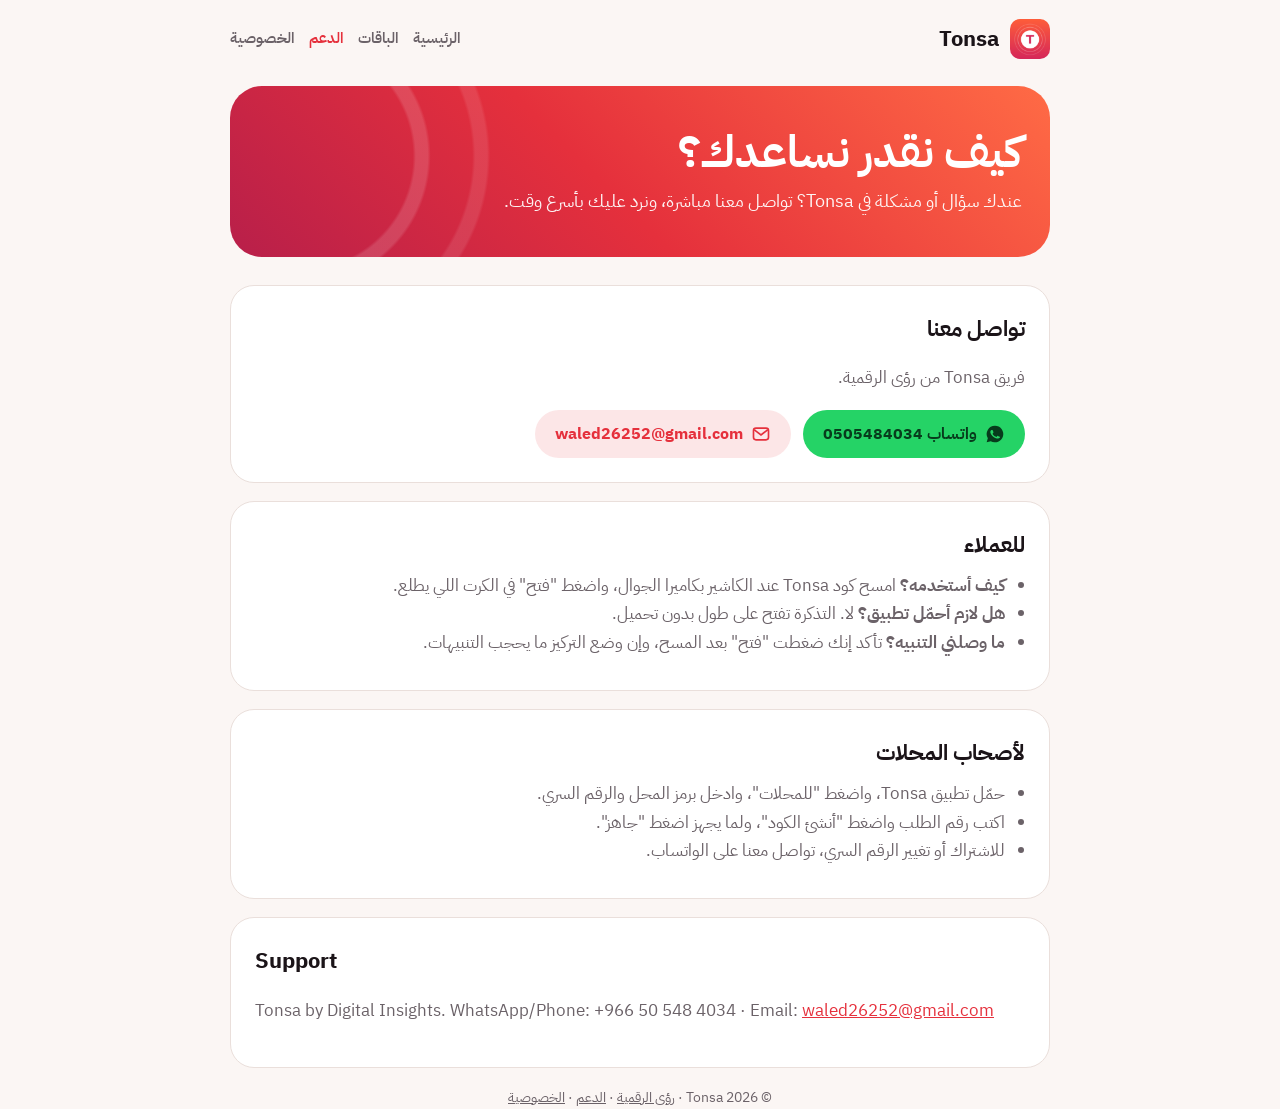
<file: support.html>
<!DOCTYPE html><html lang="ar" dir="rtl"><head><meta charset="utf-8"><meta name="viewport" content="width=device-width,initial-scale=1"><meta name="theme-color" content="#E5303C">
<link rel="icon" href="favicon.png"><link rel="apple-touch-icon" href="apple-touch-icon.png">
<link rel="preconnect" href="https://fonts.googleapis.com"><link rel="preconnect" href="https://fonts.gstatic.com" crossorigin>
<link href="https://fonts.googleapis.com/css2?family=IBM+Plex+Sans+Arabic:wght@400;600;700&display=swap" rel="stylesheet"><link rel="stylesheet" href="style.css"><title>الدعم — Tonsa</title></head><body>
<header class="top wrap"><a class="brand" href="./"><img src="icon.png" alt="">Tonsa</a>
<nav><a href="./" >الرئيسية</a><a href="pricing.html">الباقات</a><a href="support.html" aria-current=page>الدعم</a><a href="privacy.html" >الخصوصية</a></nav></header>
<main class="wrap">
<section class="hero"><h1>كيف نقدر نساعدك؟</h1><p>عندك سؤال أو مشكلة في Tonsa؟ تواصل معنا مباشرة، ونرد عليك بأسرع وقت.</p></section>
<section class="card"><h2>تواصل معنا</h2><p>فريق Tonsa من رؤى الرقمية.</p><div class="contact"><a class="btn wa" href="https://wa.me/966505484034"><svg viewBox="0 0 24 24" fill="currentColor" aria-hidden="true"><path d="M12 2a10 10 0 0 0-8.6 15.1L2 22l5-1.3A10 10 0 1 0 12 2zm5.3 14.2c-.2.6-1.3 1.2-1.8 1.2-.5.1-1 .2-3.3-.7-2.8-1.1-4.5-3.9-4.7-4.1-.1-.2-1.1-1.5-1.1-2.9s.7-2 1-2.3c.2-.3.5-.3.7-.3h.5c.2 0 .4 0 .6.5l.9 2.1c.1.2.1.4 0 .6l-.4.6-.4.4c-.1.2-.3.3-.1.6.2.3.8 1.3 1.7 2.1 1.2 1 2.1 1.3 2.4 1.5.3.1.5.1.6-.1l.9-1c.2-.3.4-.2.7-.1l2 1c.3.1.5.2.5.3.1.2.1.8-.1 1.4z"/></svg> واتساب 0505484034</a><a class="btn mail" href="mailto:waled26252@gmail.com"><svg viewBox="0 0 24 24" fill="none" stroke="currentColor" stroke-width="2" aria-hidden="true"><rect x="3" y="5" width="18" height="14" rx="3"/><path d="m4 7 8 6 8-6"/></svg> waled26252@gmail.com</a></div></section>
<section class="card"><h2>للعملاء</h2><ul><li><b>كيف أستخدمه؟</b> امسح كود Tonsa عند الكاشير بكاميرا الجوال، واضغط "فتح" في الكرت اللي يطلع.</li><li><b>هل لازم أحمّل تطبيق؟</b> لا. التذكرة تفتح على طول بدون تحميل.</li><li><b>ما وصلني التنبيه؟</b> تأكد إنك ضغطت "فتح" بعد المسح، وإن وضع التركيز ما يحجب التنبيهات.</li></ul></section>
<section class="card"><h2>لأصحاب المحلات</h2><ul><li>حمّل تطبيق Tonsa، واضغط "للمحلات"، وادخل برمز المحل والرقم السري.</li><li>اكتب رقم الطلب واضغط "أنشئ الكود"، ولما يجهز اضغط "جاهز".</li><li>للاشتراك أو تغيير الرقم السري، تواصل معنا على الواتساب.</li></ul></section>
<section class="card en"><h2>Support</h2><p>Tonsa by Digital Insights. WhatsApp/Phone: +966 50 548 4034 · Email: <a href="mailto:waled26252@gmail.com">waled26252@gmail.com</a></p></section>
</main>
<footer class="wrap">© 2026 Tonsa · <a href="https://digitalinsights.sa">رؤى الرقمية</a> · <a href="support.html">الدعم</a> · <a href="privacy.html">الخصوصية</a></footer></body></html>
</file>
<file: style.css>
:root{--red:#E5303C;--red2:#FF6B45;--saffron:#F5B82E;--ink:#1B1418;--muted:#6B6268;--paper:#fff;--ground:#FBF6F4;--line:#EADFDB}
@media (prefers-color-scheme:dark){:root{--ink:#F6EFEC;--muted:#B5AAAE;--paper:#211A1D;--ground:#140F11;--line:#3A2F33}}
*{box-sizing:border-box}
html{-webkit-text-size-adjust:100%}
body{margin:0;background:var(--ground);color:var(--ink);font:17px/1.7 "IBM Plex Sans Arabic",system-ui,-apple-system,sans-serif}
a{color:var(--red)}
.wrap{max-width:860px;margin:0 auto;padding:0 20px}
header.top{display:flex;align-items:center;justify-content:space-between;gap:12px;padding:18px 20px;flex-wrap:wrap}
.brand{display:flex;align-items:center;gap:10px;text-decoration:none;color:var(--ink);font-weight:700;font-size:22px}
.brand img{width:40px;height:40px;border-radius:10px}
nav{display:flex;gap:14px}nav a{color:var(--muted);text-decoration:none;font-weight:600;font-size:15px;padding:8px 0}
nav a[aria-current]{color:var(--red)}
.hero{background:linear-gradient(225deg,var(--red2),var(--red) 55%,#B81F4A);color:#fff;border-radius:32px;padding:40px 28px;margin:8px 0 28px;position:relative;overflow:hidden}
.hero::after{content:"";position:absolute;width:420px;height:420px;border-radius:50%;left:-140px;top:-140px;
 background:radial-gradient(circle,transparent 38%,rgba(255,255,255,.14) 39%,rgba(255,255,255,.14) 43%,transparent 44%,transparent 58%,rgba(255,255,255,.1) 59%,rgba(255,255,255,.1) 63%,transparent 64%)}
.hero h1{margin:0 0 8px;font-size:clamp(30px,6vw,44px);line-height:1.2}
.hero p{margin:0;font-size:18px;opacity:.94;max-width:34em;position:relative;z-index:1}
.card{background:var(--paper);border-radius:24px;padding:24px;margin:0 0 18px;border:1px solid var(--line)}
.card h2{margin:0 0 8px;font-size:22px}
.card p,.card li{color:var(--muted)}
.card ul{padding-inline-start:20px;margin:8px 0}
.steps{display:grid;grid-template-columns:repeat(3,minmax(0,1fr));gap:12px;margin:0 0 18px}
.step{background:var(--paper);border:1px solid var(--line);border-radius:22px;padding:18px;text-align:center}
.step b{display:grid;place-items:center;width:40px;height:40px;border-radius:50%;background:color-mix(in srgb,var(--red) 12%,transparent);color:var(--red);margin:0 auto 8px;font-size:18px}
.step span{font-weight:600}
@media (max-width:560px){.step{padding:14px 6px}.step span{font-size:14px}}
/* ticket */
.ticket{display:flex;background:var(--paper);border-radius:24px;overflow:hidden;border:1px solid var(--line);margin:0 0 18px;
 -webkit-mask:radial-gradient(circle 12px at calc(100% - 120px) 0,#0000 98%,#000) top/100% 51% no-repeat,radial-gradient(circle 12px at calc(100% - 120px) 100%,#0000 98%,#000) bottom/100% 51% no-repeat}
.ticket .stub{width:120px;flex:none;background:var(--saffron);color:#2B1A00;display:grid;place-items:center;text-align:center;border-inline-end:2px dashed rgba(0,0,0,.2)}
.ticket .stub small{display:block;font-size:13px;opacity:.75}
.ticket .stub strong{font-size:40px;line-height:1}
.ticket .body{padding:20px}
.ticket .body h2{margin:0 0 4px;font-size:21px}
.contact{display:flex;flex-wrap:wrap;gap:12px;margin-top:14px}
.btn{display:inline-flex;align-items:center;gap:8px;min-height:48px;padding:0 20px;border-radius:999px;font-weight:700;text-decoration:none;font-size:16px}
.btn.wa{background:#25D366;color:#073B1C}
.btn.mail{background:color-mix(in srgb,var(--red) 12%,transparent);color:var(--red)}
.btn svg{width:20px;height:20px}
.legal h2{font-size:19px;margin:22px 0 6px}
.legal h2:first-child{margin-top:0}
.en{direction:ltr;text-align:left}
footer{color:var(--muted);font-size:14px;padding:30px 0 40px;text-align:center}
footer a{color:var(--muted)}
:focus-visible{outline:3px solid var(--saffron);outline-offset:3px;border-radius:8px}
</file>
